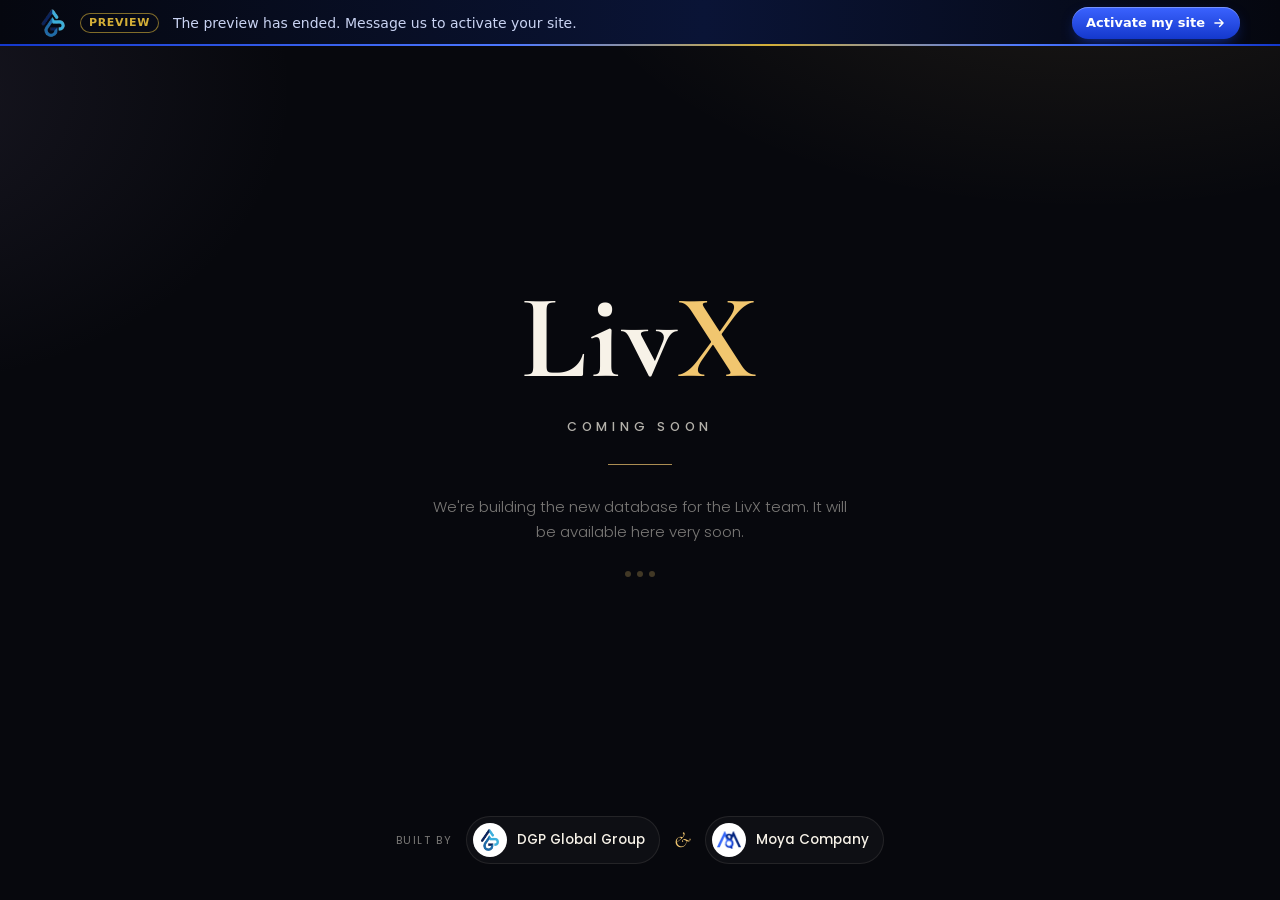
<file: index.html>
<!doctype html>
<html lang="en">
<head>
  <meta charset="utf-8">
  <meta name="viewport" content="width=device-width, initial-scale=1">
  <title>LivX Database · Coming Soon</title>
  <meta name="description" content="The LivX team database is on its way. Coming soon.">
  <meta name="robots" content="noindex">
  <meta name="theme-color" content="#07080d">
  <link rel="icon" href="favicon.svg" type="image/svg+xml">
  <meta property="og:type" content="website">
  <meta property="og:title" content="LivX Database · Coming Soon">
  <meta property="og:description" content="The LivX team database is on its way.">
  <link rel="canonical" href="https://livxteam.dgp-link.com/">
  <meta property="og:url" content="https://livxteam.dgp-link.com/">
  <meta property="og:site_name" content="LivX">
  <meta property="og:locale" content="en_US">
  <meta property="og:image" content="https://livxteam.dgp-link.com/og-image.png">
  <meta property="og:image:width" content="1200">
  <meta property="og:image:height" content="630">
  <meta name="twitter:card" content="summary_large_image">
  <meta name="twitter:title" content="LivX Database · Coming Soon">
  <meta name="twitter:description" content="The LivX team database is on its way.">
  <meta name="twitter:image" content="https://livxteam.dgp-link.com/og-image.png">
  <link rel="preconnect" href="https://fonts.googleapis.com">
  <link rel="preconnect" href="https://fonts.gstatic.com" crossorigin>
  <link href="https://fonts.googleapis.com/css2?family=Cormorant+Garamond:ital,wght@0,600;0,700;1,600&family=Poppins:wght@300;400;500;600&display=swap" rel="stylesheet">
  <link rel="stylesheet" href="assets/css/site.css">
  <style>
    body { min-height: 100vh; min-height: 100svh; display: flex; flex-direction: column; box-sizing: border-box; }
    .soon { flex: 1; display: grid; place-items: center; text-align: center; padding: 48px 20px; }
    .soon .word { font-family: var(--display); font-size: clamp(54px, 12vw, 120px); font-weight: 700; letter-spacing: .02em; line-height: 1; }
    .soon .word b { color: var(--gold); }
    .soon h1 { font-family: var(--body); font-size: 12.5px; font-weight: 500; letter-spacing: .38em; text-transform: uppercase; color: var(--ink-2); margin: 22px 0 0; }
    .soon .line { width: 64px; height: 1px; background: var(--gold); margin: 30px auto; opacity: .7; }
    .soon p { color: var(--ink-3); max-width: 420px; margin: 0 auto; font-weight: 300; }
    .soon .dots { display: inline-flex; gap: 6px; margin-top: 26px; }
    .soon .dots span { width: 6px; height: 6px; border-radius: 50%; background: var(--gold); opacity: .25; animation: pulse 1.4s infinite ease-in-out; }
    .soon .dots span:nth-child(2) { animation-delay: .2s; }
    .soon .dots span:nth-child(3) { animation-delay: .4s; }
    @keyframes pulse { 50% { opacity: 1; } }
    @media (prefers-reduced-motion: reduce) { .soon .dots span { animation: none; opacity: .6; } }
    .foot { display: flex; justify-content: center; padding: 0 20px 36px; }
  </style>
</head>
<body>
  <main class="soon">
    <div>
      <div class="word">Liv<b>X</b></div>
      <h1>Coming soon</h1>
      <div class="line"></div>
      <p>We're building the new database for the LivX team. It will be available here very soon.</p>
      <div class="dots" aria-hidden="true"><span></span><span></span><span></span></div>
    </div>
  </main>
  <div class="foot">
    <div class="by">
      <span class="lbl">Built by</span>
      <span class="agency"><span class="lg"><img src="assets/img/dgp-mark.png" alt=""></span>DGP Global Group</span>
      <span class="amp">&amp;</span>
      <span class="agency"><span class="lg"><img src="assets/img/moya-mark.png" alt=""></span>Moya Company</span>
    </div>
  </div>
  <script src="assets/dgp-trial.js" data-expires="2026-11-18T23:59:59-06:00" data-site="LivX" defer></script>
</body>
</html>
</file>
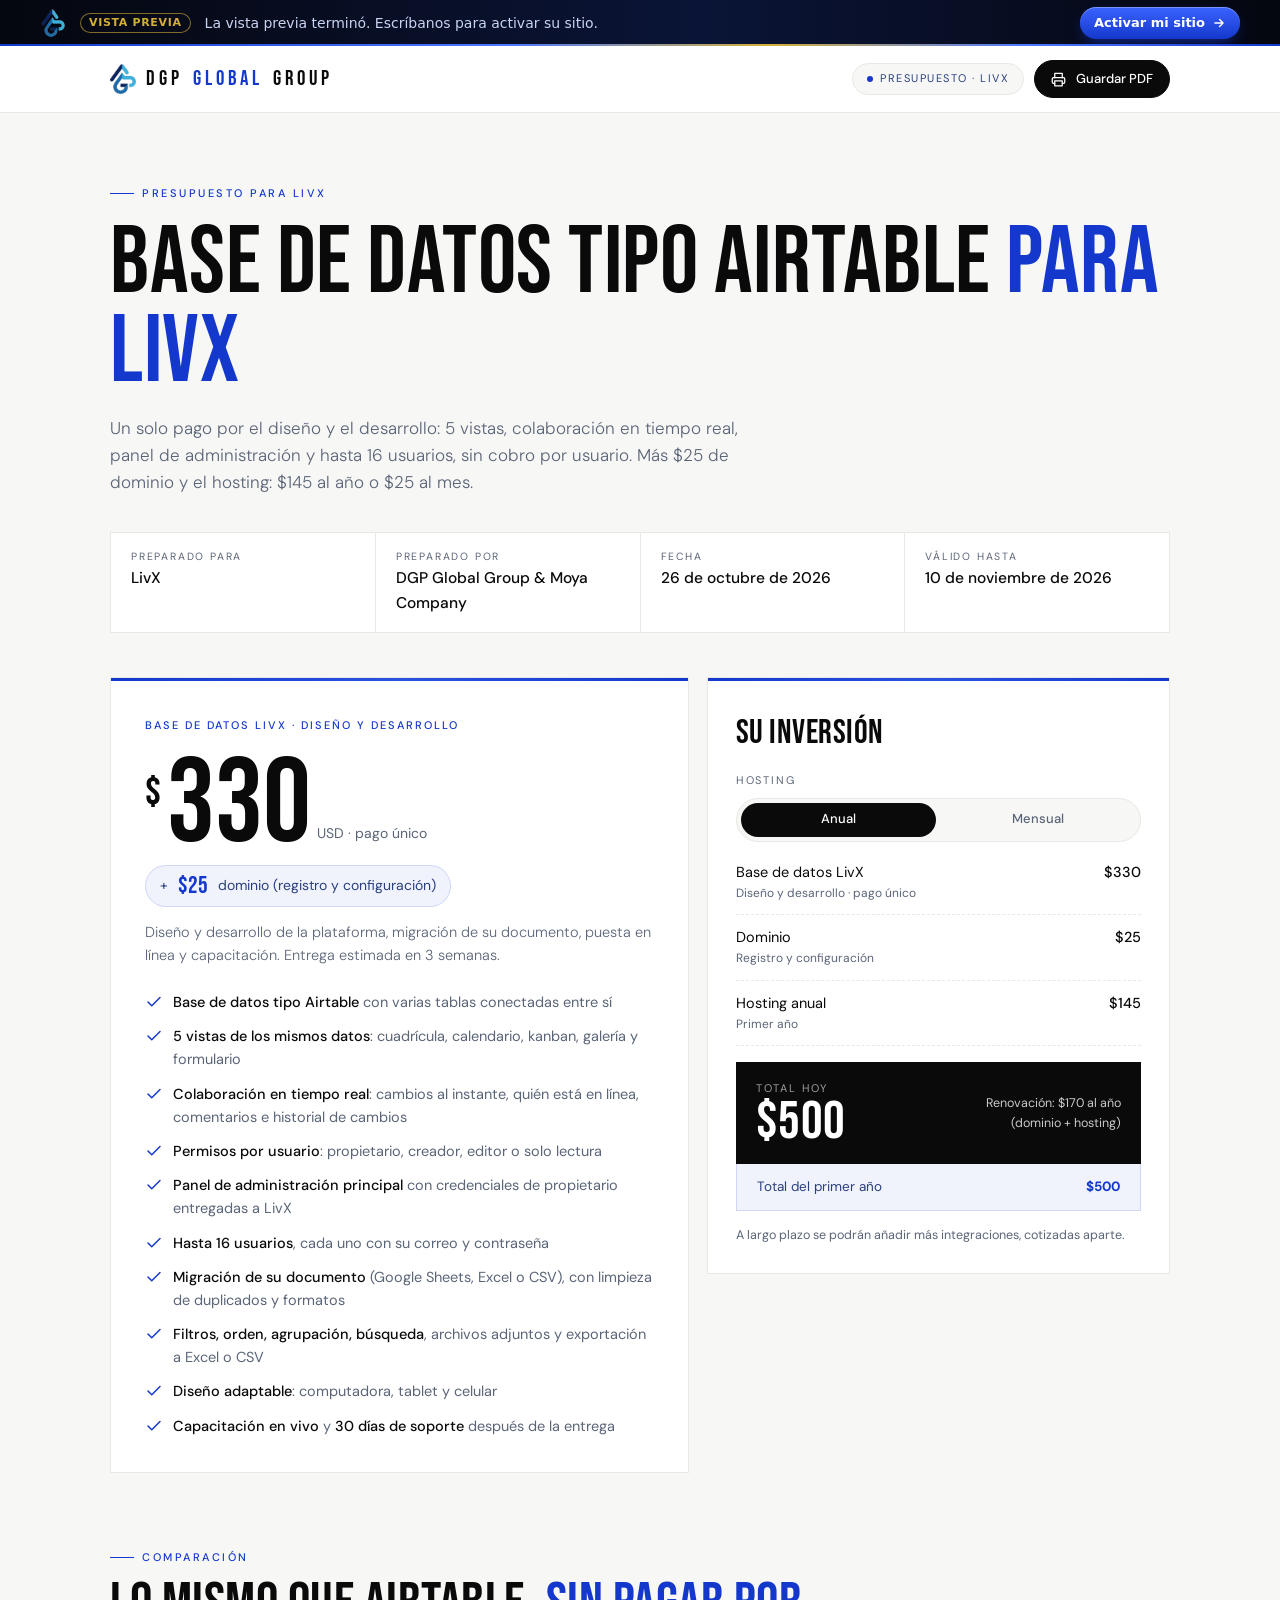
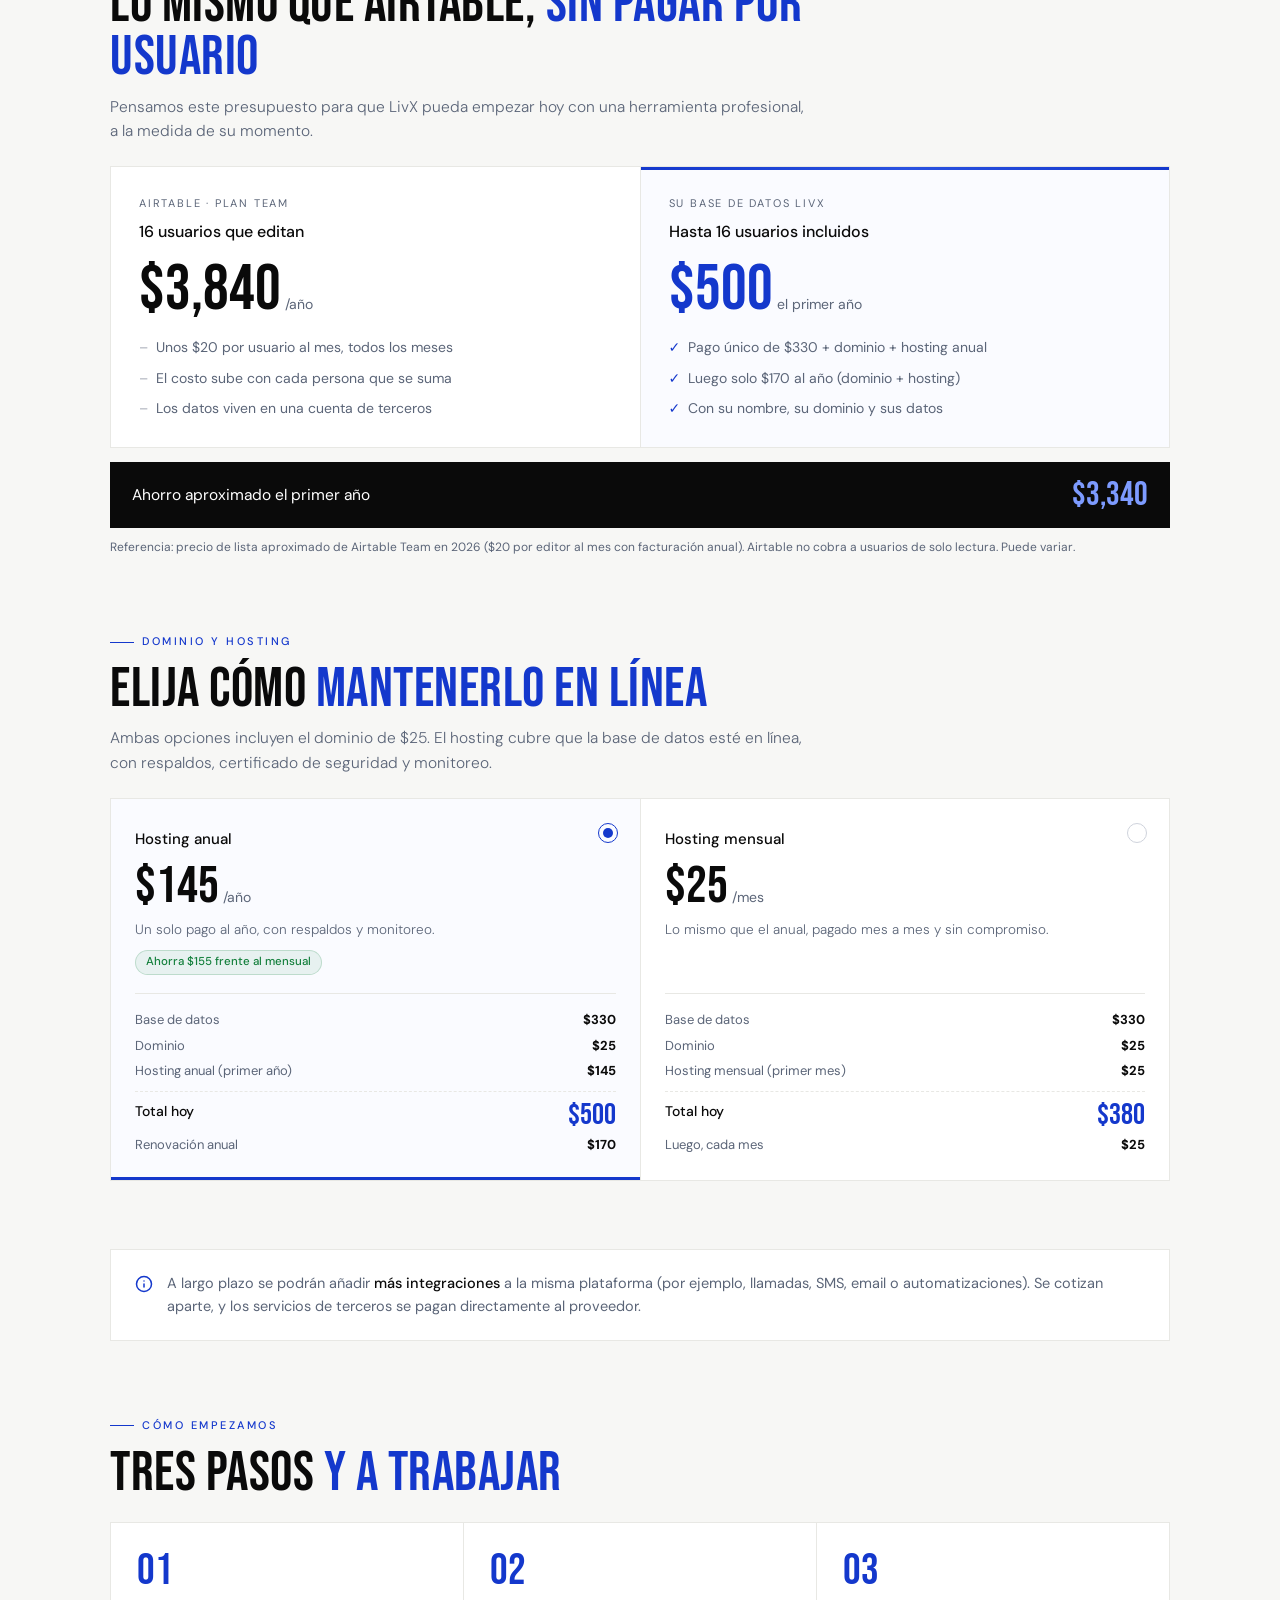
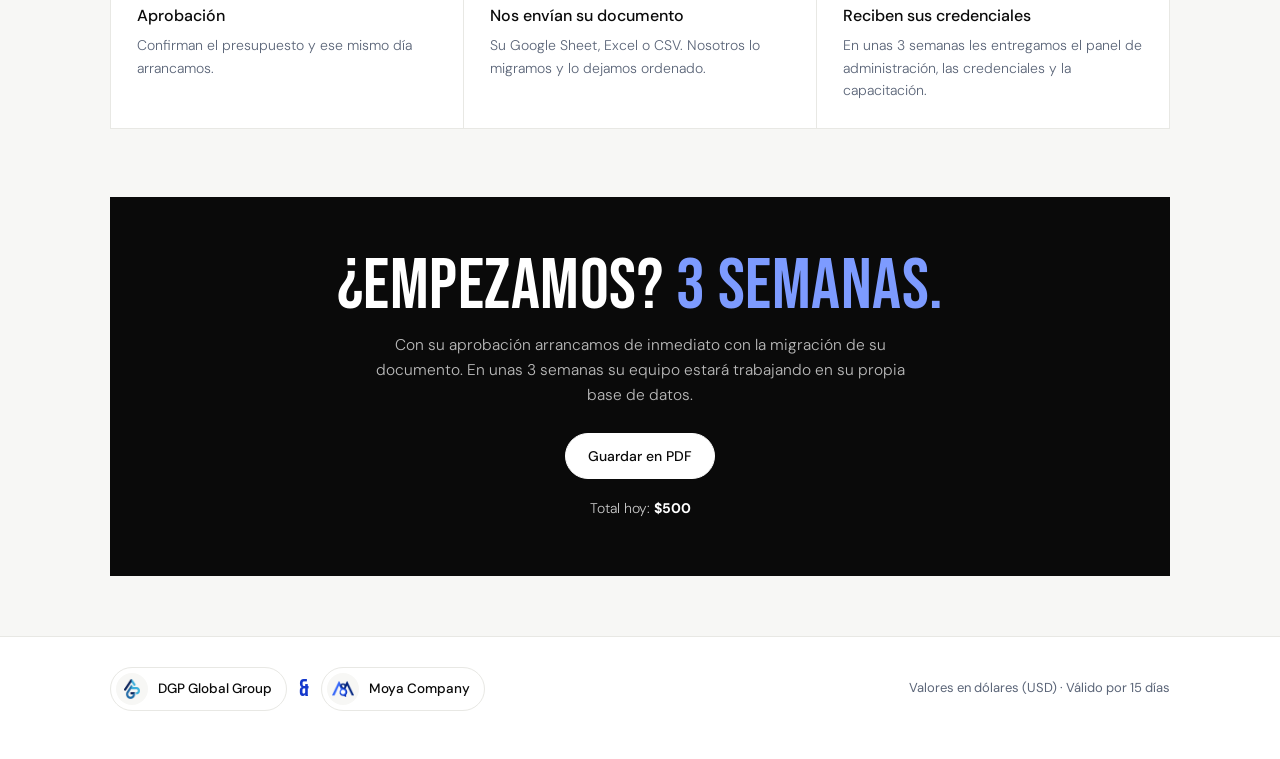
<file: presupuesto/index.html>
<!doctype html>
<html lang="es">
<head>
  <meta charset="utf-8">
  <meta name="viewport" content="width=device-width, initial-scale=1">
  <title>Presupuesto Base de Datos · LivX</title>
  <meta name="description" content="Presupuesto de la base de datos tipo Airtable para LivX: $330 USD pago único más $25 de dominio. Hosting de $145 al año o $25 al mes.">
  <meta name="robots" content="noindex">
  <meta name="theme-color" content="#ffffff">
  <meta property="og:type" content="website">
  <meta property="og:title" content="Presupuesto Base de Datos para LivX">
  <meta property="og:description" content="$330 USD pago único + $25 de dominio. Hosting: $145/año o $25/mes.">
  <link rel="icon" href="../assets/img/dgp-mark.png" type="image/png">
  <link rel="canonical" href="https://livxteam.dgp-link.com/presupuesto/">
  <meta property="og:url" content="https://livxteam.dgp-link.com/presupuesto/">
  <meta property="og:site_name" content="DGP Global Group">
  <meta property="og:locale" content="es_US">
  <meta property="og:image" content="https://livxteam.dgp-link.com/presupuesto/og-image.png">
  <meta property="og:image:width" content="1200">
  <meta property="og:image:height" content="630">
  <meta name="twitter:card" content="summary_large_image">
  <meta name="twitter:title" content="Presupuesto Base de Datos para LivX">
  <meta name="twitter:description" content="$330 USD pago único + $25 de dominio. Hosting: $145/año o $25/mes.">
  <meta name="twitter:image" content="https://livxteam.dgp-link.com/presupuesto/og-image.png">
  <link rel="preconnect" href="https://fonts.googleapis.com">
  <link rel="preconnect" href="https://fonts.gstatic.com" crossorigin>
  <link href="https://fonts.googleapis.com/css2?family=Bebas+Neue&family=DM+Sans:ital,wght@0,300;0,400;0,500;0,700;1,300&display=swap" rel="stylesheet">
  <style>
    /* Estilo DGP Global Group: claro, legible, azul de marca */
    :root {
      color-scheme: light;
      --white: #ffffff;
      --off: #f7f7f5;
      --black: #0a0a0a;
      --text: #1d2433;
      --soft: #5b6578;
      --muted: #2a3f7e;
      --blue: #1438cc;
      --blue-l: #2a52e0;
      --blue-bg: rgba(20, 56, 204, .06);
      --border: #e8e8e4;
      --good: #15803d;
      --display: "Bebas Neue", Impact, sans-serif;
      --body: "DM Sans", system-ui, -apple-system, "Segoe UI", sans-serif;
    }
    * { box-sizing: border-box; }
    html, body { margin: 0; }
    /* --dgp-trial-h: height of the DGP trial bar (set by assets/dgp-trial.js; 0 when absent) */
    html { scroll-behavior: smooth; scroll-padding-top: calc(76px + var(--dgp-trial-h, 0px)); }
    body { padding-top: var(--dgp-trial-h, 0px); font-family: var(--body); font-size: 15.5px; line-height: 1.6; color: var(--text); background: var(--off); -webkit-font-smoothing: antialiased; }
    a { color: inherit; }
    h1, h2, h3, p { margin: 0; }
    svg.i { width: 18px; height: 18px; stroke: currentColor; fill: none; stroke-width: 2; stroke-linecap: round; stroke-linejoin: round; flex: none; }
    .wrap { max-width: 1100px; margin: 0 auto; padding: 0 20px; }

    /* Barra superior */
    .top { position: sticky; top: var(--dgp-trial-h, 0px); z-index: 20; background: rgba(255, 255, 255, .92); backdrop-filter: blur(12px); -webkit-backdrop-filter: blur(12px); border-bottom: 1px solid var(--border); }
    .top .wrap { display: flex; align-items: center; justify-content: space-between; gap: 12px; height: 66px; }
    .top .right { display: flex; gap: 10px; align-items: center; }
    .logo { display: flex; align-items: center; gap: 10px; font-family: var(--display); font-size: 21px; letter-spacing: 4px; color: var(--black); white-space: nowrap; }
    .logo img { width: 26px; height: auto; }
    .logo span { color: var(--blue); }
    .badge { display: inline-flex; align-items: center; gap: 7px; background: var(--off); border: 1px solid var(--border); border-radius: 100px; padding: 6px 14px; font-size: 11px; color: var(--muted); letter-spacing: 1.5px; text-transform: uppercase; }
    .badge .dot { width: 6px; height: 6px; border-radius: 50%; background: var(--blue); }

    /* Botones */
    .btn { display: inline-flex; align-items: center; justify-content: center; gap: 10px; height: 46px; padding: 0 22px; border-radius: 100px; font: inherit; font-size: 14px; font-weight: 500; cursor: pointer; text-decoration: none; white-space: nowrap; border: 1px solid var(--black); background: var(--black); color: var(--white); transition: background .25s, transform .25s, box-shadow .25s, border-color .25s; }
    .btn:hover { background: var(--blue); border-color: var(--blue); transform: translateY(-3px); box-shadow: 0 14px 32px rgba(20, 56, 204, .28); }
    .btn.sm { height: 38px; padding: 0 16px; font-size: 13px; }
    .btn.sm svg.i { width: 15px; height: 15px; }

    /* Portada */
    .hero { padding: 64px 0 34px; }
    .eyebrow { display: inline-flex; align-items: center; gap: 8px; font-size: 11px; letter-spacing: 2.5px; text-transform: uppercase; color: var(--blue); font-weight: 500; }
    .eyebrow::before { content: ""; width: 24px; height: 1px; background: var(--blue); }
    .hero h1 { font-family: var(--display); font-weight: 400; font-size: clamp(52px, 8vw, 96px); line-height: .92; color: var(--black); margin: 18px 0; letter-spacing: .5px; }
    .hero h1 span { color: var(--blue); }
    .hero .lead { font-size: 17px; color: var(--soft); max-width: 640px; font-weight: 300; }
    .meta { display: grid; grid-template-columns: repeat(4, minmax(0, 1fr)); gap: 1px; background: var(--border); border: 1px solid var(--border); margin-top: 36px; }
    .meta > div { background: var(--white); padding: 16px 20px; }
    .meta small { display: block; font-size: 10.5px; letter-spacing: 1.8px; text-transform: uppercase; color: var(--soft); }
    .meta strong { font-weight: 500; color: var(--black); }

    section { padding: 34px 0; }
    .sec-head { margin-bottom: 22px; max-width: 700px; }
    .sec-head h2 { font-family: var(--display); font-weight: 400; font-size: clamp(36px, 5vw, 56px); line-height: .95; color: var(--black); margin-top: 12px; letter-spacing: .5px; }
    .sec-head h2 span { color: var(--blue); }
    .sec-head p { color: var(--soft); margin-top: 10px; font-weight: 300; }

    .card { background: var(--white); border: 1px solid var(--border); position: relative; overflow: hidden; }
    .card.line::before { content: ""; position: absolute; top: 0; left: 0; right: 0; height: 3px; background: linear-gradient(90deg, var(--blue), var(--blue-l), var(--blue)); }

    /* Inversión */
    .price-wrap { display: grid; grid-template-columns: minmax(0, 1.25fr) minmax(0, 1fr); gap: 18px; align-items: start; }
    .price-card { padding: 34px; }
    .price-card .lbl { font-size: 11px; letter-spacing: 2px; text-transform: uppercase; color: var(--blue); font-weight: 500; }
    .price { display: flex; align-items: flex-start; gap: 6px; margin: 14px 0 6px; color: var(--black); flex-wrap: wrap; }
    .price .cur { font-family: var(--display); font-size: 40px; margin-top: 10px; }
    .price .amt { font-family: var(--display); font-size: 120px; line-height: .9; }
    .price .per { align-self: flex-end; margin-bottom: 14px; color: var(--soft); font-size: 14px; }
    .plus { display: inline-flex; align-items: center; gap: 10px; margin-bottom: 14px; padding: 8px 14px; background: var(--blue-bg); border: 1px solid rgba(20, 56, 204, .15); border-radius: 100px; font-size: 14px; color: var(--muted); }
    .plus b { font-family: var(--display); font-weight: 400; font-size: 24px; line-height: 1; color: var(--blue); }
    .price-sub { color: var(--soft); font-size: 14.5px; font-weight: 300; }
    .checks { list-style: none; padding: 0; margin: 24px 0 0; display: grid; gap: 11px; }
    .checks li { display: flex; gap: 10px; font-size: 14.5px; color: var(--soft); }
    .checks li strong { color: var(--black); font-weight: 500; }
    .checks svg.i { color: var(--blue); margin-top: 2px; }

    .summary { padding: 28px; position: sticky; top: calc(86px + var(--dgp-trial-h, 0px)); }
    .summary h3 { font-family: var(--display); font-weight: 400; font-size: 34px; color: var(--black); letter-spacing: .5px; }
    .seg-lbl { font-size: 11px; letter-spacing: 1.8px; text-transform: uppercase; color: var(--soft); margin-top: 12px; }
    .seg { display: grid; grid-template-columns: repeat(2, 1fr); gap: 4px; padding: 4px; background: var(--off); border: 1px solid var(--border); border-radius: 100px; margin: 8px 0 8px; }
    .seg button { font: inherit; font-size: 13px; font-weight: 500; height: 34px; border: 0; border-radius: 100px; background: none; color: var(--soft); cursor: pointer; transition: background .2s, color .2s; }
    .seg button.on { background: var(--black); color: var(--white); }
    .sum-line { display: flex; justify-content: space-between; gap: 12px; padding: 11px 0; border-bottom: 1px dashed var(--border); font-size: 14.5px; color: var(--black); }
    .sum-line small { display: block; color: var(--soft); font-size: 12px; }
    .sum-line span:last-child { font-variant-numeric: tabular-nums; font-weight: 500; white-space: nowrap; }
    .sum-total { margin-top: 16px; padding: 18px 20px; background: var(--black); color: var(--white); display: flex; justify-content: space-between; align-items: center; gap: 12px; }
    .sum-total small { display: block; font-size: 11px; letter-spacing: 1.8px; text-transform: uppercase; color: rgba(255, 255, 255, .6); }
    .sum-total strong { font-family: var(--display); font-weight: 400; font-size: 54px; line-height: .9; letter-spacing: .5px; }
    .sum-total .then { text-align: right; font-size: 12.5px; color: rgba(255, 255, 255, .78); max-width: 160px; }
    .sum-year { display: flex; justify-content: space-between; gap: 12px; padding: 12px 20px; background: var(--blue-bg); border: 1px solid rgba(20, 56, 204, .15); border-top: 0; font-size: 13.5px; color: var(--muted); }
    .sum-year b { color: var(--blue); font-variant-numeric: tabular-nums; }
    .sum-note { font-size: 12.5px; color: var(--soft); margin-top: 14px; }

    /* Hosting */
    .opts { display: grid; grid-template-columns: repeat(2, minmax(0, 1fr)); gap: 1px; background: var(--border); border: 1px solid var(--border); }
    .opt { position: relative; padding: 28px 24px 24px; cursor: pointer; background: var(--white); display: flex; flex-direction: column; transition: background .2s; }
    .opt:hover { background: #fbfbff; }
    .opt input { position: absolute; opacity: 0; pointer-events: none; }
    .opt::after { content: ""; position: absolute; left: 0; right: 0; bottom: 0; height: 3px; background: var(--blue); transform: scaleX(0); transform-origin: left; transition: transform .35s cubic-bezier(.22, 1, .36, 1); }
    .opt.on { background: #fafbff; }
    .opt.on::after { transform: scaleX(1); }
    .opt .radio { position: absolute; top: 24px; right: 22px; width: 20px; height: 20px; border-radius: 50%; border: 1.5px solid #cfd3dc; display: grid; place-items: center; }
    .opt.on .radio { border-color: var(--blue); }
    .opt.on .radio::after { content: ""; width: 10px; height: 10px; border-radius: 50%; background: var(--blue); }
    .opt input:focus-visible ~ .radio { outline: 2px solid var(--blue); outline-offset: 2px; }
    .opt h3 { font-size: 15px; font-weight: 500; color: var(--black); }
    .opt .pr { font-family: var(--display); font-size: 52px; line-height: 1; color: var(--black); margin: 10px 0 6px; }
    .opt .pr small { font-family: var(--body); font-size: 14px; color: var(--soft); }
    .opt p { font-size: 13.5px; color: var(--soft); font-weight: 300; }
    .opt .save { align-self: flex-start; margin-top: 10px; font-size: 11.5px; font-weight: 500; color: var(--good); background: rgba(21, 128, 61, .08); border: 1px solid rgba(21, 128, 61, .2); border-radius: 100px; padding: 2px 10px; }
    .opt .tot { margin-top: auto; padding-top: 16px; border-top: 1px solid var(--border); display: grid; gap: 5px; }
    .opt .tot-wrap { margin-top: 18px; flex: 1; display: flex; flex-direction: column; }
    .opt .tot div { display: flex; justify-content: space-between; gap: 10px; font-size: 13px; color: var(--soft); }
    .opt .tot b { color: var(--black); font-weight: 700; font-variant-numeric: tabular-nums; white-space: nowrap; }
    .opt .tot .big { margin-top: 4px; padding-top: 8px; border-top: 1px dashed var(--border); font-size: 14px; color: var(--black); font-weight: 500; }
    .opt .tot .big b { font-family: var(--display); font-weight: 400; font-size: 30px; line-height: 1; color: var(--blue); }

    .callout { padding: 22px 24px; display: flex; gap: 14px; align-items: flex-start; }
    .callout svg.i { color: var(--blue); margin-top: 3px; }
    .callout p { color: var(--soft); font-size: 14.5px; }
    .callout strong { color: var(--black); font-weight: 500; }


    .cta { text-align: center; padding: 56px 24px; background: var(--black); color: var(--white); border: 0; }
    .cta h2 { font-family: var(--display); font-weight: 400; font-size: clamp(44px, 6vw, 72px); line-height: .95; letter-spacing: .5px; }
    .cta h2 span { color: #7d9bff; }
    .cta p { color: rgba(255, 255, 255, .72); margin: 12px auto 26px; max-width: 560px; font-weight: 300; }
    .cta .btn { background: var(--white); color: var(--black); border-color: var(--white); }
    .cta .btn:hover { background: var(--blue); border-color: var(--blue); color: var(--white); }
    .cta .total-line { margin: 18px auto 0; font-size: 14px; color: rgba(255, 255, 255, .78); }
    .cta .total-line strong { color: var(--white); }

    .by { display: flex; align-items: center; gap: 12px; flex-wrap: wrap; }
    .agency { display: inline-flex; align-items: center; gap: 10px; padding: 5px 14px 5px 5px; border-radius: 100px; background: var(--white); border: 1px solid var(--border); font-size: 13.5px; font-weight: 500; color: var(--black); }
    .agency .lg { width: 32px; height: 32px; border-radius: 50%; background: var(--off); display: grid; place-items: center; }
    .agency .lg img { max-width: 22px; max-height: 20px; }
    .amp { font-family: var(--display); font-size: 24px; color: var(--blue); }
    footer { padding: 30px 0 48px; color: var(--soft); font-size: 13px; border-top: 1px solid var(--border); margin-top: 26px; background: var(--white); }
    footer .wrap { display: flex; justify-content: space-between; align-items: center; gap: 16px; flex-wrap: wrap; }

    /* Comparación y pasos */
    .vs { display: grid; grid-template-columns: minmax(0, 1fr) minmax(0, 1fr); gap: 1px; background: var(--border); border: 1px solid var(--border); }
    .vs > div { background: var(--white); padding: 28px; }
    .vs .us { background: #fafbff; position: relative; }
    .vs .us::before { content: ""; position: absolute; top: 0; left: 0; right: 0; height: 3px; background: linear-gradient(90deg, var(--blue), var(--blue-l), var(--blue)); }
    .vs small { display: block; font-size: 11px; letter-spacing: 1.8px; text-transform: uppercase; color: var(--soft); }
    .vs h3 { font-size: 16px; font-weight: 500; color: var(--black); margin-top: 6px; }
    .vs .big { font-family: var(--display); font-size: 64px; line-height: 1; margin: 14px 0 4px; color: var(--black); }
    .vs .us .big { color: var(--blue); }
    .vs .big small { display: inline; font-family: var(--body); font-size: 14px; letter-spacing: 0; text-transform: none; }
    .vs ul { list-style: none; padding: 0; margin: 14px 0 0; display: grid; gap: 8px; font-size: 14px; color: var(--soft); }
    .vs li { display: flex; gap: 8px; }
    .vs li::before { content: "–"; color: #a3a9b5; }
    .vs .us li::before { content: "✓"; color: var(--blue); font-weight: 700; }
    .save-band { margin-top: 14px; padding: 16px 22px; background: var(--black); color: var(--white); display: flex; justify-content: space-between; align-items: center; gap: 16px; flex-wrap: wrap; }
    .save-band b { font-family: var(--display); font-weight: 400; font-size: 34px; color: #7d9bff; line-height: 1; }
    .fine { font-size: 12px; color: var(--soft); margin-top: 10px; }
    .how { display: grid; grid-template-columns: repeat(3, minmax(0, 1fr)); gap: 1px; background: var(--border); border: 1px solid var(--border); }
    .how > div { background: var(--white); padding: 26px; }
    .how .n { font-family: var(--display); font-size: 44px; line-height: 1; color: var(--blue); }
    .how h3 { font-size: 16px; font-weight: 500; color: var(--black); margin: 10px 0 6px; }
    .how p { font-size: 14px; color: var(--soft); font-weight: 300; }
    @media (max-width: 760px) { .vs, .how { grid-template-columns: minmax(0, 1fr); } }

    @media (max-width: 900px) {
      .price-wrap { grid-template-columns: minmax(0, 1fr); }
      .summary { position: static; }
      .opts { grid-template-columns: minmax(0, 1fr); }
    }
    @media (max-width: 640px) {
      .meta { grid-template-columns: repeat(2, minmax(0, 1fr)); }
      .hero { padding: 40px 0 20px; }
      .price .amt { font-size: 96px; }
      .price-card, .summary { padding: 22px; }
      .badge { display: none; }
      .logo { font-size: 18px; letter-spacing: 3px; }
      .sum-total strong { font-size: 46px; }
      }
    @media print {
      body { background: #fff; font-size: 12.5px; }
      .top, .no-print, #dgp-trial { display: none !important; }
      body { padding-top: 0; }
      .card, .opt { break-inside: avoid; }
      section { padding: 14px 0; }
      .hero { padding: 0 0 10px; }
      .summary { position: static; }
      .cta { background: #fff; color: #000; border: 1px solid var(--border); }
      .cta p, .cta .total-line { color: #333; }
      .cta .total-line strong { color: #000; }
      .sum-total { -webkit-print-color-adjust: exact; print-color-adjust: exact; }
    }
  </style>
</head>
<body>
  <header class="top">
    <div class="wrap">
      <span class="logo"><img src="../assets/img/dgp-mark.png" alt="">DGP <span>GLOBAL</span> GROUP</span>
      <div class="right">
        <span class="badge"><span class="dot"></span>Presupuesto · LivX</span>
        <button class="btn sm no-print" type="button" onclick="window.print()"><svg class="i" viewBox="0 0 24 24"><polyline points="6 9 6 2 18 2 18 9"/><path d="M6 18H4a2 2 0 0 1-2-2v-5a2 2 0 0 1 2-2h16a2 2 0 0 1 2 2v5a2 2 0 0 1-2 2h-2"/><rect x="6" y="14" width="12" height="8"/></svg>Guardar PDF</button>
      </div>
    </div>
  </header>

  <main class="wrap">
    <div class="hero">
      <span class="eyebrow">Presupuesto para LivX</span>
      <h1>Base de datos tipo Airtable <span>para LivX</span></h1>
      <p class="lead">Un solo pago por el diseño y el desarrollo: 5 vistas, colaboración en tiempo real, panel de administración y hasta 16 usuarios, sin cobro por usuario. Más $25 de dominio y el hosting: $145 al año o $25 al mes.</p>
      <div class="meta">
        <div><small>Preparado para</small><strong>LivX</strong></div>
        <div><small>Preparado por</small><strong>DGP Global Group &amp; Moya Company</strong></div>
        <div><small>Fecha</small><strong id="issued">—</strong></div>
        <div><small>Válido hasta</small><strong id="valid">—</strong></div>
      </div>
    </div>

    <!-- Inversión -->
    <section id="inversion" style="padding-top:10px">
      <div class="price-wrap">
        <div class="card line price-card">
          <span class="lbl">Base de datos LivX · diseño y desarrollo</span>
          <div class="price"><span class="cur">$</span><span class="amt">330</span><span class="per">USD · pago único</span></div>
          <div class="plus">+ <b>$25</b> dominio (registro y configuración)</div>
          <p class="price-sub">Diseño y desarrollo de la plataforma, migración de su documento, puesta en línea y capacitación. Entrega estimada en 3 semanas.</p>
          <ul class="checks">
            <li><svg class="i" viewBox="0 0 24 24"><polyline points="20 6 9 17 4 12"/></svg><span><strong>Base de datos tipo Airtable</strong> con varias tablas conectadas entre sí</span></li>
            <li><svg class="i" viewBox="0 0 24 24"><polyline points="20 6 9 17 4 12"/></svg><span><strong>5 vistas de los mismos datos</strong>: cuadrícula, calendario, kanban, galería y formulario</span></li>
            <li><svg class="i" viewBox="0 0 24 24"><polyline points="20 6 9 17 4 12"/></svg><span><strong>Colaboración en tiempo real</strong>: cambios al instante, quién está en línea, comentarios e historial de cambios</span></li>
            <li><svg class="i" viewBox="0 0 24 24"><polyline points="20 6 9 17 4 12"/></svg><span><strong>Permisos por usuario</strong>: propietario, creador, editor o solo lectura</span></li>
            <li><svg class="i" viewBox="0 0 24 24"><polyline points="20 6 9 17 4 12"/></svg><span><strong>Panel de administración principal</strong> con credenciales de propietario entregadas a LivX</span></li>
            <li><svg class="i" viewBox="0 0 24 24"><polyline points="20 6 9 17 4 12"/></svg><span><strong>Hasta 16 usuarios</strong>, cada uno con su correo y contraseña</span></li>
            <li><svg class="i" viewBox="0 0 24 24"><polyline points="20 6 9 17 4 12"/></svg><span><strong>Migración de su documento</strong> (Google Sheets, Excel o CSV), con limpieza de duplicados y formatos</span></li>
            <li><svg class="i" viewBox="0 0 24 24"><polyline points="20 6 9 17 4 12"/></svg><span><strong>Filtros, orden, agrupación, búsqueda</strong>, archivos adjuntos y exportación a Excel o CSV</span></li>
            <li><svg class="i" viewBox="0 0 24 24"><polyline points="20 6 9 17 4 12"/></svg><span><strong>Diseño adaptable</strong>: computadora, tablet y celular</span></li>
            <li><svg class="i" viewBox="0 0 24 24"><polyline points="20 6 9 17 4 12"/></svg><span><strong>Capacitación en vivo</strong> y <strong>30 días de soporte</strong> después de la entrega</span></li>
          </ul>
        </div>

        <aside class="card line summary">
          <h3>Su inversión</h3>
          <div class="seg-lbl no-print">Hosting</div>
          <div class="seg no-print" id="seg" role="group" aria-label="Opción de hosting">
            <button type="button" data-v="year">Anual</button>
            <button type="button" data-v="month">Mensual</button>
          </div>
          <div id="lines"></div>
          <div class="sum-total">
            <div><small>Total hoy</small><strong id="total">—</strong></div>
            <div class="then" id="then"></div>
          </div>
          <div class="sum-year"><span>Total del primer año</span><b id="year">—</b></div>
          <p class="sum-note">A largo plazo se podrán añadir más integraciones, cotizadas aparte.</p>
        </aside>
      </div>
    </section>

    <!-- Comparación -->
    <section id="comparacion">
      <div class="sec-head">
        <span class="eyebrow">Comparación</span>
        <h2>Lo mismo que Airtable, <span>sin pagar por usuario</span></h2>
        <p>Pensamos este presupuesto para que LivX pueda empezar hoy con una herramienta profesional, a la medida de su momento.</p>
      </div>
      <div class="vs">
        <div>
          <small>Airtable · plan Team</small>
          <h3>16 usuarios que editan</h3>
          <div class="big">$3,840<small> /año</small></div>
          <ul><li>Unos $20 por usuario al mes, todos los meses</li><li>El costo sube con cada persona que se suma</li><li>Los datos viven en una cuenta de terceros</li></ul>
        </div>
        <div class="us">
          <small>Su base de datos LivX</small>
          <h3>Hasta 16 usuarios incluidos</h3>
          <div class="big">$500<small> el primer año</small></div>
          <ul><li>Pago único de $330 + dominio + hosting anual</li><li>Luego solo $170 al año (dominio + hosting)</li><li>Con su nombre, su dominio y sus datos</li></ul>
        </div>
      </div>
      <div class="save-band"><span>Ahorro aproximado el primer año</span><b>$3,340</b></div>
      <p class="fine">Referencia: precio de lista aproximado de Airtable Team en 2026 ($20 por editor al mes con facturación anual). Airtable no cobra a usuarios de solo lectura. Puede variar.</p>
    </section>

    <!-- Hosting -->
    <section id="hosting">
      <div class="sec-head">
        <span class="eyebrow">Dominio y hosting</span>
        <h2>Elija cómo <span>mantenerlo en línea</span></h2>
        <p>Ambas opciones incluyen el dominio de $25. El hosting cubre que la base de datos esté en línea, con respaldos, certificado de seguridad y monitoreo.</p>
      </div>
      <div class="opts" id="hostOpts"></div>
    </section>

    <!-- Integraciones -->
    <section id="integraciones">
      <div class="card callout">
        <svg class="i" viewBox="0 0 24 24"><circle cx="12" cy="12" r="10"/><line x1="12" y1="16" x2="12" y2="12"/><line x1="12" y1="8" x2="12.01" y2="8"/></svg>
        <p>A largo plazo se podrán añadir <strong>más integraciones</strong> a la misma plataforma (por ejemplo, llamadas, SMS, email o automatizaciones). Se cotizan aparte, y los servicios de terceros se pagan directamente al proveedor.</p>
      </div>
    </section>

    <!-- Cómo empezamos -->
    <section>
      <div class="sec-head">
        <span class="eyebrow">Cómo empezamos</span>
        <h2>Tres pasos <span>y a trabajar</span></h2>
      </div>
      <div class="how">
        <div><div class="n">01</div><h3>Aprobación</h3><p>Confirman el presupuesto y ese mismo día arrancamos.</p></div>
        <div><div class="n">02</div><h3>Nos envían su documento</h3><p>Su Google Sheet, Excel o CSV. Nosotros lo migramos y lo dejamos ordenado.</p></div>
        <div><div class="n">03</div><h3>Reciben sus credenciales</h3><p>En unas 3 semanas les entregamos el panel de administración, las credenciales y la capacitación.</p></div>
      </div>
    </section>

    <!-- Cierre -->
    <section>
      <div class="card cta">
        <h2>¿Empezamos? <span>3 semanas.</span></h2>
        <p>Con su aprobación arrancamos de inmediato con la migración de su documento. En unas 3 semanas su equipo estará trabajando en su propia base de datos.</p>
        <button class="btn no-print" type="button" onclick="window.print()">Guardar en PDF</button>
        <p class="total-line" id="selNote"></p>
      </div>
    </section>
  </main>

  <footer>
    <div class="wrap">
      <div class="by">
        <span class="agency"><span class="lg"><img src="../assets/img/dgp-mark.png" alt="Logo de DGP Global Group"></span>DGP Global Group</span>
        <span class="amp">&amp;</span>
        <span class="agency"><span class="lg"><img src="../assets/img/moya-mark.png" alt="Logo de Moya Company"></span>Moya Company</span>
      </div>
      <span>Valores en dólares (USD) · Válido por 15 días</span>
    </div>
  </footer>

  <script>
    const PRICE = 330, DOMAIN = 25;
    const HOST = {
      year: {
        title: 'Hosting anual', price: 145, unit: '/año', desc: 'Un solo pago al año, con respaldos y monitoreo.', save: 'Ahorra $155 frente al mensual',
        line: 'Hosting anual', sub: 'Primer año', today: 145, firstYear: 145, then: 'Renovación: $170 al año (dominio + hosting)',
        after: ['Renovación anual', '$170']
      },
      month: {
        title: 'Hosting mensual', price: 25, unit: '/mes', desc: 'Lo mismo que el anual, pagado mes a mes y sin compromiso.',
        line: 'Hosting mensual', sub: 'Primer mes', today: 25, firstYear: 300, then: 'Luego $25 al mes + dominio $25 al año',
        after: ['Luego, cada mes', '$25']
      }
    };
    const money = (n) => '$' + n.toLocaleString('en-US', { minimumFractionDigits: n % 1 ? 2 : 0, maximumFractionDigits: 2 });
    let host = 'year';

    // Tarjetas de hosting con el total de cada opción
    document.getElementById('hostOpts').innerHTML = Object.entries(HOST).map(([k, h]) => `
      <label class="opt" data-v="${k}">
        <input type="radio" name="host" value="${k}">
        <span class="radio"></span>
        <h3>${h.title}</h3>
        <div class="pr">${money(h.price)}<small> ${h.unit}</small></div>
        <p>${h.desc}</p>
        ${h.save ? `<span class="save">${h.save}</span>` : ''}
        <div class="tot-wrap"><div class="tot">
          <div><span>Base de datos</span><b>${money(PRICE)}</b></div>
          <div><span>Dominio</span><b>${money(DOMAIN)}</b></div>
          ${h.line ? `<div><span>${h.title} (${h.sub.toLowerCase()})</span><b>${money(h.today)}</b></div>` : ''}
          <div class="big"><span>Total hoy</span><b>${money(PRICE + DOMAIN + h.today)}</b></div>
          <div><span>${h.after[0]}</span><b>${h.after[1]}</b></div>
        </div></div>
      </label>`).join('');

    function update() {
      const h = HOST[host];
      const total = PRICE + DOMAIN + h.today;
      document.getElementById('lines').innerHTML =
        `<div class="sum-line"><span>Base de datos LivX<small>Diseño y desarrollo · pago único</small></span><span>${money(PRICE)}</span></div>` +
        `<div class="sum-line"><span>Dominio<small>Registro y configuración</small></span><span>${money(DOMAIN)}</span></div>` +
        (h.line ? `<div class="sum-line"><span>${h.line}<small>${h.sub}</small></span><span>${money(h.today)}</span></div>` : '');
      document.getElementById('total').textContent = money(total);
      document.getElementById('then').textContent = h.then;
      document.getElementById('year').textContent = money(PRICE + DOMAIN + h.firstYear);
      document.getElementById('selNote').innerHTML =
        `Total hoy: <strong>${money(total)}</strong>`;
      document.querySelectorAll('.opt').forEach((el) => {
        el.classList.toggle('on', el.dataset.v === host);
        el.querySelector('input').checked = el.dataset.v === host;
      });
      document.querySelectorAll('#seg button').forEach((b) => b.classList.toggle('on', b.dataset.v === host));
    }
    document.getElementById('hostOpts').addEventListener('change', (e) => { host = e.target.value; update(); });
    document.getElementById('seg').addEventListener('click', (e) => {
      const b = e.target.closest('button'); if (!b) return;
      host = b.dataset.v; update();
    });

    // Fecha de emisión fija: la validez no se mueve cada vez que se abre la página
    const ISSUED = new Date(2026, 9, 26);
    const fmt = (x) => x.toLocaleDateString('es-US', { day: 'numeric', month: 'long', year: 'numeric' });
    document.getElementById('issued').textContent = fmt(ISSUED);
    document.getElementById('valid').textContent = fmt(new Date(ISSUED.getTime() + 15 * 86400000));
    update();
  </script>
  <script src="../assets/dgp-trial.js" data-expires="2026-11-18T23:59:59-06:00" data-site="LivX" defer></script>
</body>
</html>
</file>
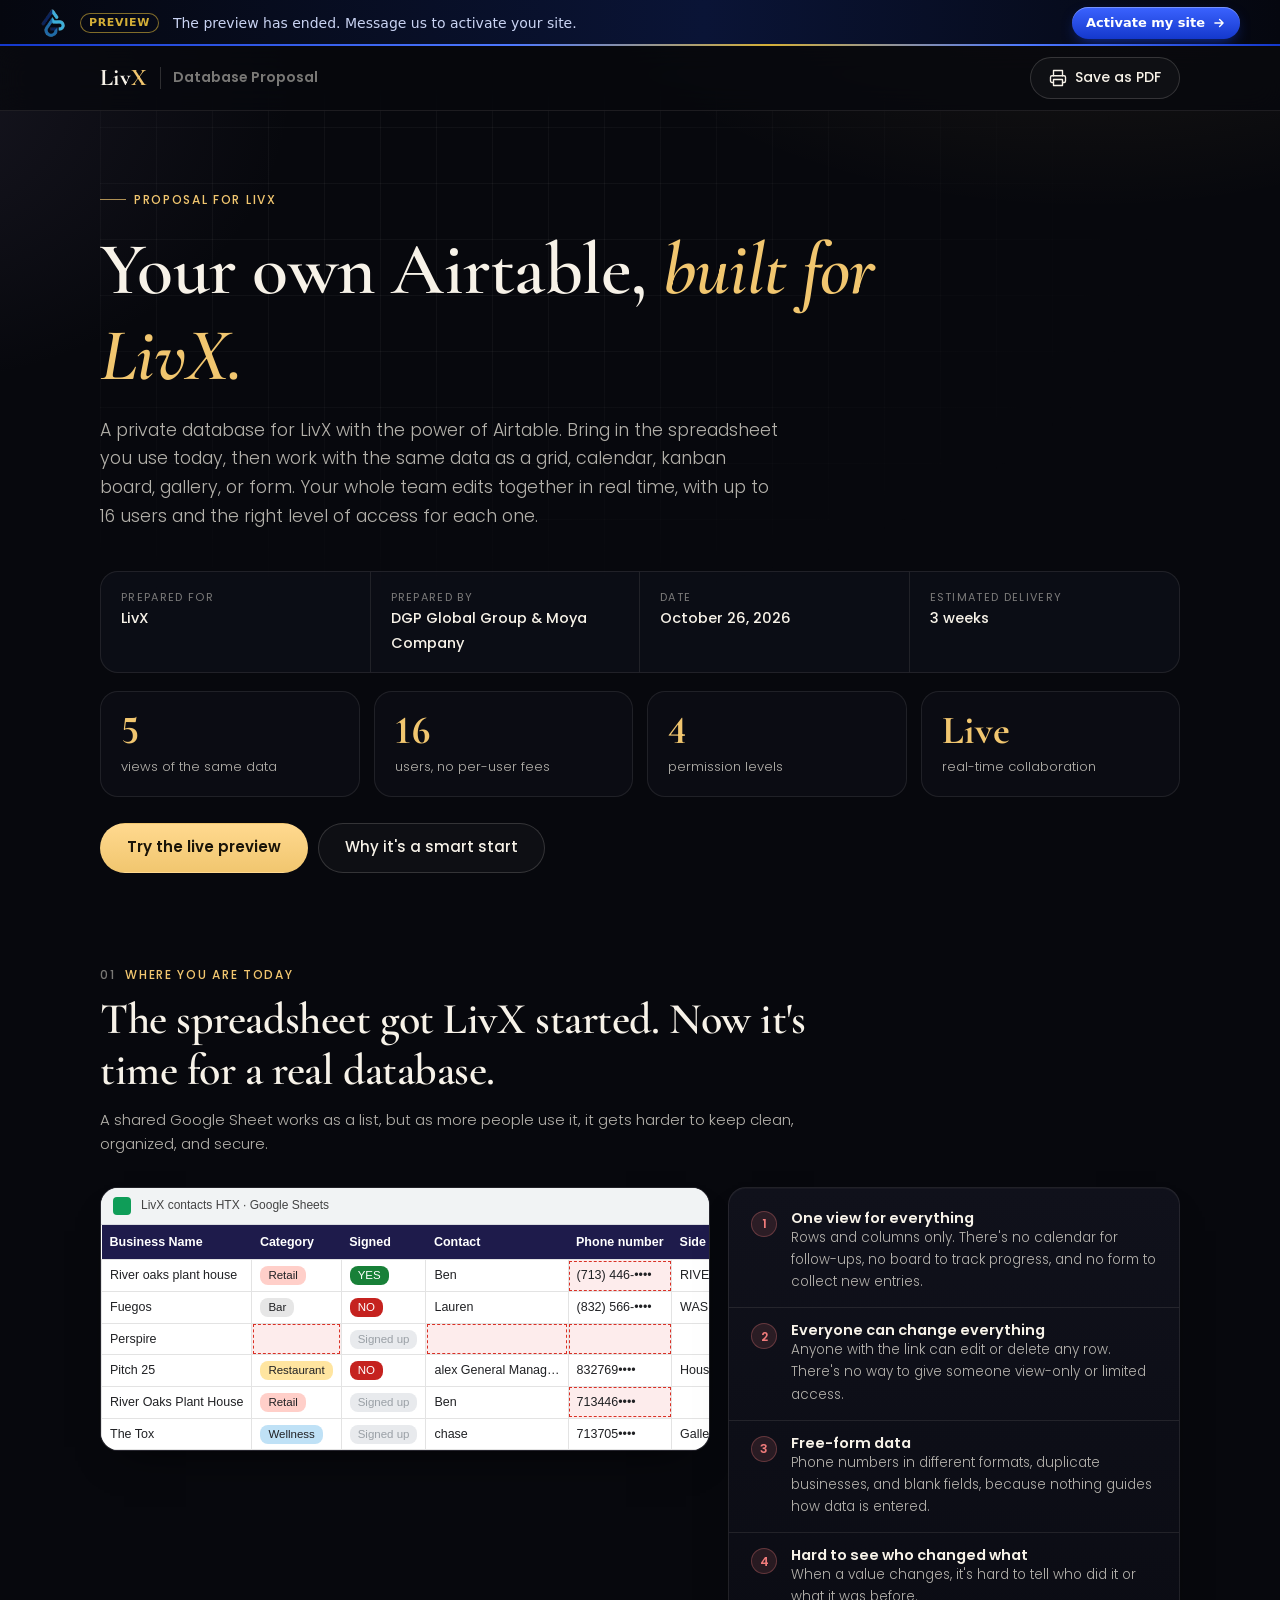
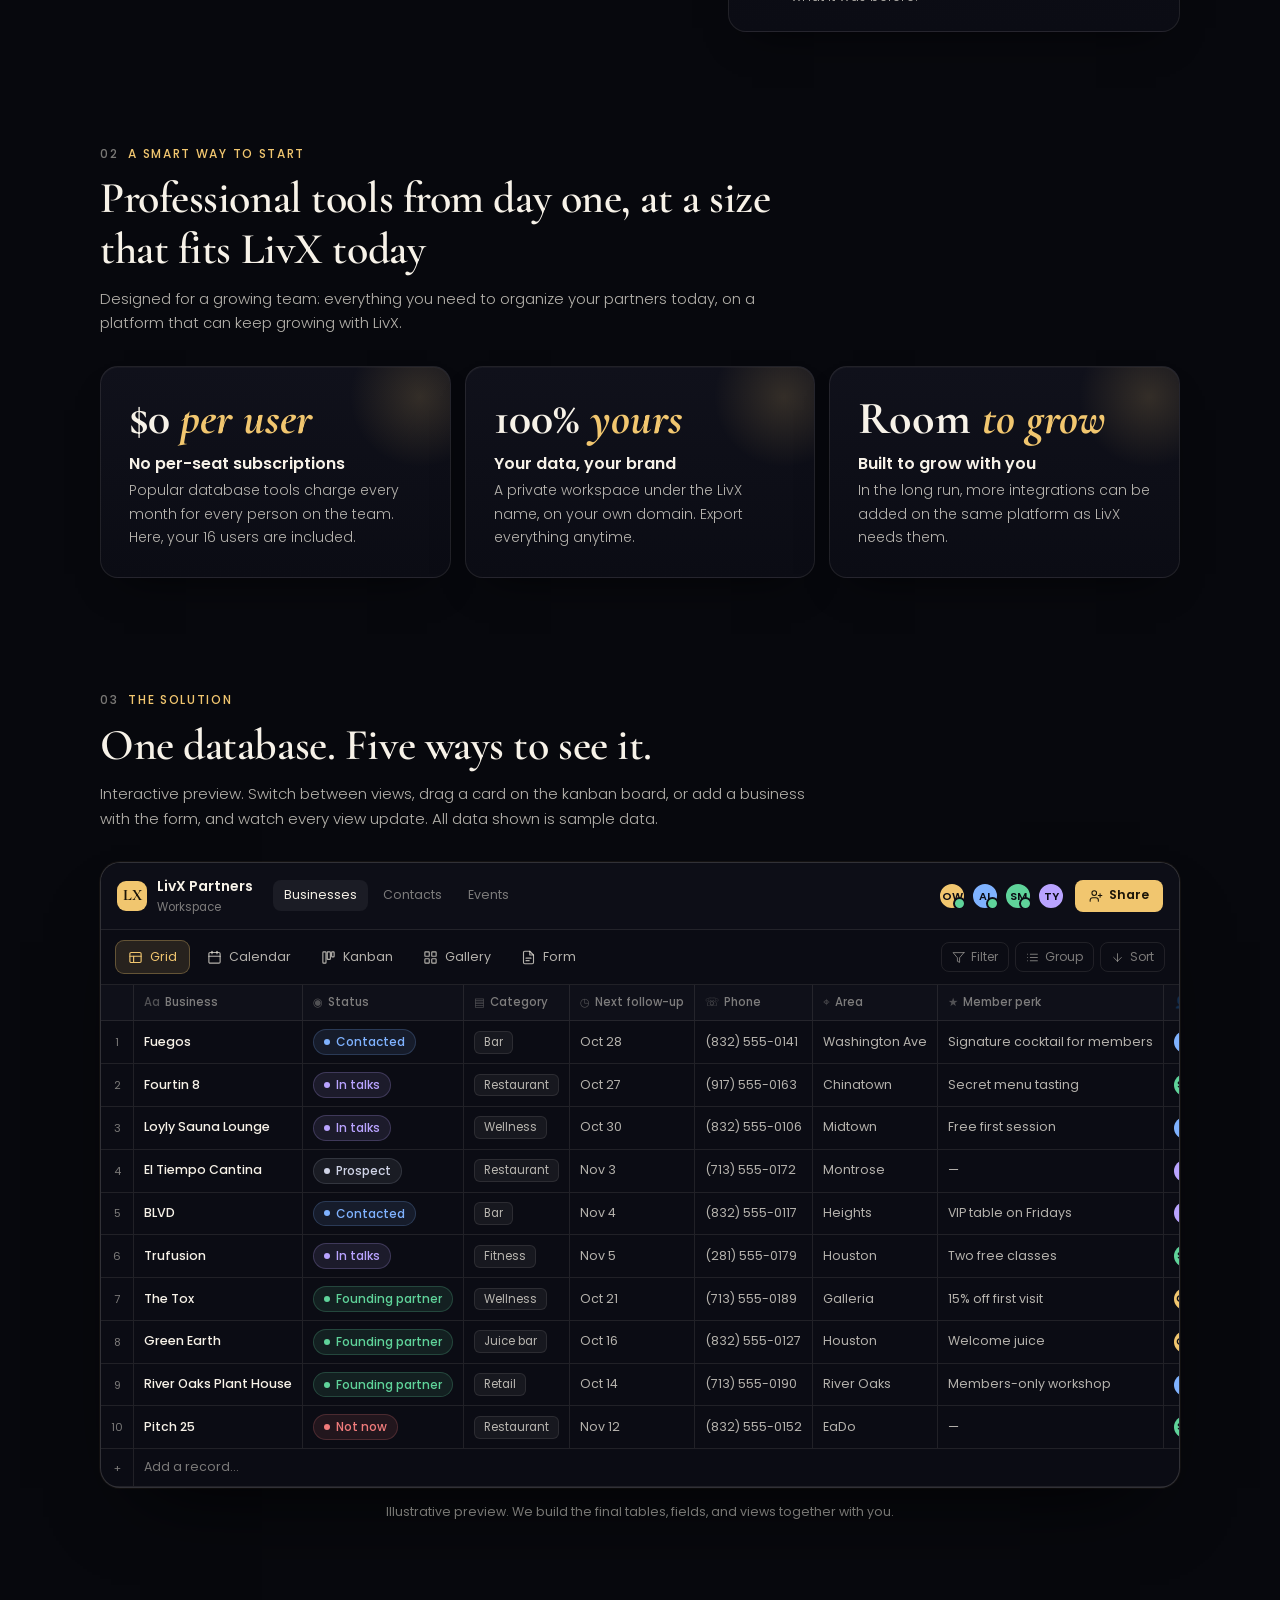
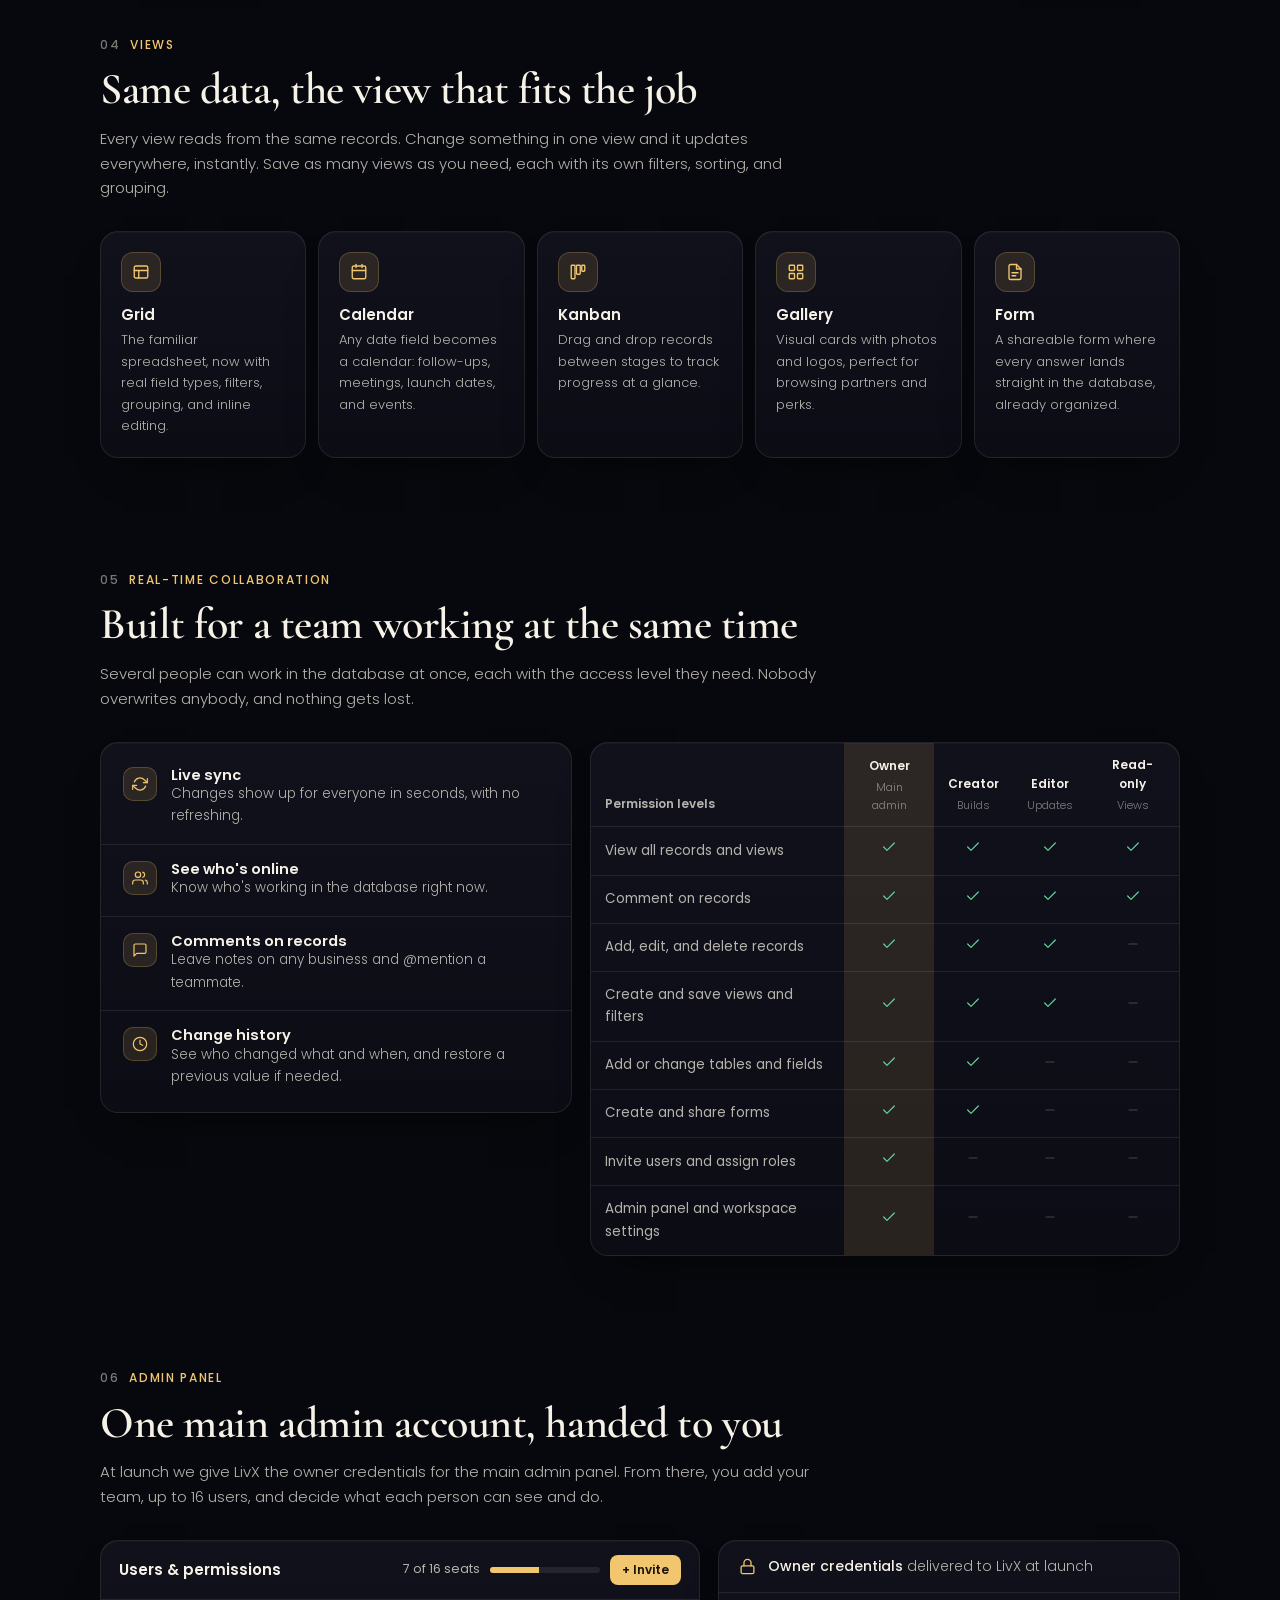
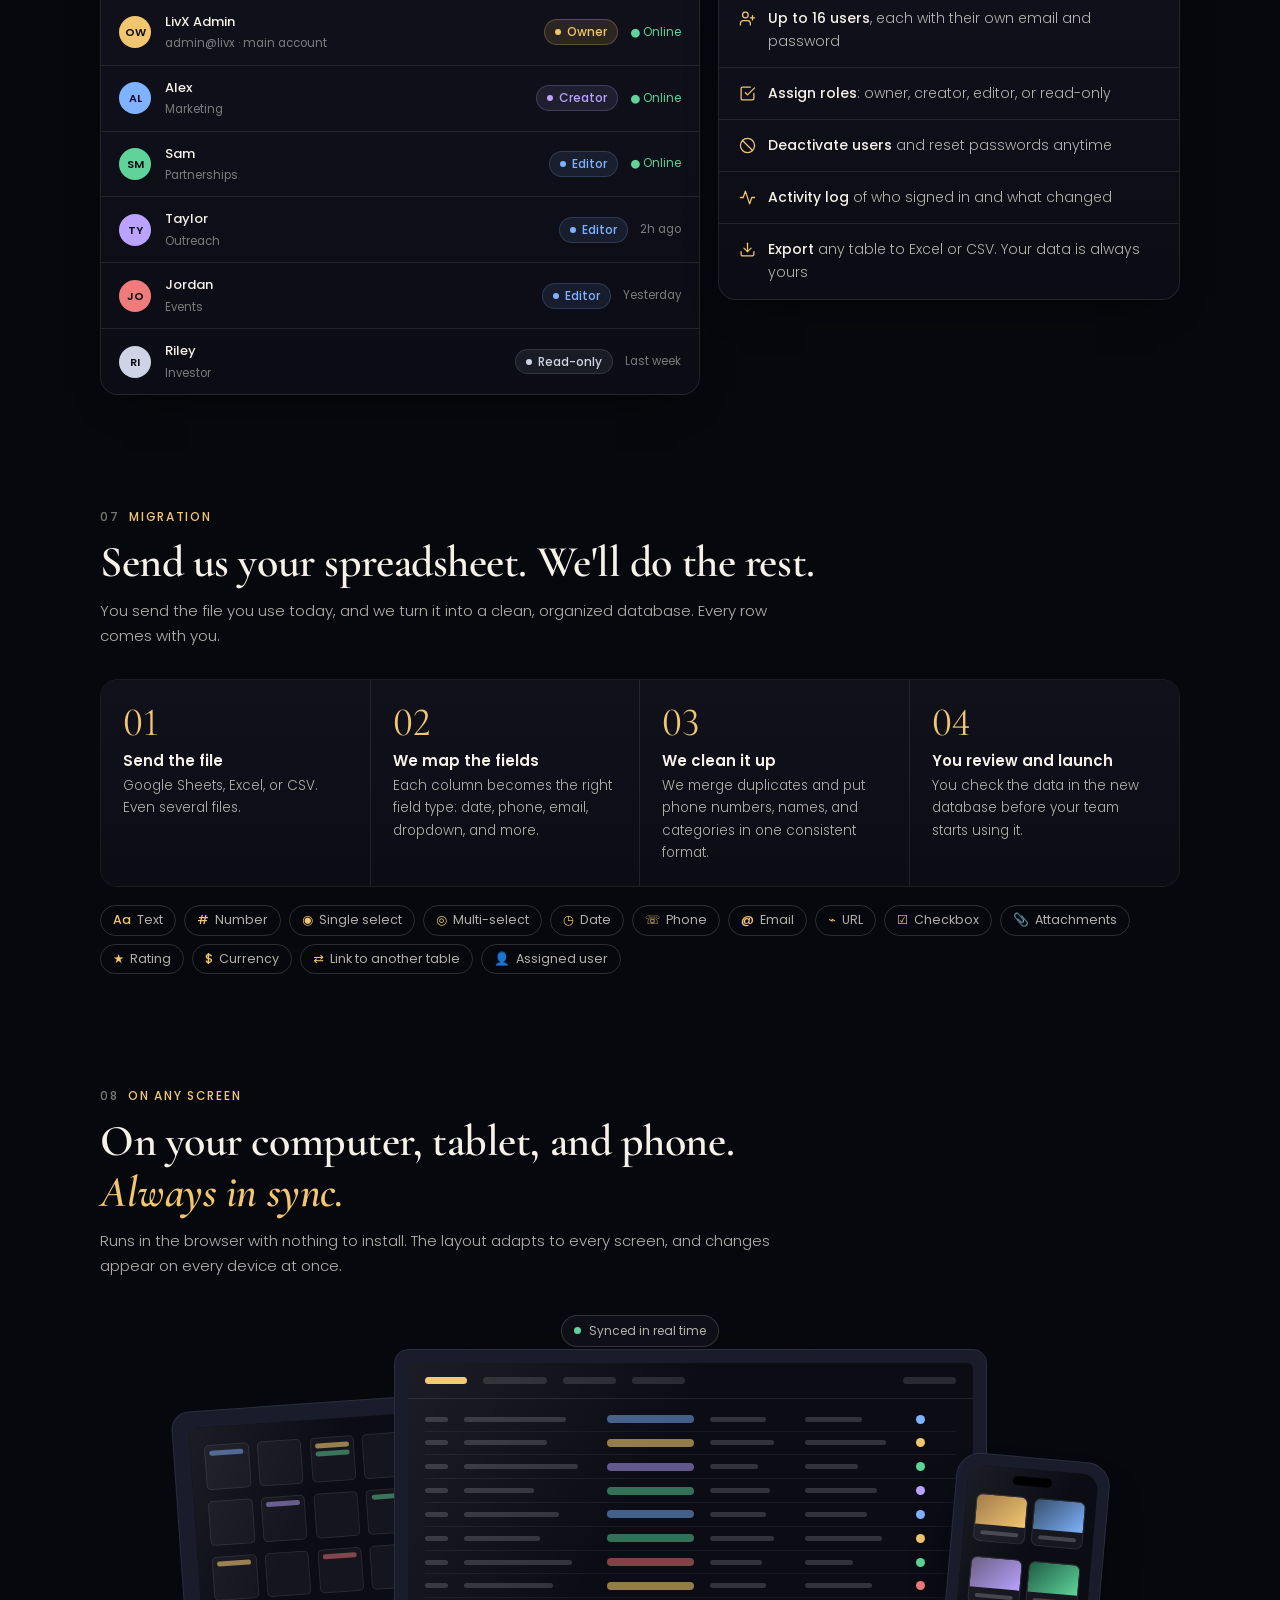
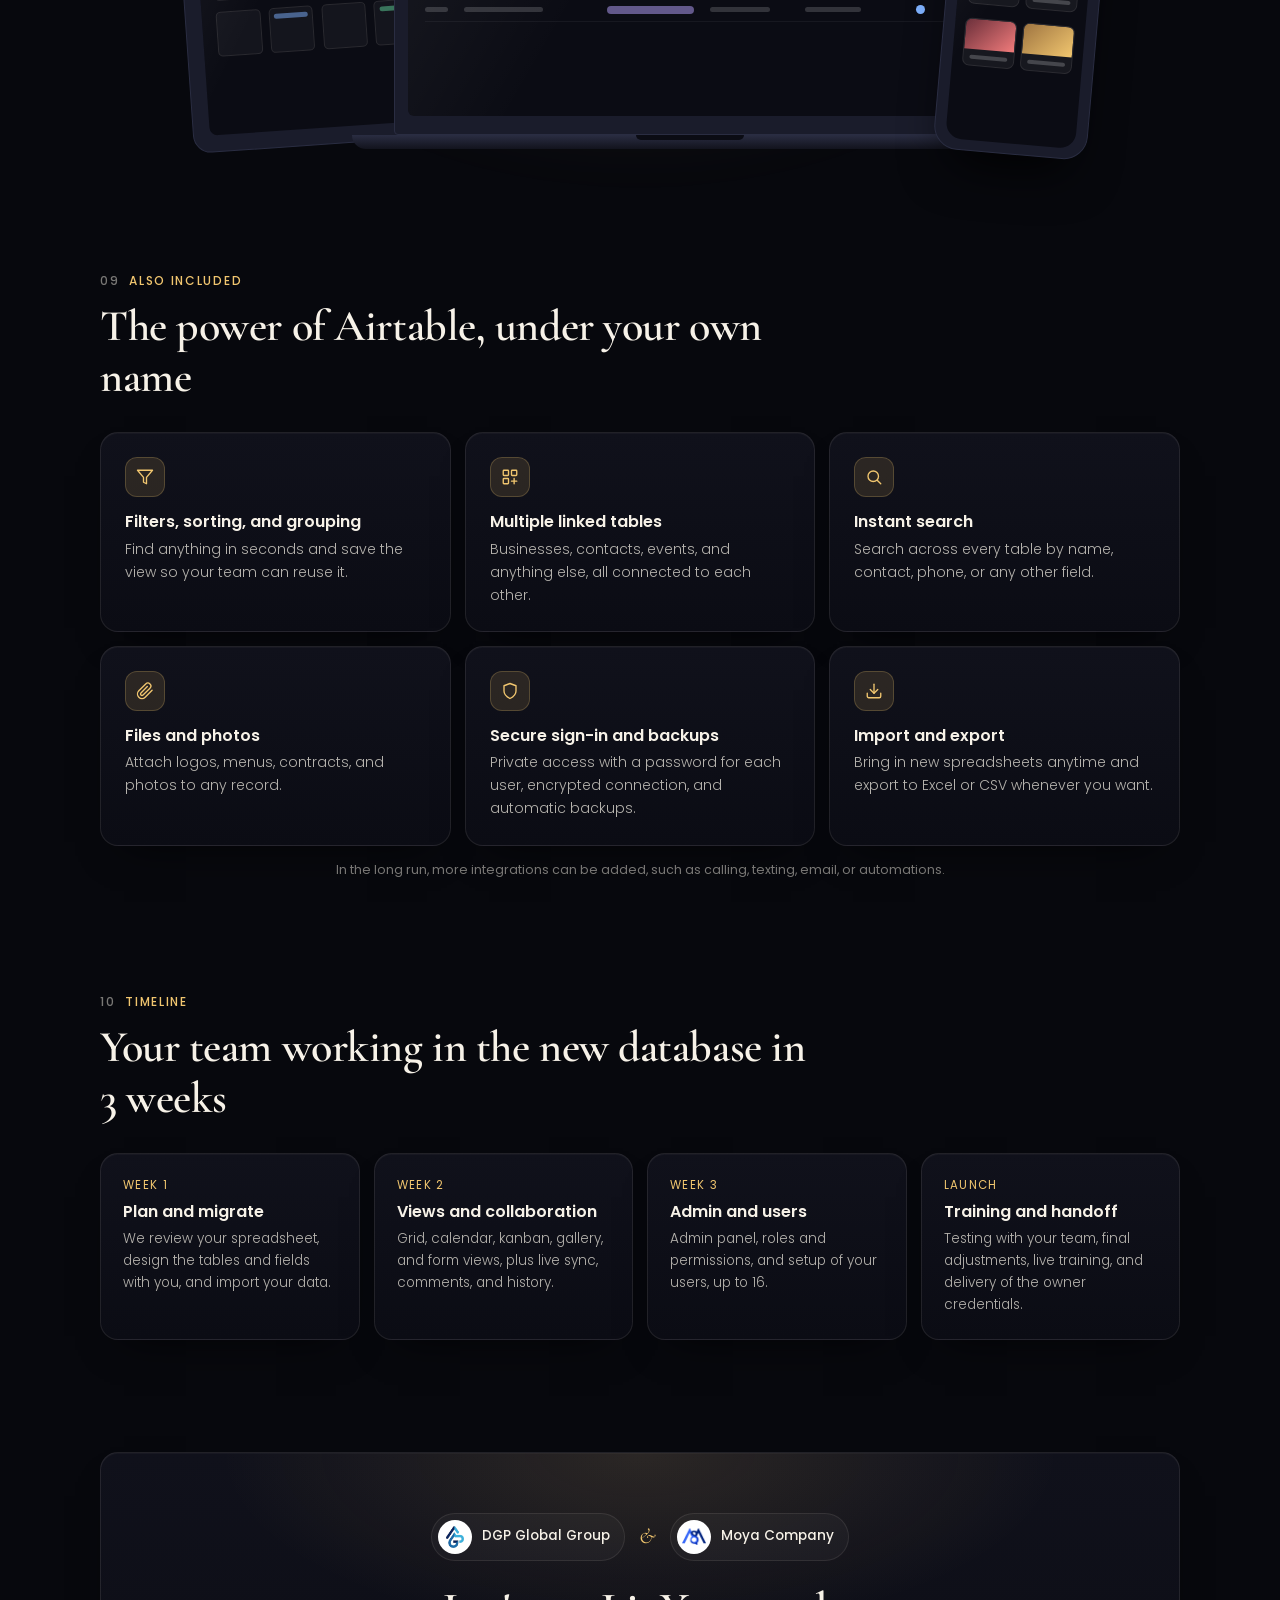
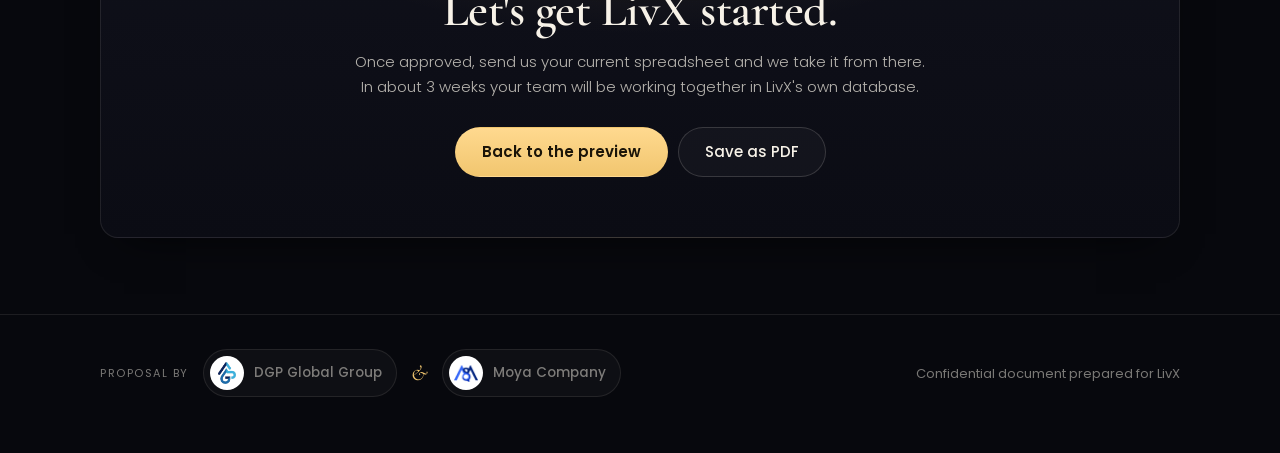
<file: proposal/index.html>
<!doctype html>
<html lang="en">
<head>
  <meta charset="utf-8">
  <meta name="viewport" content="width=device-width, initial-scale=1">
  <title>Database Proposal · LivX</title>
  <meta name="description" content="A proposal from DGP Global Group and Moya Company for LivX: a private, Airtable-style database with grid, calendar, kanban, gallery, and form views, real-time collaboration, and up to 16 users.">
  <meta name="robots" content="noindex">
  <meta name="theme-color" content="#07080d">
  <meta property="og:type" content="website">
  <meta property="og:title" content="Database Proposal for LivX">
  <meta property="og:description" content="Your own Airtable-style database: grid, calendar, kanban, gallery, and form views, real-time collaboration, and up to 16 users.">
  <link rel="icon" href="../favicon.svg" type="image/svg+xml">
  <link rel="canonical" href="https://livxteam.dgp-link.com/proposal/">
  <meta property="og:url" content="https://livxteam.dgp-link.com/proposal/">
  <meta property="og:site_name" content="LivX">
  <meta property="og:locale" content="en_US">
  <meta property="og:image" content="https://livxteam.dgp-link.com/proposal/og-image.png">
  <meta property="og:image:width" content="1200">
  <meta property="og:image:height" content="630">
  <meta name="twitter:card" content="summary_large_image">
  <meta name="twitter:title" content="Database Proposal for LivX">
  <meta name="twitter:description" content="Your own Airtable-style database: grid, calendar, kanban, gallery, and form views, real-time collaboration, and up to 16 users.">
  <meta name="twitter:image" content="https://livxteam.dgp-link.com/proposal/og-image.png">
  <link rel="preconnect" href="https://fonts.googleapis.com">
  <link rel="preconnect" href="https://fonts.gstatic.com" crossorigin>
  <link href="https://fonts.googleapis.com/css2?family=Cormorant+Garamond:ital,wght@0,600;0,700;1,600&family=Poppins:wght@300;400;500;600&display=swap" rel="stylesheet">
  <link rel="stylesheet" href="../assets/css/site.css">
  <style>
    /* ---------- Current spreadsheet ---------- */
    .sheet-wrap { display: grid; grid-template-columns: minmax(0, 1.35fr) minmax(0, 1fr); gap: 18px; align-items: start; }
    .sheet { background: #fff; color: #202124; overflow: hidden; font-family: Arial, Helvetica, sans-serif; font-size: 12.5px; }
    .sheet .bar { background: #f1f3f4; padding: 8px 12px; display: flex; gap: 10px; align-items: center; font-size: 12px; color: #444; border-bottom: 1px solid #dadce0; }
    .sheet .bar i { width: 18px; height: 18px; border-radius: 4px; background: #0f9d58; display: inline-block; }
    .sheet table { border-collapse: collapse; width: 100%; min-width: 560px; }
    .sheet th { background: #1e1b4b; color: #fff; font-weight: 600; padding: 7px 8px; text-align: left; white-space: nowrap; }
    .sheet td { border: 1px solid #e3e3e3; padding: 5px 8px; white-space: nowrap; }
    .sheet td.flag { background: rgba(240, 123, 123, .14); outline: 1.5px dashed #d93025; outline-offset: -2px; }
    .gs { display: inline-block; padding: 0 8px; border-radius: 8px; font-size: 11.5px; }
    .gs-y { background: #188038; color: #fff; } .gs-n { background: #c5221f; color: #fff; } .gs-s { background: #e8eaed; color: #9aa0a6; }
    .gs-r { background: #ffcfc9; } .gs-b { background: #e6e6e6; } .gs-rest { background: #ffe5a0; } .gs-w { background: #bfe1f6; }
    .issues { padding: 8px 0; }
    .issue { display: flex; gap: 14px; padding: 14px 22px; border-bottom: 1px solid var(--line); }
    .issue:last-child { border-bottom: 0; }
    .issue .n { width: 26px; height: 26px; border-radius: 50%; display: grid; place-items: center; font-size: 12px; font-weight: 600; color: var(--bad); background: rgba(240, 123, 123, .12); border: 1px solid rgba(240, 123, 123, .3); flex: none; margin-top: 1px; }
    .issue h3 { font-size: 14.5px; font-weight: 600; }
    .issue p { font-size: 13.5px; color: var(--ink-2); font-weight: 300; }

    /* ---------- Workspace preview ---------- */
    .app { border: 1px solid var(--line-2); border-radius: 20px; overflow: hidden; background: var(--bg-2); box-shadow: 0 40px 80px -40px rgba(0, 0, 0, .9), 0 0 0 1px rgba(241, 198, 111, .05); }
    .app-top { display: flex; align-items: center; gap: 12px; padding: 12px 16px; border-bottom: 1px solid var(--line); background: #0d0e17; flex-wrap: wrap; }
    .app-top .base { display: flex; align-items: center; gap: 10px; font-weight: 600; font-size: 14px; }
    .app-top .base .lg { width: 30px; height: 30px; border-radius: 9px; background: var(--gold); color: #1a1408; display: grid; place-items: center; font-family: var(--display); font-weight: 700; font-size: 16px; }
    .app-top .base small { display: block; font-weight: 400; font-size: 11.5px; color: var(--ink-3); }
    .tables { display: flex; gap: 4px; margin-left: 8px; }
    .tables span { font-size: 12.5px; padding: 5px 11px; border-radius: 8px; color: var(--ink-3); }
    .tables span.on { background: rgba(255, 255, 255, .06); color: var(--ink); }
    .presence { margin-left: auto; display: flex; align-items: center; gap: 10px; }
    .avs { display: flex; gap: 5px; }
    .av { width: 28px; height: 28px; border-radius: 50%; display: grid; place-items: center; font-size: 11px; font-weight: 600; color: #0b0c14; border: 2px solid #0d0e17; position: relative; }
    .av.live::after { content: ""; position: absolute; right: -2px; bottom: -2px; width: 9px; height: 9px; border-radius: 50%; background: var(--good); border: 2px solid #0d0e17; }
    .share { font: inherit; font-size: 12.5px; font-weight: 600; height: 32px; padding: 0 14px; border-radius: 8px; border: 0; background: var(--gold); color: #1a1408; display: inline-flex; align-items: center; gap: 6px; }
    .share svg.i { width: 14px; height: 14px; }
    .vbar { display: flex; gap: 8px; padding: 10px 14px; border-bottom: 1px solid var(--line); align-items: center; flex-wrap: wrap; }
    .vtabs { display: flex; gap: 4px; overflow-x: auto; }
    .vtabs button { font: inherit; font-size: 12.5px; color: var(--ink-2); background: none; border: 1px solid transparent; padding: 6px 12px; border-radius: 9px; cursor: pointer; display: inline-flex; align-items: center; gap: 7px; white-space: nowrap; }
    .vtabs button:hover { background: rgba(255, 255, 255, .04); }
    .vtabs button.on { background: var(--gold-soft); border-color: rgba(241, 198, 111, .3); color: var(--gold); }
    .vtabs svg.i { width: 15px; height: 15px; }
    .vtools { margin-left: auto; display: flex; gap: 6px; }
    .vtools span { height: 30px; padding: 0 10px; border-radius: 8px; border: 1px solid var(--line); color: var(--ink-3); font-size: 12px; display: inline-flex; align-items: center; gap: 6px; }
    .vtools svg.i { width: 13px; height: 13px; }
    .stage { position: relative; min-height: 470px; max-height: 560px; overflow: auto; }
    .toast { position: absolute; right: 14px; bottom: 14px; z-index: 5; display: flex; gap: 10px; align-items: center; padding: 10px 14px; border-radius: 12px; background: #171927; border: 1px solid var(--line-2); font-size: 12.5px; box-shadow: 0 16px 30px -12px rgba(0, 0, 0, .8); opacity: 0; translate: 0 8px; transition: opacity .3s, translate .3s; pointer-events: none; max-width: calc(100% - 28px); }
    .toast.on { opacity: 1; translate: 0 0; }
    .toast .av { margin: 0; border-color: #171927; flex: none; }
    .toast b { font-weight: 600; }

    /* Grid */
    table.grid-v { border-collapse: separate; border-spacing: 0; width: 100%; min-width: 900px; font-size: 12.5px; }
    .grid-v th { position: sticky; top: 0; z-index: 1; background: #0f1019; text-align: left; font-weight: 500; color: var(--ink-3); padding: 8px 10px; border-bottom: 1px solid var(--line); border-right: 1px solid var(--line); white-space: nowrap; font-size: 11.5px; }
    .grid-v th .ty { opacity: .6; margin-right: 5px; }
    .grid-v td { padding: 8px 10px; border-bottom: 1px solid var(--line); border-right: 1px solid var(--line); white-space: nowrap; color: var(--ink-2); }
    .grid-v td.num { color: var(--ink-3); width: 36px; text-align: center; font-size: 11px; }
    .grid-v td.name { color: var(--ink); font-weight: 500; }
    .grid-v tr:hover td { background: rgba(255, 255, 255, .025); }
    .grid-v td.add { color: var(--ink-3); }
    .flash td, .flash.card-k, .flash.gcard { animation: flash 1.6s ease; }
    @keyframes flash { 0%, 40% { background: rgba(241, 198, 111, .16); } 100% { background: transparent; } }
    .who-dot { display: inline-grid; place-items: center; width: 22px; height: 22px; border-radius: 50%; font-size: 10px; font-weight: 600; color: #0b0c14; vertical-align: middle; }

    /* Kanban */
    .kan { display: grid; grid-template-columns: repeat(5, minmax(200px, 1fr)); gap: 12px; padding: 14px; min-width: 1060px; }
    .col { background: rgba(255, 255, 255, .02); border: 1px solid var(--line); border-radius: 12px; padding: 10px; min-height: 380px; transition: border-color .15s, background .15s; }
    .col.over { border-color: var(--gold); background: var(--gold-soft); }
    .col h4 { margin: 2px 2px 10px; font-size: 12.5px; font-weight: 600; display: flex; align-items: center; gap: 8px; }
    .col h4 .cnt { margin-left: auto; font-size: 11px; color: var(--ink-3); font-weight: 400; }
    .card-k { background: #13141f; border: 1px solid var(--line); border-radius: 10px; padding: 10px 11px; margin-bottom: 8px; cursor: grab; font-size: 12.5px; }
    .card-k:active { cursor: grabbing; }
    .card-k.drag { opacity: .4; }
    .card-k b { display: block; font-weight: 500; color: var(--ink); margin-bottom: 6px; }
    .card-k .r { display: flex; justify-content: space-between; align-items: center; gap: 6px; color: var(--ink-3); font-size: 11.5px; }
    .hint { font-size: 12px; color: var(--ink-3); padding: 12px 14px 0; }

    /* Calendar */
    .cal { padding: 14px; min-width: 760px; }
    .cal-h { display: flex; align-items: center; justify-content: space-between; margin-bottom: 10px; }
    .cal-h h4 { margin: 0; font-family: var(--display); font-size: 24px; font-weight: 700; }
    .cal-h span { font-size: 12px; color: var(--ink-3); }
    .cal-g { display: grid; grid-template-columns: repeat(7, minmax(0, 1fr)); border-top: 1px solid var(--line); border-left: 1px solid var(--line); }
    .cal-g > div { border-right: 1px solid var(--line); border-bottom: 1px solid var(--line); min-height: 76px; padding: 6px; font-size: 11px; }
    .cal-g .dow { min-height: 0; text-align: center; color: var(--ink-3); font-size: 11px; padding: 6px; background: #0f1019; }
    .cal-g .d { color: var(--ink-3); margin-bottom: 4px; }
    .cal-g .out { background: rgba(0, 0, 0, .25); }
    .cal-g .td .d { color: #1a1408; background: var(--gold); border-radius: 99px; display: inline-block; padding: 0 6px; font-weight: 600; }
    .ev-c { display: block; padding: 3px 6px; border-radius: 6px; margin-bottom: 3px; font-size: 11px; white-space: nowrap; overflow: hidden; text-overflow: ellipsis; color: var(--ink); border-left: 3px solid; background: rgba(255, 255, 255, .05); }

    /* Gallery */
    .gal { display: grid; grid-template-columns: repeat(auto-fill, minmax(190px, 1fr)); gap: 12px; padding: 14px; }
    .gcard { border: 1px solid var(--line); border-radius: 12px; overflow: hidden; background: #13141f; }
    .gcard .cover { height: 104px; display: grid; place-items: center; font-family: var(--display); font-size: 34px; font-weight: 700; color: rgba(255, 255, 255, .92); position: relative; }
    .gcard .cover .chip { position: absolute; left: 8px; top: 8px; background: rgba(7, 8, 13, .7); font-family: var(--body); }
    .gcard .bd { padding: 10px 12px 12px; font-size: 12.5px; }
    .gcard .bd b { display: block; font-weight: 500; color: var(--ink); }
    .gcard .bd span { color: var(--ink-3); font-size: 11.5px; }
    .gcard .bd p { margin-top: 6px; color: var(--ink-2); font-size: 12px; font-weight: 300; }

    /* Form */
    .formv { display: grid; grid-template-columns: minmax(0, 1fr) minmax(0, 280px); gap: 18px; padding: 18px; align-items: start; }
    .fcard { background: #f7f2e8; color: #1a1a24; border-radius: 14px; padding: 22px; }
    .fcard h4 { margin: 0; font-family: var(--display); font-size: 26px; font-weight: 700; }
    .fcard > p { font-size: 12.5px; color: #5d5a66; margin: 4px 0 14px; }
    .fcard label { display: block; font-size: 12px; font-weight: 600; margin: 10px 0 4px; }
    .fcard input, .fcard select { width: 100%; font: inherit; font-size: 13px; height: 38px; padding: 0 10px; border-radius: 8px; border: 1px solid #d8d2c4; background: #fff; color: #1a1a24; }
    .fcard .two { display: grid; grid-template-columns: 1fr 1fr; gap: 10px; }
    .fcard button { margin-top: 16px; width: 100%; height: 42px; border: 0; border-radius: 10px; background: #0b0c14; color: #f7f2e8; font: inherit; font-weight: 600; cursor: pointer; }
    .fside { font-size: 13px; color: var(--ink-2); font-weight: 300; }
    .fside h5 { margin: 0 0 8px; font-size: 14px; font-weight: 600; color: var(--ink); }
    .fside ul { margin: 10px 0 0; padding-left: 18px; }
    .fside li { margin: 4px 0; }
    .fside li::marker { color: var(--gold); }

    .demo-note { text-align: center; color: var(--ink-3); font-size: 12.5px; margin-top: 14px; }

    /* ---------- Views explained ---------- */
    .views5 { display: grid; grid-template-columns: repeat(5, minmax(0, 1fr)); gap: 12px; }
    .v5 { padding: 20px; }
    .v5 .ico { width: 40px; height: 40px; border-radius: 12px; display: grid; place-items: center; background: var(--gold-soft); color: var(--gold); border: 1px solid rgba(241, 198, 111, .22); margin-bottom: 14px; }
    .v5 h3 { font-size: 15px; font-weight: 600; margin-bottom: 6px; }
    .v5 p { font-size: 13px; color: var(--ink-2); font-weight: 300; }

    /* ---------- Collaboration & roles ---------- */
    .collab { display: grid; grid-template-columns: minmax(0, 1fr) minmax(0, 1.25fr); gap: 18px; align-items: start; }
    .collab-list { padding: 8px 0; }
    .cl { display: flex; gap: 14px; padding: 16px 22px; border-bottom: 1px solid var(--line); }
    .cl:last-child { border-bottom: 0; }
    .cl .ico { width: 34px; height: 34px; border-radius: 10px; display: grid; place-items: center; color: var(--gold); background: var(--gold-soft); border: 1px solid rgba(241, 198, 111, .22); flex: none; }
    .cl .ico svg.i { width: 16px; height: 16px; }
    .cl h3 { font-size: 14.5px; font-weight: 600; }
    .cl p { font-size: 13.5px; color: var(--ink-2); font-weight: 300; }
    table.roles { width: 100%; border-collapse: collapse; font-size: 13.5px; min-width: 520px; }
    .roles th, .roles td { padding: 12px 14px; border-bottom: 1px solid var(--line); text-align: center; }
    .roles th { font-size: 12px; font-weight: 600; color: var(--ink); vertical-align: bottom; }
    .roles th small { display: block; font-weight: 300; color: var(--ink-3); font-size: 11px; margin-top: 2px; }
    .roles td:first-child, .roles th:first-child { text-align: left; color: var(--ink-2); }
    .roles tr:last-child td { border-bottom: 0; }
    .roles .y { color: var(--good); }
    .roles .n { color: var(--ink-3); opacity: .5; }
    .roles svg.i { width: 16px; height: 16px; }
    .roles .own { background: var(--gold-soft); }

    /* ---------- Admin ---------- */
    .admin { display: grid; grid-template-columns: minmax(0, 1.3fr) minmax(0, 1fr); gap: 18px; align-items: start; }
    .adm { overflow: hidden; }
    .adm-top { display: flex; align-items: center; gap: 10px; padding: 14px 18px; border-bottom: 1px solid var(--line); flex-wrap: wrap; }
    .adm-top h3 { font-size: 15px; font-weight: 600; }
    .seats { margin-left: auto; display: flex; align-items: center; gap: 10px; font-size: 12.5px; color: var(--ink-2); }
    .seats .bar { width: 110px; height: 6px; border-radius: 99px; background: rgba(255, 255, 255, .08); overflow: hidden; }
    .seats .bar i { display: block; height: 100%; background: var(--gold); }
    .inv { height: 30px; padding: 0 12px; border-radius: 8px; background: var(--gold); color: #1a1408; font-size: 12px; font-weight: 600; display: inline-flex; align-items: center; }
    .urow { display: grid; grid-template-columns: 34px minmax(0, 1fr) auto auto; gap: 12px; align-items: center; padding: 11px 18px; border-bottom: 1px solid var(--line); font-size: 13px; }
    .urow:last-child { border-bottom: 0; }
    .urow .av { margin: 0; width: 32px; height: 32px; border-color: transparent; }
    .urow b { display: block; font-weight: 500; }
    .urow small { color: var(--ink-3); font-size: 11.5px; }
    .urow .st { font-size: 11.5px; color: var(--good); }
    .urow .st.off { color: var(--ink-3); }
    .adm-list { list-style: none; padding: 0; margin: 0; }
    .adm-list li { display: flex; gap: 12px; padding: 14px 20px; border-bottom: 1px solid var(--line); font-size: 14px; color: var(--ink-2); font-weight: 300; }
    .adm-list li:last-child { border-bottom: 0; }
    .adm-list li strong { color: var(--ink); font-weight: 500; }
    .adm-list svg.i { color: var(--gold); width: 17px; height: 17px; margin-top: 3px; }

    /* ---------- Migration ---------- */
    .mig { display: grid; grid-template-columns: repeat(4, minmax(0, 1fr)); border: 1px solid var(--line); border-radius: var(--radius); overflow: hidden; }
    .mig > div { padding: 22px; border-right: 1px solid var(--line); background: linear-gradient(180deg, var(--surface), var(--bg-2)); }
    .mig > div:last-child { border-right: 0; }
    .mig .n { font-family: var(--display); font-size: 40px; color: var(--gold); line-height: 1; font-variant-numeric: lining-nums; }
    .mig h3 { font-size: 15px; font-weight: 600; margin: 10px 0 6px; }
    .mig p { font-size: 13.5px; color: var(--ink-2); font-weight: 300; }
    .ftypes { display: flex; flex-wrap: wrap; gap: 8px; margin-top: 18px; }
    .ftypes span { font-size: 12.5px; color: var(--ink-2); border: 1px solid var(--line-2); border-radius: 999px; padding: 4px 12px; display: inline-flex; gap: 6px; align-items: center; }
    .ftypes span b { color: var(--gold); font-weight: 500; }

    /* ---------- Devices ---------- */
    .devices { position: relative; display: flex; justify-content: center; align-items: flex-end; padding: 40px 10px 10px; isolation: isolate; }
    .devices::before { content: ""; position: absolute; inset: 10% 15% 0; background: radial-gradient(closest-side, rgba(241, 198, 111, .18), transparent); filter: blur(30px); z-index: -1; }
    .dv { --b: #1a1c2b; position: relative; }
    .scr { position: relative; overflow: hidden; background: #0b0c14; border-radius: 6px; display: flex; }
    .scr::after { content: ""; position: absolute; inset: 0; background: linear-gradient(120deg, rgba(255, 255, 255, .07), transparent 40%); pointer-events: none; }
    .laptop { width: 56%; z-index: 2; }
    .laptop .bez { background: var(--b); border: 1px solid #2a2d42; border-radius: 14px 14px 4px 4px; padding: 2.2% 2.2% 3%; }
    .laptop .scr { aspect-ratio: 16 / 10; flex-direction: column; }
    .laptop .base { height: 14px; margin: 0 -7%; background: linear-gradient(180deg, #2a2d42, #12131d); border-radius: 0 0 14px 14px; position: relative; }
    .laptop .base::before { content: ""; position: absolute; left: 42%; right: 42%; top: 0; height: 5px; background: #0b0c14; border-radius: 0 0 6px 6px; }
    .tablet { width: 25%; margin-right: -5%; margin-bottom: 4px; z-index: 1; transform: rotate(-4deg); }
    .tablet .bez { background: var(--b); border: 1px solid #2a2d42; border-radius: 18px; padding: 6%; }
    .tablet .scr { aspect-ratio: 3 / 4; border-radius: 8px; }
    .phone { width: 14.5%; margin-left: -4%; margin-bottom: -6px; z-index: 3; transform: rotate(5deg); }
    .phone .bez { background: var(--b); border: 1px solid #2a2d42; border-radius: 24px; padding: 7%; box-shadow: 0 30px 50px -20px rgba(0, 0, 0, .9); }
    .phone .scr { aspect-ratio: 9 / 19; border-radius: 16px; flex-direction: column; }
    .phone .scr::before { content: ""; position: absolute; top: 3%; left: 35%; right: 35%; height: 3.2%; background: #000; border-radius: 99px; z-index: 2; }
    .float { animation: float 6s ease-in-out infinite; }
    .float.d2 { animation-delay: -2s; } .float.d3 { animation-delay: -4s; }
    @keyframes float { 50% { translate: 0 -8px; } }
    .m-top { display: flex; gap: 3%; padding: 2.5% 3%; border-bottom: 1px solid var(--line); align-items: center; }
    .m-top b { height: 7px; border-radius: 4px; background: rgba(255, 255, 255, .12); }
    .m-top b.g { background: var(--gold); }
    .m-grid { padding: 1.5% 3%; display: flex; flex-direction: column; flex: 1; }
    .m-row { display: grid; grid-template-columns: .3fr 1.6fr 1.1fr 1fr 1.2fr .5fr; gap: 3%; align-items: center; padding: 1.3% 0; border-bottom: 1px solid rgba(255, 255, 255, .05); }
    .m-row b { height: 5px; border-radius: 3px; background: rgba(255, 255, 255, .16); }
    .m-row s { height: 8px; border-radius: 99px; text-decoration: none; }
    .m-row i { width: 9px; height: 9px; border-radius: 50%; }
    .s-g { background: rgba(95, 211, 154, .5); } .s-y { background: rgba(241, 198, 111, .6); } .s-b { background: rgba(127, 178, 255, .5); } .s-v { background: rgba(185, 163, 255, .5); } .s-r { background: rgba(240, 123, 123, .5); }
    .m-cal { flex: 1; display: grid; grid-template-columns: repeat(4, 1fr); gap: 4%; padding: 8% 6%; align-content: start; }
    .m-cal > div { aspect-ratio: 1; border-radius: 5px; background: rgba(255, 255, 255, .04); border: 1px solid var(--line); padding: 10%; display: flex; flex-direction: column; gap: 10%; }
    .m-cal s { height: 5px; border-radius: 3px; text-decoration: none; }
    .m-ph { padding: 22% 8% 8%; display: grid; grid-template-columns: 1fr 1fr; gap: 6%; align-content: start; flex: 1; }
    .m-ph > div { border-radius: 7px; overflow: hidden; background: rgba(255, 255, 255, .05); border: 1px solid var(--line); }
    .m-ph > div i { display: block; height: 30px; }
    .m-ph > div b { display: block; height: 4px; margin: 6px; border-radius: 2px; background: rgba(255, 255, 255, .2); }
    .sync { position: absolute; top: 6px; left: 50%; translate: -50% 0; display: inline-flex; gap: 8px; align-items: center; font-size: 12px; color: var(--ink-2); padding: 5px 12px; border-radius: 999px; background: rgba(16, 17, 27, .85); border: 1px solid var(--line-2); white-space: nowrap; }
    .sync .dot { width: 7px; height: 7px; border-radius: 50%; background: var(--good); animation: ping 2s infinite; }
    @keyframes ping { 0% { box-shadow: 0 0 0 0 rgba(95, 211, 154, .6); } 70%, 100% { box-shadow: 0 0 0 8px rgba(95, 211, 154, 0); } }

    /* ---------- Hero polish ---------- */
    .hero { position: relative; }
    .hero::before { content: ""; position: absolute; inset: -40px 0 auto; height: 560px; z-index: -1; pointer-events: none;
      background-image: linear-gradient(rgba(247, 242, 232, .045) 1px, transparent 1px), linear-gradient(90deg, rgba(247, 242, 232, .045) 1px, transparent 1px);
      background-size: 56px 56px; -webkit-mask-image: radial-gradient(ellipse at 30% 30%, #000 20%, transparent 70%); mask-image: radial-gradient(ellipse at 30% 30%, #000 20%, transparent 70%); }
    .stats { display: grid; grid-template-columns: repeat(4, minmax(0, 1fr)); gap: 14px; margin-top: 18px; }
    .stat { padding: 18px 20px; border-radius: var(--radius); border: 1px solid var(--line); background: rgba(16, 17, 27, .55); }
    .stat b { display: block; font-family: var(--display); font-size: 40px; line-height: 1; color: var(--gold); font-variant-numeric: lining-nums; font-weight: 700; }
    .stat span { display: block; margin-top: 6px; font-size: 13px; color: var(--ink-2); font-weight: 300; }
    .sec-head .k .num { color: var(--ink-3); margin-right: 10px; }

    /* ---------- Value pillars ---------- */
    .pillars { display: grid; grid-template-columns: repeat(3, minmax(0, 1fr)); gap: 14px; }
    .pillar { padding: 28px; position: relative; overflow: hidden; }
    .pillar::after { content: ""; position: absolute; right: -40px; top: -40px; width: 140px; height: 140px; border-radius: 50%; background: radial-gradient(closest-side, rgba(241, 198, 111, .16), transparent); }
    .pillar .big { font-family: var(--display); font-size: 46px; line-height: 1; color: var(--ink); font-weight: 700; }
    .pillar .big em { color: var(--gold); }
    .pillar h3 { font-size: 16px; font-weight: 600; margin: 14px 0 6px; }
    .pillar p { font-size: 14px; color: var(--ink-2); font-weight: 300; }
    @media (max-width: 960px) { .stats { grid-template-columns: repeat(2, minmax(0, 1fr)); } .pillars { grid-template-columns: minmax(0, 1fr); } }

    .js .reveal { opacity: 0; translate: 0 18px; transition: opacity .7s ease, translate .7s ease; }
    .js .reveal.in { opacity: 1; translate: 0 0; }

    @media (max-width: 1060px) {
      .views5 { grid-template-columns: repeat(3, minmax(0, 1fr)); }
      .collab, .admin { grid-template-columns: minmax(0, 1fr); }
    }
    @media (max-width: 860px) {
      .sheet-wrap, .formv { grid-template-columns: minmax(0, 1fr); }
      .mig { grid-template-columns: repeat(2, minmax(0, 1fr)); }
      .mig > div:nth-child(2) { border-right: 0; }
      .mig > div:nth-child(-n+2) { border-bottom: 1px solid var(--line); }
      .tables { display: none; }
    }
    @media (max-width: 680px) {
      .views5 { grid-template-columns: minmax(0, 1fr); }
      .mig { grid-template-columns: minmax(0, 1fr); }
      .mig > div { border-right: 0; border-bottom: 1px solid var(--line); }
      .mig > div:last-child { border-bottom: 0; }
      .vtools { display: none; }
      .presence .avs { display: none; }
      .fcard .two { grid-template-columns: minmax(0, 1fr); }
      .urow { grid-template-columns: 34px minmax(0, 1fr) auto; }
      .urow .st { display: none; }
      .devices { padding-top: 48px; } .sync { font-size: 11px; } .laptop .base { height: 9px; }
      .phone .bez { border-radius: 14px; } .phone .scr { border-radius: 9px; } .tablet .bez { border-radius: 10px; }
    }
    @media (prefers-reduced-motion: reduce) { .float, .sync .dot { animation: none; } .js .reveal { opacity: 1; translate: none; transition: none; } }
    @media print { .js .reveal { opacity: 1; translate: none; } .float { animation: none; } .stage { max-height: none; } }
  </style>
</head>
<body>
  <script>document.documentElement.classList.add('js');</script>
  <header class="top">
    <div class="wrap">
      <div class="brand"><span class="word">Liv<b>X</b></span><span class="sep"></span><span class="sub">Database Proposal</span></div>
      <nav class="nav no-print">
        <button class="btn" type="button" onclick="window.print()"><svg class="i" viewBox="0 0 24 24"><polyline points="6 9 6 2 18 2 18 9"/><path d="M6 18H4a2 2 0 0 1-2-2v-5a2 2 0 0 1 2-2h16a2 2 0 0 1 2 2v5a2 2 0 0 1-2 2h-2"/><rect x="6" y="14" width="12" height="8"/></svg>Save as PDF</button>
      </nav>
    </div>
  </header>

  <main class="wrap">
    <!-- Hero -->
    <div class="hero">
      <span class="eyebrow">Proposal for LivX</span>
      <h1>Your own Airtable, <em>built for LivX.</em></h1>
      <p class="lead">A private database for LivX with the power of Airtable. Bring in the spreadsheet you use today, then work with the same data as a grid, calendar, kanban board, gallery, or form. Your whole team edits together in real time, with up to 16 users and the right level of access for each one.</p>
      <div class="meta">
        <div><small>Prepared for</small><strong>LivX</strong></div>
        <div><small>Prepared by</small><strong>DGP Global Group &amp; Moya Company</strong></div>
        <div><small>Date</small><strong id="issued">—</strong></div>
        <div><small>Estimated delivery</small><strong>3 weeks</strong></div>
      </div>
      <div class="stats">
        <div class="stat"><b>5</b><span>views of the same data</span></div>
        <div class="stat"><b>16</b><span>users, no per-user fees</span></div>
        <div class="stat"><b>4</b><span>permission levels</span></div>
        <div class="stat"><b>Live</b><span>real-time collaboration</span></div>
      </div>
      <div class="row no-print" style="margin-top:26px">
        <a class="btn gold lg" href="#demo">Try the live preview</a>
        <a class="btn lg" href="#value">Why it's a smart start</a>
      </div>
    </div>

    <!-- Today -->
    <section>
      <div class="sec-head reveal">
        <div class="k"><span class="num">01</span>Where you are today</div>
        <h2>The spreadsheet got LivX started. Now it's time for a real database.</h2>
        <p>A shared Google Sheet works as a list, but as more people use it, it gets harder to keep clean, organized, and secure.</p>
      </div>
      <div class="sheet-wrap">
        <div class="card" style="padding:0;overflow:hidden">
          <div class="sheet scroll-x" aria-label="Recreation of the current spreadsheet">
            <div class="bar"><i></i>LivX contacts HTX · Google Sheets</div>
            <table>
              <thead><tr><th>Business Name</th><th>Category</th><th>Signed</th><th>Contact</th><th>Phone number</th><th>Side of Town</th></tr></thead>
              <tbody>
                <tr><td>River oaks plant house</td><td><span class="gs gs-r">Retail</span></td><td><span class="gs gs-y">YES</span></td><td>Ben</td><td class="flag">(713) 446-••••</td><td>RIVER OAKS</td></tr>
                <tr><td>Fuegos</td><td><span class="gs gs-b">Bar</span></td><td><span class="gs gs-n">NO</span></td><td>Lauren</td><td>(832) 566-••••</td><td>WASHINGTON</td></tr>
                <tr><td>Perspire</td><td class="flag"></td><td><span class="gs gs-s">Signed up</span></td><td class="flag"></td><td class="flag"></td><td></td></tr>
                <tr><td>Pitch 25</td><td><span class="gs gs-rest">Restaurant</span></td><td><span class="gs gs-n">NO</span></td><td>alex General Manag…</td><td>832769••••</td><td>Houston</td></tr>
                <tr><td>River Oaks Plant House</td><td><span class="gs gs-r">Retail</span></td><td><span class="gs gs-s">Signed up</span></td><td>Ben</td><td class="flag">713446••••</td><td></td></tr>
                <tr><td>The Tox</td><td><span class="gs gs-w">Wellness</span></td><td><span class="gs gs-s">Signed up</span></td><td>chase</td><td>713705••••</td><td>Galleria/Sugarland</td></tr>
              </tbody>
            </table>
          </div>
        </div>
        <div class="card issues">
          <div class="issue"><span class="n">1</span><div><h3>One view for everything</h3><p>Rows and columns only. There's no calendar for follow-ups, no board to track progress, and no form to collect new entries.</p></div></div>
          <div class="issue"><span class="n">2</span><div><h3>Everyone can change everything</h3><p>Anyone with the link can edit or delete any row. There's no way to give someone view-only or limited access.</p></div></div>
          <div class="issue"><span class="n">3</span><div><h3>Free-form data</h3><p>Phone numbers in different formats, duplicate businesses, and blank fields, because nothing guides how data is entered.</p></div></div>
          <div class="issue"><span class="n">4</span><div><h3>Hard to see who changed what</h3><p>When a value changes, it's hard to tell who did it or what it was before.</p></div></div>
        </div>
      </div>
    </section>

    <!-- Value -->
    <section id="value">
      <div class="sec-head reveal">
        <div class="k"><span class="num">02</span>A smart way to start</div>
        <h2>Professional tools from day one, at a size that fits LivX today</h2>
        <p>Designed for a growing team: everything you need to organize your partners today, on a platform that can keep growing with LivX.</p>
      </div>
      <div class="pillars">
        <div class="card pillar reveal"><div class="big">$0 <em>per user</em></div><h3>No per-seat subscriptions</h3><p>Popular database tools charge every month for every person on the team. Here, your 16 users are included.</p></div>
        <div class="card pillar reveal"><div class="big">100% <em>yours</em></div><h3>Your data, your brand</h3><p>A private workspace under the LivX name, on your own domain. Export everything anytime.</p></div>
        <div class="card pillar reveal"><div class="big">Room <em>to grow</em></div><h3>Built to grow with you</h3><p>In the long run, more integrations can be added on the same platform as LivX needs them.</p></div>
      </div>
    </section>

    <!-- Demo -->
    <section id="demo">
      <div class="sec-head reveal">
        <div class="k"><span class="num">03</span>The solution</div>
        <h2>One database. Five ways to see it.</h2>
        <p>Interactive preview. Switch between views, drag a card on the kanban board, or add a business with the form, and watch every view update. All data shown is sample data.</p>
      </div>

      <div class="app" id="app">
        <div class="app-top">
          <div class="base"><span class="lg">LX</span><div>LivX Partners<small>Workspace</small></div></div>
          <div class="tables"><span class="on">Businesses</span><span>Contacts</span><span>Events</span></div>
          <div class="presence">
            <div class="avs" aria-label="People online now">
              <span class="av live" style="background:#f1c66f">OW</span>
              <span class="av live" style="background:#7fb2ff">AL</span>
              <span class="av live" style="background:#5fd39a">SM</span>
              <span class="av" style="background:#b9a3ff">TY</span>
            </div>
            <span class="share"><svg class="i" viewBox="0 0 24 24"><path d="M16 21v-2a4 4 0 0 0-4-4H6a4 4 0 0 0-4 4v2"/><circle cx="9" cy="7" r="4"/><line x1="19" y1="8" x2="19" y2="14"/><line x1="22" y1="11" x2="16" y2="11"/></svg>Share</span>
          </div>
        </div>
        <div class="vbar">
          <div class="vtabs" id="vtabs"></div>
          <div class="vtools">
            <span><svg class="i" viewBox="0 0 24 24"><polygon points="22 3 2 3 10 12.5 10 19 14 21 14 12.5 22 3"/></svg>Filter</span>
            <span><svg class="i" viewBox="0 0 24 24"><line x1="8" y1="6" x2="21" y2="6"/><line x1="8" y1="12" x2="21" y2="12"/><line x1="8" y1="18" x2="21" y2="18"/><line x1="3" y1="6" x2="3.01" y2="6"/><line x1="3" y1="12" x2="3.01" y2="12"/><line x1="3" y1="18" x2="3.01" y2="18"/></svg>Group</span>
            <span><svg class="i" viewBox="0 0 24 24"><line x1="12" y1="5" x2="12" y2="19"/><polyline points="19 12 12 19 5 12"/></svg>Sort</span>
          </div>
        </div>
        <div class="stage" id="stage"></div>
        <div class="toast" id="toast" role="status" aria-live="polite"></div>
      </div>
      <p class="demo-note">Illustrative preview. We build the final tables, fields, and views together with you.</p>
    </section>

    <!-- Views -->
    <section>
      <div class="sec-head reveal">
        <div class="k"><span class="num">04</span>Views</div>
        <h2>Same data, the view that fits the job</h2>
        <p>Every view reads from the same records. Change something in one view and it updates everywhere, instantly. Save as many views as you need, each with its own filters, sorting, and grouping.</p>
      </div>
      <div class="views5">
        <div class="card v5 reveal"><div class="ico"><svg class="i" viewBox="0 0 24 24"><rect x="3" y="4" width="18" height="16" rx="2"/><line x1="3" y1="10" x2="21" y2="10"/><line x1="9" y1="10" x2="9" y2="20"/></svg></div><h3>Grid</h3><p>The familiar spreadsheet, now with real field types, filters, grouping, and inline editing.</p></div>
        <div class="card v5 reveal"><div class="ico"><svg class="i" viewBox="0 0 24 24"><rect x="3" y="4" width="18" height="17" rx="2"/><line x1="16" y1="2" x2="16" y2="6"/><line x1="8" y1="2" x2="8" y2="6"/><line x1="3" y1="10" x2="21" y2="10"/></svg></div><h3>Calendar</h3><p>Any date field becomes a calendar: follow-ups, meetings, launch dates, and events.</p></div>
        <div class="card v5 reveal"><div class="ico"><svg class="i" viewBox="0 0 24 24"><rect x="3" y="3" width="5" height="18" rx="1"/><rect x="10" y="3" width="5" height="12" rx="1"/><rect x="17" y="3" width="4" height="8" rx="1"/></svg></div><h3>Kanban</h3><p>Drag and drop records between stages to track progress at a glance.</p></div>
        <div class="card v5 reveal"><div class="ico"><svg class="i" viewBox="0 0 24 24"><rect x="3" y="3" width="7" height="7" rx="1"/><rect x="14" y="3" width="7" height="7" rx="1"/><rect x="3" y="14" width="7" height="7" rx="1"/><rect x="14" y="14" width="7" height="7" rx="1"/></svg></div><h3>Gallery</h3><p>Visual cards with photos and logos, perfect for browsing partners and perks.</p></div>
        <div class="card v5 reveal"><div class="ico"><svg class="i" viewBox="0 0 24 24"><path d="M14 2H6a2 2 0 0 0-2 2v16a2 2 0 0 0 2 2h12a2 2 0 0 0 2-2V8z"/><polyline points="14 2 14 8 20 8"/><line x1="8" y1="13" x2="16" y2="13"/><line x1="8" y1="17" x2="13" y2="17"/></svg></div><h3>Form</h3><p>A shareable form where every answer lands straight in the database, already organized.</p></div>
      </div>
    </section>

    <!-- Collaboration -->
    <section>
      <div class="sec-head reveal">
        <div class="k"><span class="num">05</span>Real-time collaboration</div>
        <h2>Built for a team working at the same time</h2>
        <p>Several people can work in the database at once, each with the access level they need. Nobody overwrites anybody, and nothing gets lost.</p>
      </div>
      <div class="collab">
        <div class="card collab-list reveal">
          <div class="cl"><span class="ico"><svg class="i" viewBox="0 0 24 24"><polyline points="23 4 23 10 17 10"/><polyline points="1 20 1 14 7 14"/><path d="M3.5 9a9 9 0 0 1 14.9-3.4L23 10M1 14l4.6 4.4A9 9 0 0 0 20.5 15"/></svg></span><div><h3>Live sync</h3><p>Changes show up for everyone in seconds, with no refreshing.</p></div></div>
          <div class="cl"><span class="ico"><svg class="i" viewBox="0 0 24 24"><path d="M17 21v-2a4 4 0 0 0-4-4H5a4 4 0 0 0-4 4v2"/><circle cx="9" cy="7" r="4"/><path d="M23 21v-2a4 4 0 0 0-3-3.87"/><path d="M16 3.13a4 4 0 0 1 0 7.75"/></svg></span><div><h3>See who's online</h3><p>Know who's working in the database right now.</p></div></div>
          <div class="cl"><span class="ico"><svg class="i" viewBox="0 0 24 24"><path d="M21 15a2 2 0 0 1-2 2H7l-4 4V5a2 2 0 0 1 2-2h14a2 2 0 0 1 2 2z"/></svg></span><div><h3>Comments on records</h3><p>Leave notes on any business and @mention a teammate.</p></div></div>
          <div class="cl"><span class="ico"><svg class="i" viewBox="0 0 24 24"><circle cx="12" cy="12" r="10"/><polyline points="12 6 12 12 16 14"/></svg></span><div><h3>Change history</h3><p>See who changed what and when, and restore a previous value if needed.</p></div></div>
        </div>
        <div class="card scroll-x reveal">
          <table class="roles">
            <thead><tr><th>Permission levels</th><th class="own">Owner<small>Main admin</small></th><th>Creator<small>Builds</small></th><th>Editor<small>Updates</small></th><th>Read-only<small>Views</small></th></tr></thead>
            <tbody id="roles"></tbody>
          </table>
        </div>
      </div>
    </section>

    <!-- Admin -->
    <section>
      <div class="sec-head reveal">
        <div class="k"><span class="num">06</span>Admin panel</div>
        <h2>One main admin account, handed to you</h2>
        <p>At launch we give LivX the owner credentials for the main admin panel. From there, you add your team, up to 16 users, and decide what each person can see and do.</p>
      </div>
      <div class="admin">
        <div class="card adm reveal" aria-hidden="true">
          <div class="adm-top">
            <h3>Users &amp; permissions</h3>
            <div class="seats"><span>7 of 16 seats</span><span class="bar"><i style="width:44%"></i></span></div>
            <span class="inv">+ Invite</span>
          </div>
          <div class="urow"><span class="av" style="background:#f1c66f">OW</span><div><b>LivX Admin</b><small>admin@livx · main account</small></div><span class="chip c-int">Owner</span><span class="st">● Online</span></div>
          <div class="urow"><span class="av" style="background:#7fb2ff">AL</span><div><b>Alex</b><small>Marketing</small></div><span class="chip c-fu">Creator</span><span class="st">● Online</span></div>
          <div class="urow"><span class="av" style="background:#5fd39a">SM</span><div><b>Sam</b><small>Partnerships</small></div><span class="chip c-try">Editor</span><span class="st">● Online</span></div>
          <div class="urow"><span class="av" style="background:#b9a3ff">TY</span><div><b>Taylor</b><small>Outreach</small></div><span class="chip c-try">Editor</span><span class="st off">2h ago</span></div>
          <div class="urow"><span class="av" style="background:#f07b7b">JO</span><div><b>Jordan</b><small>Events</small></div><span class="chip c-try">Editor</span><span class="st off">Yesterday</span></div>
          <div class="urow"><span class="av" style="background:#cfd3e6">RI</span><div><b>Riley</b><small>Investor</small></div><span class="chip c-new">Read-only</span><span class="st off">Last week</span></div>
        </div>
        <ul class="card adm-list reveal">
          <li><svg class="i" viewBox="0 0 24 24"><rect x="3" y="11" width="18" height="11" rx="2"/><path d="M7 11V7a5 5 0 0 1 10 0v4"/></svg><span><strong>Owner credentials</strong> delivered to LivX at launch</span></li>
          <li><svg class="i" viewBox="0 0 24 24"><path d="M16 21v-2a4 4 0 0 0-4-4H6a4 4 0 0 0-4 4v2"/><circle cx="9" cy="7" r="4"/><line x1="19" y1="8" x2="19" y2="14"/><line x1="22" y1="11" x2="16" y2="11"/></svg><span><strong>Up to 16 users</strong>, each with their own email and password</span></li>
          <li><svg class="i" viewBox="0 0 24 24"><polyline points="9 11 12 14 22 4"/><path d="M21 12v7a2 2 0 0 1-2 2H5a2 2 0 0 1-2-2V5a2 2 0 0 1 2-2h11"/></svg><span><strong>Assign roles</strong>: owner, creator, editor, or read-only</span></li>
          <li><svg class="i" viewBox="0 0 24 24"><circle cx="12" cy="12" r="10"/><line x1="4.93" y1="4.93" x2="19.07" y2="19.07"/></svg><span><strong>Deactivate users</strong> and reset passwords anytime</span></li>
          <li><svg class="i" viewBox="0 0 24 24"><path d="M22 12h-4l-3 9L9 3l-3 9H2"/></svg><span><strong>Activity log</strong> of who signed in and what changed</span></li>
          <li><svg class="i" viewBox="0 0 24 24"><path d="M21 15v4a2 2 0 0 1-2 2H5a2 2 0 0 1-2-2v-4"/><polyline points="7 10 12 15 17 10"/><line x1="12" y1="15" x2="12" y2="3"/></svg><span><strong>Export</strong> any table to Excel or CSV. Your data is always yours</span></li>
        </ul>
      </div>
    </section>

    <!-- Migration -->
    <section>
      <div class="sec-head reveal">
        <div class="k"><span class="num">07</span>Migration</div>
        <h2>Send us your spreadsheet. We'll do the rest.</h2>
        <p>You send the file you use today, and we turn it into a clean, organized database. Every row comes with you.</p>
      </div>
      <div class="mig reveal">
        <div><div class="n">01</div><h3>Send the file</h3><p>Google Sheets, Excel, or CSV. Even several files.</p></div>
        <div><div class="n">02</div><h3>We map the fields</h3><p>Each column becomes the right field type: date, phone, email, dropdown, and more.</p></div>
        <div><div class="n">03</div><h3>We clean it up</h3><p>We merge duplicates and put phone numbers, names, and categories in one consistent format.</p></div>
        <div><div class="n">04</div><h3>You review and launch</h3><p>You check the data in the new database before your team starts using it.</p></div>
      </div>
      <div class="ftypes reveal">
        <span><b>Aa</b> Text</span><span><b>#</b> Number</span><span><b>◉</b> Single select</span><span><b>◎</b> Multi-select</span><span><b>◷</b> Date</span><span><b>☏</b> Phone</span><span><b>@</b> Email</span><span><b>⌁</b> URL</span><span><b>☑</b> Checkbox</span><span><b>📎</b> Attachments</span><span><b>★</b> Rating</span><span><b>$</b> Currency</span><span><b>⇄</b> Link to another table</span><span><b>👤</b> Assigned user</span>
      </div>
    </section>

    <!-- Devices -->
    <section>
      <div class="sec-head reveal">
        <div class="k"><span class="num">08</span>On any screen</div>
        <h2>On your computer, tablet, and phone. <em style="color:var(--gold)">Always in sync.</em></h2>
        <p>Runs in the browser with nothing to install. The layout adapts to every screen, and changes appear on every device at once.</p>
      </div>
      <div class="devices reveal" aria-hidden="true">
        <span class="sync"><span class="dot"></span>Synced in real time</span>
        <div class="dv tablet float d2"><div class="bez"><div class="scr">
          <div class="m-cal"><div><s class="s-b"></s></div><div></div><div><s class="s-y"></s><s class="s-g"></s></div><div></div><div></div><div><s class="s-v"></s></div><div></div><div><s class="s-g"></s></div><div><s class="s-y"></s></div><div></div><div><s class="s-r"></s></div><div></div><div></div><div><s class="s-b"></s></div><div></div><div><s class="s-g"></s></div></div>
        </div></div></div>
        <div class="dv laptop float"><div class="bez"><div class="scr">
          <div class="m-top"><b class="g" style="width:8%"></b><b style="width:12%"></b><b style="width:10%"></b><b style="width:10%"></b><b style="width:10%;margin-left:auto"></b></div>
          <div class="m-grid">
            <div class="m-row"><b></b><b style="width:80%"></b><s class="s-b"></s><b style="width:70%"></b><b style="width:60%"></b><i style="background:#7fb2ff"></i></div>
            <div class="m-row"><b></b><b style="width:65%"></b><s class="s-y"></s><b style="width:80%"></b><b style="width:85%"></b><i style="background:#f1c66f"></i></div>
            <div class="m-row"><b></b><b style="width:90%"></b><s class="s-v"></s><b style="width:60%"></b><b style="width:55%"></b><i style="background:#5fd39a"></i></div>
            <div class="m-row"><b></b><b style="width:55%"></b><s class="s-g"></s><b style="width:75%"></b><b style="width:75%"></b><i style="background:#b9a3ff"></i></div>
            <div class="m-row"><b></b><b style="width:75%"></b><s class="s-b"></s><b style="width:70%"></b><b style="width:65%"></b><i style="background:#7fb2ff"></i></div>
            <div class="m-row"><b></b><b style="width:60%"></b><s class="s-g"></s><b style="width:80%"></b><b style="width:80%"></b><i style="background:#f1c66f"></i></div>
            <div class="m-row"><b></b><b style="width:85%"></b><s class="s-r"></s><b style="width:65%"></b><b style="width:50%"></b><i style="background:#5fd39a"></i></div>
            <div class="m-row"><b></b><b style="width:70%"></b><s class="s-y"></s><b style="width:70%"></b><b style="width:70%"></b><i style="background:#f07b7b"></i></div>
            <div class="m-row"><b></b><b style="width:62%"></b><s class="s-v"></s><b style="width:75%"></b><b style="width:58%"></b><i style="background:#7fb2ff"></i></div>
          </div>
        </div></div><div class="base"></div></div>
        <div class="dv phone float d3"><div class="bez"><div class="scr">
          <div class="m-ph"><div><i style="background:linear-gradient(135deg,#9f7541,#f1c66f)"></i><b></b></div><div><i style="background:linear-gradient(135deg,#334d67,#7fb2ff)"></i><b></b></div><div><i style="background:linear-gradient(135deg,#665b80,#b9a3ff)"></i><b></b></div><div><i style="background:linear-gradient(135deg,#1f5c43,#5fd39a)"></i><b></b></div><div><i style="background:linear-gradient(135deg,#6b2f3a,#f07b7b)"></i><b></b></div><div><i style="background:linear-gradient(135deg,#9f7541,#f1c66f)"></i><b></b></div></div>
        </div></div></div>
      </div>
    </section>

    <!-- Included -->
    <section>
      <div class="sec-head reveal">
        <div class="k"><span class="num">09</span>Also included</div>
        <h2>The power of Airtable, under your own name</h2>
      </div>
      <div class="grid g3">
        <div class="card feat reveal"><div class="ico"><svg class="i" viewBox="0 0 24 24"><polygon points="22 3 2 3 10 12.5 10 19 14 21 14 12.5 22 3"/></svg></div><h3>Filters, sorting, and grouping</h3><p>Find anything in seconds and save the view so your team can reuse it.</p></div>
        <div class="card feat reveal"><div class="ico"><svg class="i" viewBox="0 0 24 24"><rect x="3" y="3" width="7" height="7" rx="1"/><rect x="14" y="3" width="7" height="7" rx="1"/><rect x="3" y="14" width="7" height="7" rx="1"/><path d="M17.5 14v7M14 17.5h7"/></svg></div><h3>Multiple linked tables</h3><p>Businesses, contacts, events, and anything else, all connected to each other.</p></div>
        <div class="card feat reveal"><div class="ico"><svg class="i" viewBox="0 0 24 24"><circle cx="11" cy="11" r="7"/><line x1="21" y1="21" x2="16.6" y2="16.6"/></svg></div><h3>Instant search</h3><p>Search across every table by name, contact, phone, or any other field.</p></div>
        <div class="card feat reveal"><div class="ico"><svg class="i" viewBox="0 0 24 24"><path d="M21.44 11.05l-9.19 9.19a6 6 0 0 1-8.49-8.49l9.19-9.19a4 4 0 0 1 5.66 5.66l-9.2 9.19a2 2 0 0 1-2.83-2.83l8.49-8.48"/></svg></div><h3>Files and photos</h3><p>Attach logos, menus, contracts, and photos to any record.</p></div>
        <div class="card feat reveal"><div class="ico"><svg class="i" viewBox="0 0 24 24"><path d="M12 22s8-4 8-10V5l-8-3-8 3v7c0 6 8 10 8 10z"/></svg></div><h3>Secure sign-in and backups</h3><p>Private access with a password for each user, encrypted connection, and automatic backups.</p></div>
        <div class="card feat reveal"><div class="ico"><svg class="i" viewBox="0 0 24 24"><path d="M21 15v4a2 2 0 0 1-2 2H5a2 2 0 0 1-2-2v-4"/><polyline points="7 10 12 15 17 10"/><line x1="12" y1="15" x2="12" y2="3"/></svg></div><h3>Import and export</h3><p>Bring in new spreadsheets anytime and export to Excel or CSV whenever you want.</p></div>
      </div>
      <p class="demo-note reveal">In the long run, more integrations can be added, such as calling, texting, email, or automations.</p>
    </section>

    <!-- Timeline -->
    <section>
      <div class="sec-head reveal">
        <div class="k"><span class="num">10</span>Timeline</div>
        <h2>Your team working in the new database in 3 weeks</h2>
      </div>
      <div class="steps">
        <div class="card step reveal"><div class="when">Week 1</div><h3>Plan and migrate</h3><p>We review your spreadsheet, design the tables and fields with you, and import your data.</p></div>
        <div class="card step reveal"><div class="when">Week 2</div><h3>Views and collaboration</h3><p>Grid, calendar, kanban, gallery, and form views, plus live sync, comments, and history.</p></div>
        <div class="card step reveal"><div class="when">Week 3</div><h3>Admin and users</h3><p>Admin panel, roles and permissions, and setup of your users, up to 16.</p></div>
        <div class="card step reveal"><div class="when">Launch</div><h3>Training and handoff</h3><p>Testing with your team, final adjustments, live training, and delivery of the owner credentials.</p></div>
      </div>
    </section>

    <!-- Closing -->
    <section>
      <div class="card cta">
        <div class="by no-print" style="justify-content:center;margin-bottom:22px">
          <span class="agency"><span class="lg"><img src="../assets/img/dgp-mark.png" alt=""></span>DGP Global Group</span>
          <span class="amp">&amp;</span>
          <span class="agency"><span class="lg"><img src="../assets/img/moya-mark.png" alt=""></span>Moya Company</span>
        </div>
        <h2>Let's get LivX started.</h2>
        <p>Once approved, send us your current spreadsheet and we take it from there. In about 3 weeks your team will be working together in LivX's own database.</p>
        <div class="row">
          <a class="btn gold lg no-print" href="#demo">Back to the preview</a>
          <button class="btn lg no-print" type="button" onclick="window.print()">Save as PDF</button>
        </div>
      </div>
    </section>
  </main>

  <footer>
    <div class="wrap">
      <div class="by">
        <span class="lbl">Proposal by</span>
        <span class="agency"><span class="lg"><img src="../assets/img/dgp-mark.png" alt="DGP Global Group logo"></span>DGP Global Group</span>
        <span class="amp">&amp;</span>
        <span class="agency"><span class="lg"><img src="../assets/img/moya-mark.png" alt="Moya Company logo"></span>Moya Company</span>
      </div>
      <span>Confidential document prepared for LivX</span>
    </div>
  </footer>

  <script>
    // Sample data for the preview (fictional contacts and team members)
    const STATUS = [
      ['prospect', 'Prospect', 'c-new', '#cfd3e6'],
      ['contacted', 'Contacted', 'c-try', '#7fb2ff'],
      ['talks', 'In talks', 'c-fu', '#b9a3ff'],
      ['partner', 'Founding partner', 'c-won', '#5fd39a'],
      ['later', 'Not now', 'c-lost', '#f07b7b']
    ];
    const ST = Object.fromEntries(STATUS.map(([k, n, c, col]) => [k, { n, c, col }]));
    const TEAM = { OW: ['Owner', '#f1c66f'], AL: ['Alex', '#7fb2ff'], SM: ['Sam', '#5fd39a'], TY: ['Taylor', '#b9a3ff'] };
    const CAT = { Restaurant: ['#9f7541', '#f1c66f'], Bar: ['#334d67', '#7fb2ff'], Wellness: ['#1f5c43', '#5fd39a'], Fitness: ['#6b2f3a', '#f07b7b'], Retail: ['#665b80', '#b9a3ff'], 'Juice bar': ['#2f5d5a', '#7fd6c9'] };
    let RECS = [
      { name: 'Fuegos', cat: 'Bar', st: 'contacted', contact: 'Shift manager', phone: '(832) 555-0141', area: 'Washington Ave', date: '2026-10-28', who: 'AL', perk: 'Signature cocktail for members' },
      { name: 'Fourtin 8', cat: 'Restaurant', st: 'talks', contact: 'Owner', phone: '(917) 555-0163', area: 'Chinatown', date: '2026-10-27', who: 'SM', perk: 'Secret menu tasting' },
      { name: 'Loyly Sauna Lounge', cat: 'Wellness', st: 'talks', contact: 'Co-owners', phone: '(832) 555-0106', area: 'Midtown', date: '2026-10-30', who: 'AL', perk: 'Free first session' },
      { name: 'El Tiempo Cantina', cat: 'Restaurant', st: 'prospect', contact: 'General manager', phone: '(713) 555-0172', area: 'Montrose', date: '2026-11-03', who: 'TY', perk: '—' },
      { name: 'BLVD', cat: 'Bar', st: 'contacted', contact: 'Events manager', phone: '(832) 555-0117', area: 'Heights', date: '2026-11-04', who: 'TY', perk: 'VIP table on Fridays' },
      { name: 'Trufusion', cat: 'Fitness', st: 'talks', contact: 'Manager', phone: '(281) 555-0179', area: 'Houston', date: '2026-11-05', who: 'SM', perk: 'Two free classes' },
      { name: 'The Tox', cat: 'Wellness', st: 'partner', contact: 'Manager', phone: '(713) 555-0189', area: 'Galleria', date: '2026-10-21', who: 'OW', perk: '15% off first visit' },
      { name: 'Green Earth', cat: 'Juice bar', st: 'partner', contact: 'Owner', phone: '(832) 555-0127', area: 'Houston', date: '2026-10-16', who: 'OW', perk: 'Welcome juice' },
      { name: 'River Oaks Plant House', cat: 'Retail', st: 'partner', contact: 'Owner', phone: '(713) 555-0190', area: 'River Oaks', date: '2026-10-14', who: 'AL', perk: 'Members-only workshop' },
      { name: 'Pitch 25', cat: 'Restaurant', st: 'later', contact: 'General manager', phone: '(832) 555-0152', area: 'EaDo', date: '2026-11-12', who: 'SM', perk: '—' }
    ];
    const I = (p) => `<svg class="i" viewBox="0 0 24 24">${p}</svg>`;
    const VIEWS = [
      ['grid', 'Grid', I('<rect x="3" y="4" width="18" height="16" rx="2"/><line x1="3" y1="10" x2="21" y2="10"/><line x1="9" y1="10" x2="9" y2="20"/>')],
      ['calendar', 'Calendar', I('<rect x="3" y="4" width="18" height="17" rx="2"/><line x1="16" y1="2" x2="16" y2="6"/><line x1="8" y1="2" x2="8" y2="6"/><line x1="3" y1="10" x2="21" y2="10"/>')],
      ['kanban', 'Kanban', I('<rect x="3" y="3" width="5" height="18" rx="1"/><rect x="10" y="3" width="5" height="12" rx="1"/><rect x="17" y="3" width="4" height="8" rx="1"/>')],
      ['gallery', 'Gallery', I('<rect x="3" y="3" width="7" height="7" rx="1"/><rect x="14" y="3" width="7" height="7" rx="1"/><rect x="3" y="14" width="7" height="7" rx="1"/><rect x="14" y="14" width="7" height="7" rx="1"/>')],
      ['form', 'Form', I('<path d="M14 2H6a2 2 0 0 0-2 2v16a2 2 0 0 0 2 2h12a2 2 0 0 0 2-2V8z"/><polyline points="14 2 14 8 20 8"/><line x1="8" y1="13" x2="16" y2="13"/><line x1="8" y1="17" x2="13" y2="17"/>')]
    ];
    const esc = (s) => String(s).replace(/[&<>"]/g, (c) => ({ '&': '&amp;', '<': '&lt;', '>': '&gt;', '"': '&quot;' }[c]));
    const chip = (k) => `<span class="chip ${ST[k].c}">${ST[k].n}</span>`;
    const dot = (w) => `<span class="who-dot" style="background:${TEAM[w][1]}" title="${TEAM[w][0]}">${w}</span>`;
    const fmtDate = (d) => new Date(d + 'T12:00:00').toLocaleDateString('en-US', { month: 'short', day: 'numeric' });
    const initials = (n) => n.split(/\s+/).slice(0, 2).map((w) => w[0]).join('').toUpperCase();
    let view = 'grid', flashName = null;

    function renderTabs() {
      document.getElementById('vtabs').innerHTML = VIEWS.map(([k, n, ic]) =>
        `<button type="button" class="${k === view ? 'on' : ''}" data-v="${k}">${ic}${n}</button>`).join('');
    }
    const fl = (r) => (r.name === flashName ? ' flash' : '');

    function gridV() {
      return `<table class="grid-v"><thead><tr><th></th>
        <th><span class="ty">Aa</span>Business</th><th><span class="ty">◉</span>Status</th><th><span class="ty">▤</span>Category</th>
        <th><span class="ty">◷</span>Next follow-up</th><th><span class="ty">☏</span>Phone</th><th><span class="ty">⌖</span>Area</th>
        <th><span class="ty">★</span>Member perk</th><th><span class="ty">👤</span>Assigned</th></tr></thead><tbody>
        ${RECS.map((r, i) => `<tr class="${fl(r).trim()}"><td class="num">${i + 1}</td><td class="name">${esc(r.name)}</td><td>${chip(r.st)}</td>
          <td><span class="tag">${esc(r.cat)}</span></td><td>${fmtDate(r.date)}</td><td>${esc(r.phone)}</td><td>${esc(r.area)}</td>
          <td>${esc(r.perk)}</td><td>${dot(r.who)}</td></tr>`).join('')}
        <tr><td class="num">+</td><td class="add" colspan="8">Add a record…</td></tr></tbody></table>`;
    }
    function kanbanV() {
      return `<p class="hint">Tip: drag a card to another column. The status updates in every view.</p><div class="kan">${STATUS.map(([k, n, c, col]) => {
        const list = RECS.filter((r) => r.st === k);
        return `<div class="col" data-st="${k}"><h4><span class="chip ${c}">${n}</span><span class="cnt">${list.length}</span></h4>
          ${list.map((r) => `<div class="card-k${fl(r)}" draggable="true" data-name="${esc(r.name)}"><b>${esc(r.name)}</b>
            <div class="r"><span class="tag">${esc(r.cat)}</span><span>${fmtDate(r.date)}</span>${dot(r.who)}</div></div>`).join('')}</div>`;
      }).join('')}</div>`;
    }
    function calendarV() {
      // October 2026 starts on a Thursday; show Oct 1 – Nov 14 (6 full weeks from Sep 27)
      const start = new Date(2026, 8, 27), today = '2026-10-26';
      const cells = [];
      for (let i = 0; i < 49; i++) {
        const d = new Date(start); d.setDate(start.getDate() + i);
        const iso = `${d.getFullYear()}-${String(d.getMonth() + 1).padStart(2, '0')}-${String(d.getDate()).padStart(2, '0')}`;
        const evs = RECS.filter((r) => r.date === iso);
        cells.push(`<div class="${d.getMonth() !== 9 ? 'out' : ''}${iso === today ? ' td' : ''}"><div class="d">${d.getDate()}</div>
          ${evs.map((r) => `<span class="ev-c" style="border-color:${ST[r.st].col}" title="${esc(r.name)}">${esc(r.name)}</span>`).join('')}</div>`);
      }
      return `<div class="cal"><div class="cal-h"><h4>October 2026</h4><span>By "Next follow-up" · colored by status</span></div>
        <div class="cal-g">${['Sun', 'Mon', 'Tue', 'Wed', 'Thu', 'Fri', 'Sat'].map((d) => `<div class="dow">${d}</div>`).join('')}${cells.join('')}</div></div>`;
    }
    function galleryV() {
      return `<div class="gal">${RECS.map((r) => {
        const [a, b] = CAT[r.cat] || ['#334d67', '#7fb2ff'];
        return `<div class="gcard${fl(r)}"><div class="cover" style="background:linear-gradient(135deg,${a},${b})">${chip(r.st)}${esc(initials(r.name))}</div>
          <div class="bd"><b>${esc(r.name)}</b><span>${esc(r.cat)} · ${esc(r.area)}</span><p>${esc(r.perk === '—' ? 'Perk to be defined' : r.perk)}</p></div></div>`;
      }).join('')}</div>`;
    }
    function formV() {
      return `<div class="formv"><form class="fcard" id="addForm">
        <h4>Become a LivX partner</h4><p>New entries go straight into the "Businesses" table.</p>
        <label for="f-name">Business name</label><input id="f-name" required placeholder="e.g. Rooftop 713">
        <div class="two"><div><label for="f-cat">Category</label><select id="f-cat">${Object.keys(CAT).map((c) => `<option>${c}</option>`).join('')}</select></div>
        <div><label for="f-area">Area</label><input id="f-area" placeholder="e.g. Midtown"></div></div>
        <div class="two"><div><label for="f-contact">Contact name</label><input id="f-contact" placeholder="e.g. Jamie"></div>
        <div><label for="f-phone">Phone</label><input id="f-phone" placeholder="(713) 555-0100"></div></div>
        <label for="f-perk">Member perk you'd offer</label><input id="f-perk" placeholder="e.g. Free appetizer">
        <button type="submit">Submit</button></form>
        <div class="fside"><h5>Share it anywhere</h5>Send the form link by text or email, or post it on social media. No login needed to fill it out.
        <ul><li>Required fields and dropdowns keep data clean</li><li>Each answer becomes a new record</li><li>Try it: submit and watch it appear</li></ul></div></div>`;
    }
    function render() {
      renderTabs();
      const stage = document.getElementById('stage');
      stage.innerHTML = { grid: gridV, calendar: calendarV, kanban: kanbanV, gallery: galleryV, form: formV }[view]();
      flashName = null;
    }

    // Toast for live collaboration
    let toastT;
    function toast(w, html) {
      const t = document.getElementById('toast');
      t.innerHTML = `<span class="av" style="background:${TEAM[w][1]}">${w}</span><span>${html}</span>`;
      t.classList.add('on'); clearTimeout(toastT);
      toastT = setTimeout(() => t.classList.remove('on'), 3200);
    }

    document.getElementById('vtabs').addEventListener('click', (e) => {
      const b = e.target.closest('button'); if (!b) return;
      view = b.dataset.v; render();
    });

    // Kanban drag and drop
    const stage = document.getElementById('stage');
    let dragName = null;
    stage.addEventListener('dragstart', (e) => {
      const c = e.target.closest('.card-k'); if (!c) return;
      dragName = c.dataset.name; c.classList.add('drag');
      e.dataTransfer.effectAllowed = 'move'; e.dataTransfer.setData('text/plain', dragName);
    });
    stage.addEventListener('dragend', (e) => { const c = e.target.closest('.card-k'); if (c) c.classList.remove('drag'); });
    stage.addEventListener('dragover', (e) => {
      const col = e.target.closest('.col'); if (!col || !dragName) return;
      e.preventDefault();
      stage.querySelectorAll('.col.over').forEach((c) => c !== col && c.classList.remove('over'));
      col.classList.add('over');
    });
    stage.addEventListener('dragleave', (e) => { const col = e.target.closest('.col'); if (col && !col.contains(e.relatedTarget)) col.classList.remove('over'); });
    stage.addEventListener('drop', (e) => {
      const col = e.target.closest('.col'); if (!col || !dragName) return;
      e.preventDefault();
      const r = RECS.find((x) => x.name === dragName);
      if (r && r.st !== col.dataset.st) { r.st = col.dataset.st; flashName = r.name; toast('OW', `You moved <b>${esc(r.name)}</b> to <b>${ST[r.st].n}</b>. Synced for everyone.`); }
      dragName = null; render();
    });

    // Form submission adds a record
    stage.addEventListener('submit', (e) => {
      if (e.target.id !== 'addForm') return;
      e.preventDefault();
      const v = (id) => document.getElementById(id).value.trim();
      const d = new Date(2026, 9, 26 + 3);
      const r = {
        name: v('f-name') || 'New business', cat: v('f-cat'), st: 'prospect', contact: v('f-contact') || '—',
        phone: v('f-phone') || '—', area: v('f-area') || 'Houston', perk: v('f-perk') || '—', who: 'OW',
        date: `${d.getFullYear()}-${String(d.getMonth() + 1).padStart(2, '0')}-${String(d.getDate()).padStart(2, '0')}`
      };
      RECS.unshift(r); flashName = r.name; view = 'grid'; render();
      toast('OW', `New form response: <b>${esc(r.name)}</b> was added to Businesses.`);
    });

    // Simulated teammates editing in real time
    const LIVE = [
      ['AL', 'Fuegos', 'talks'], ['SM', 'Trufusion', 'partner'], ['TY', 'BLVD', 'talks'], ['AL', 'El Tiempo Cantina', 'contacted']
    ];
    let liveI = 0, liveTimer = null;
    function liveTick() {
      if (view === 'form' || document.hidden) return;
      const [w, name, st] = LIVE[liveI % LIVE.length]; liveI++;
      const r = RECS.find((x) => x.name === name); if (!r) return;
      if (r.st === st) return;
      r.st = st; flashName = r.name; render();
      toast(w, `<b>${TEAM[w][0]}</b> changed <b>${esc(r.name)}</b> to <b>${ST[st].n}</b>`);
    }
    const appObs = 'IntersectionObserver' in window && new IntersectionObserver(([e]) => {
      if (e.isIntersecting && !liveTimer) { liveTimer = setInterval(liveTick, 7000); }
      else if (!e.isIntersecting && liveTimer) { clearInterval(liveTimer); liveTimer = null; }
    }, { threshold: .4 });
    if (appObs) appObs.observe(document.getElementById('app'));

    // Permission matrix
    const ROLES = [
      ['View all records and views', 1, 1, 1, 1],
      ['Comment on records', 1, 1, 1, 1],
      ['Add, edit, and delete records', 1, 1, 1, 0],
      ['Create and save views and filters', 1, 1, 1, 0],
      ['Add or change tables and fields', 1, 1, 0, 0],
      ['Create and share forms', 1, 1, 0, 0],
      ['Invite users and assign roles', 1, 0, 0, 0],
      ['Admin panel and workspace settings', 1, 0, 0, 0]
    ];
    const yes = I('<polyline points="20 6 9 17 4 12"/>'), no = I('<line x1="6" y1="12" x2="18" y2="12"/>');
    document.getElementById('roles').innerHTML = ROLES.map(([t, ...v]) =>
      `<tr><td>${t}</td>${v.map((x, i) => `<td class="${x ? 'y' : 'n'}${i === 0 ? ' own' : ''}" aria-label="${x ? 'Yes' : 'No'}">${x ? yes : no}</td>`).join('')}</tr>`).join('');

    // Fixed issue date
    const ISSUED = new Date(2026, 9, 26);
    document.getElementById('issued').textContent = ISSUED.toLocaleDateString('en-US', { month: 'long', day: 'numeric', year: 'numeric' });
    render();

    // Fade sections in on scroll
    const io = 'IntersectionObserver' in window && new IntersectionObserver((es) => es.forEach((e) => {
      if (e.isIntersecting) { e.target.classList.add('in'); io.unobserve(e.target); }
    }), { rootMargin: '0px 0px -8% 0px' });
    document.querySelectorAll('.reveal').forEach((el) => io ? io.observe(el) : el.classList.add('in'));
  </script>
  <script src="../assets/dgp-trial.js" data-expires="2026-11-18T23:59:59-06:00" data-site="LivX" defer></script>
</body>
</html>
</file>
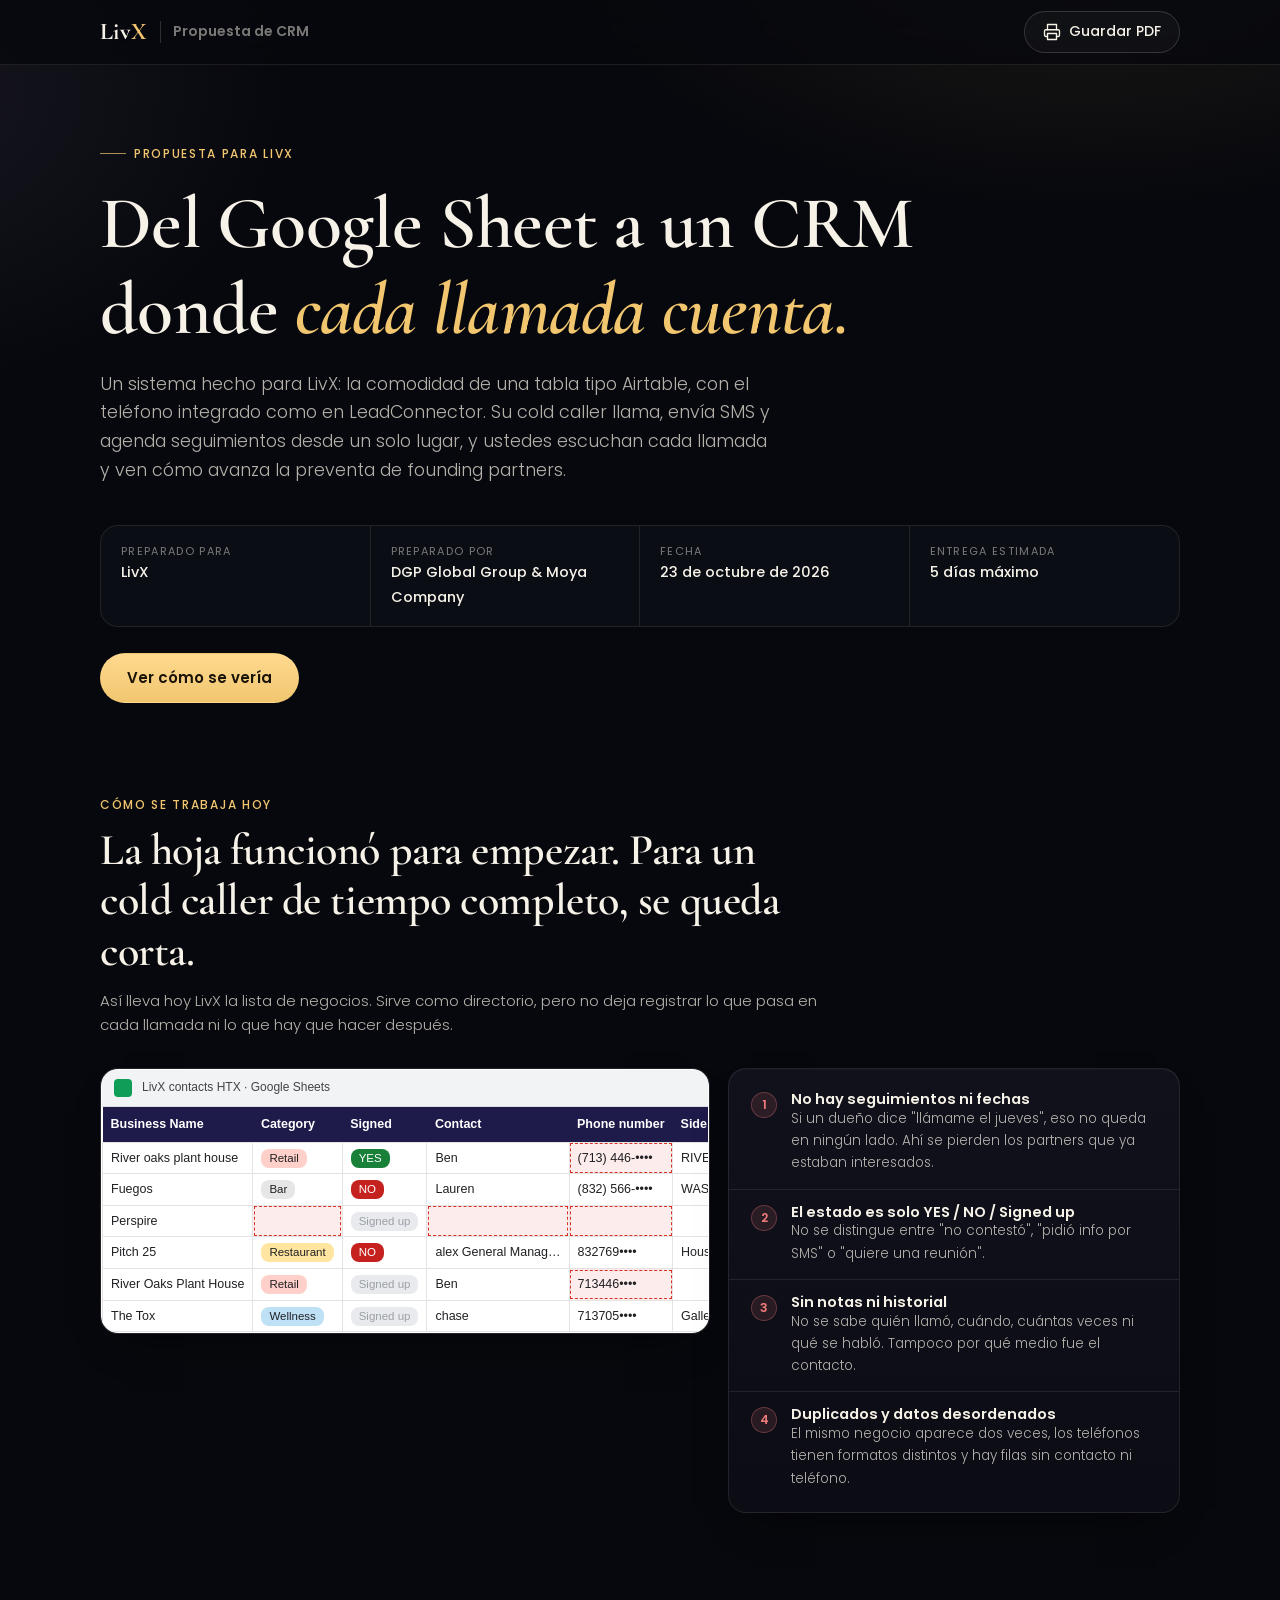
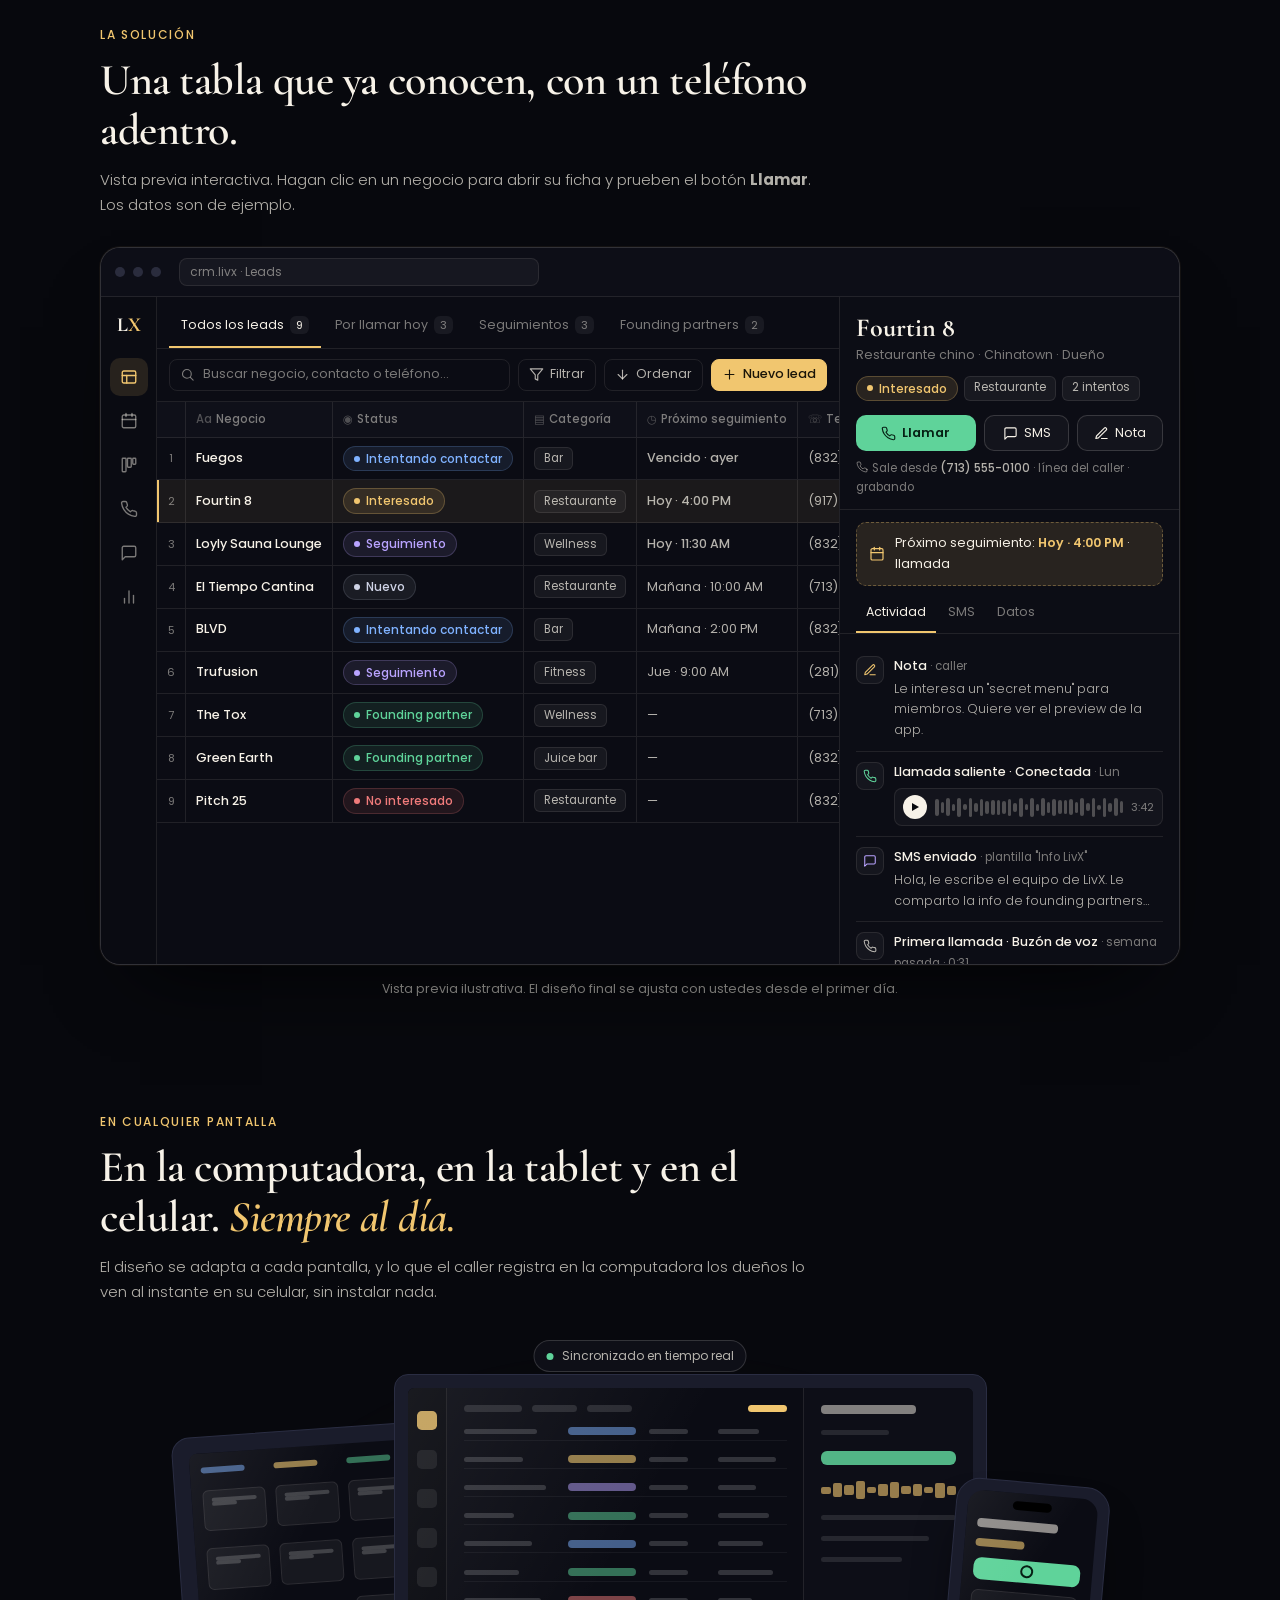
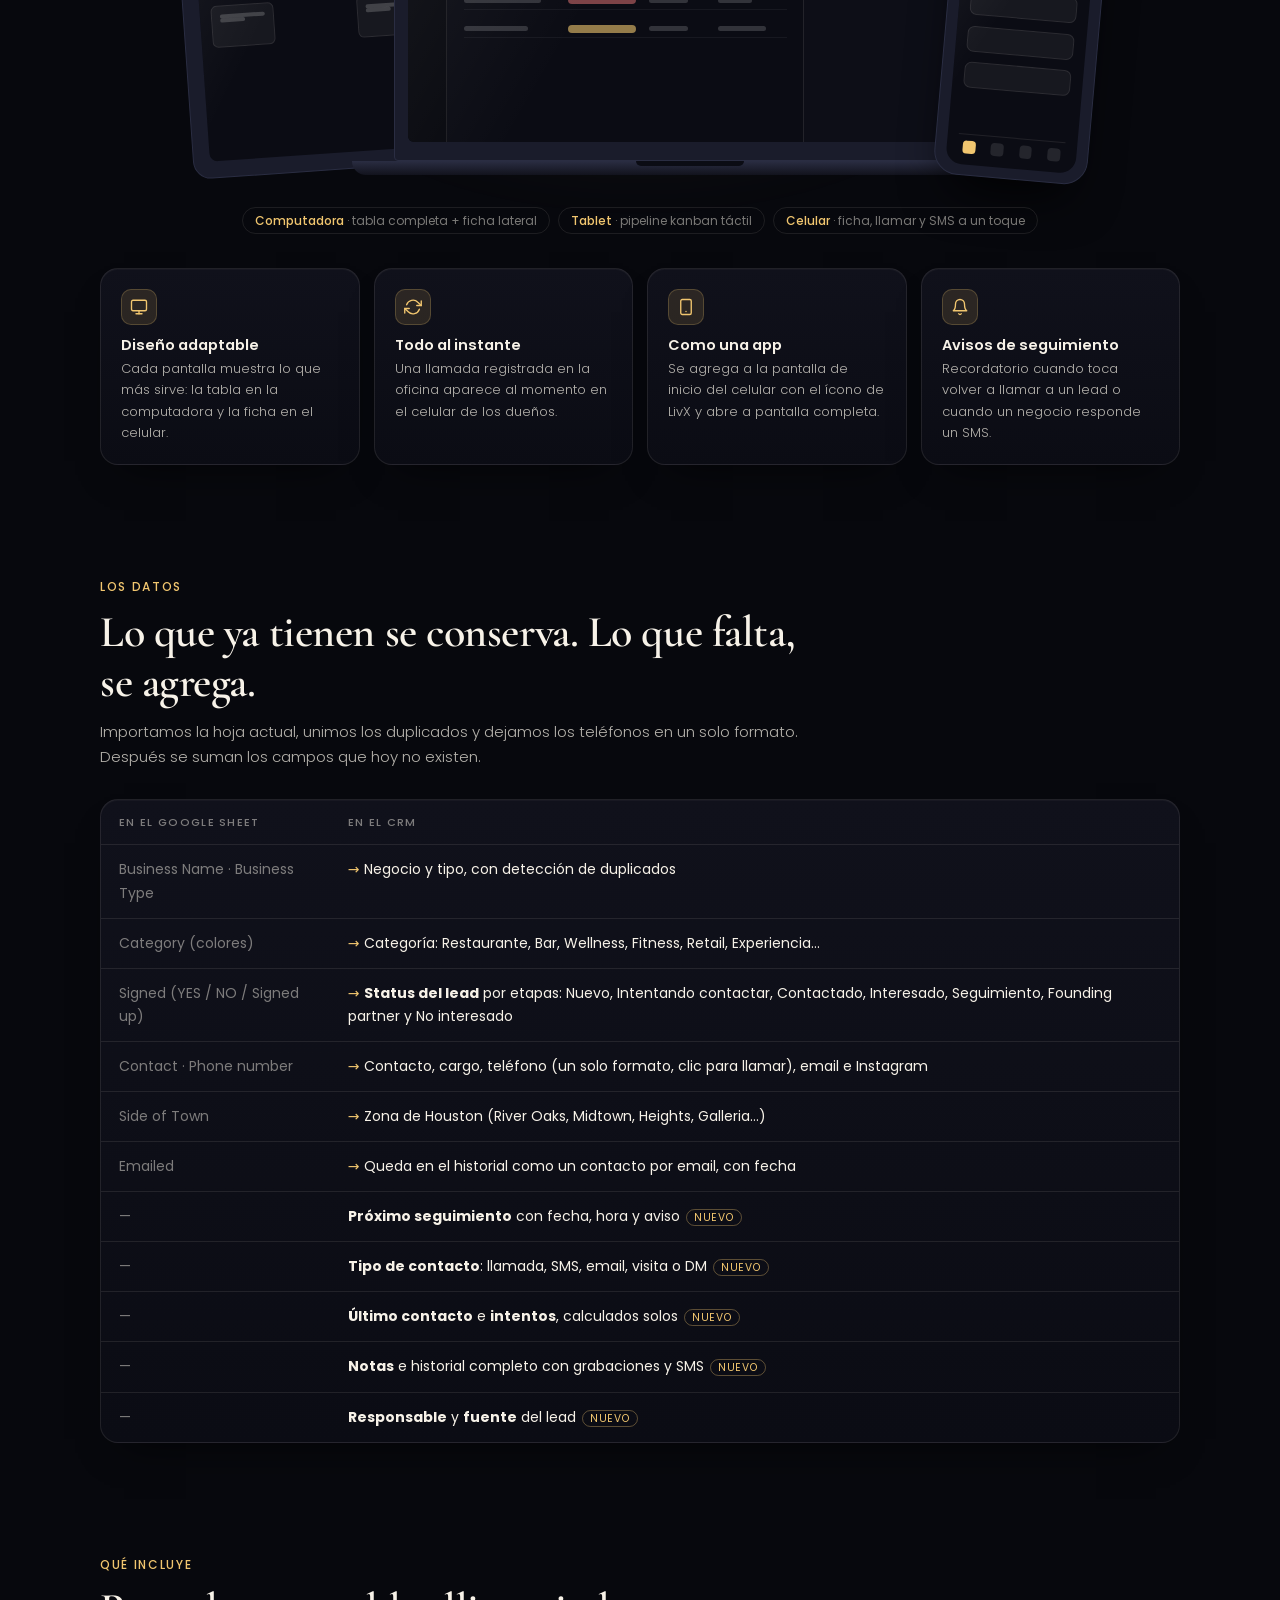
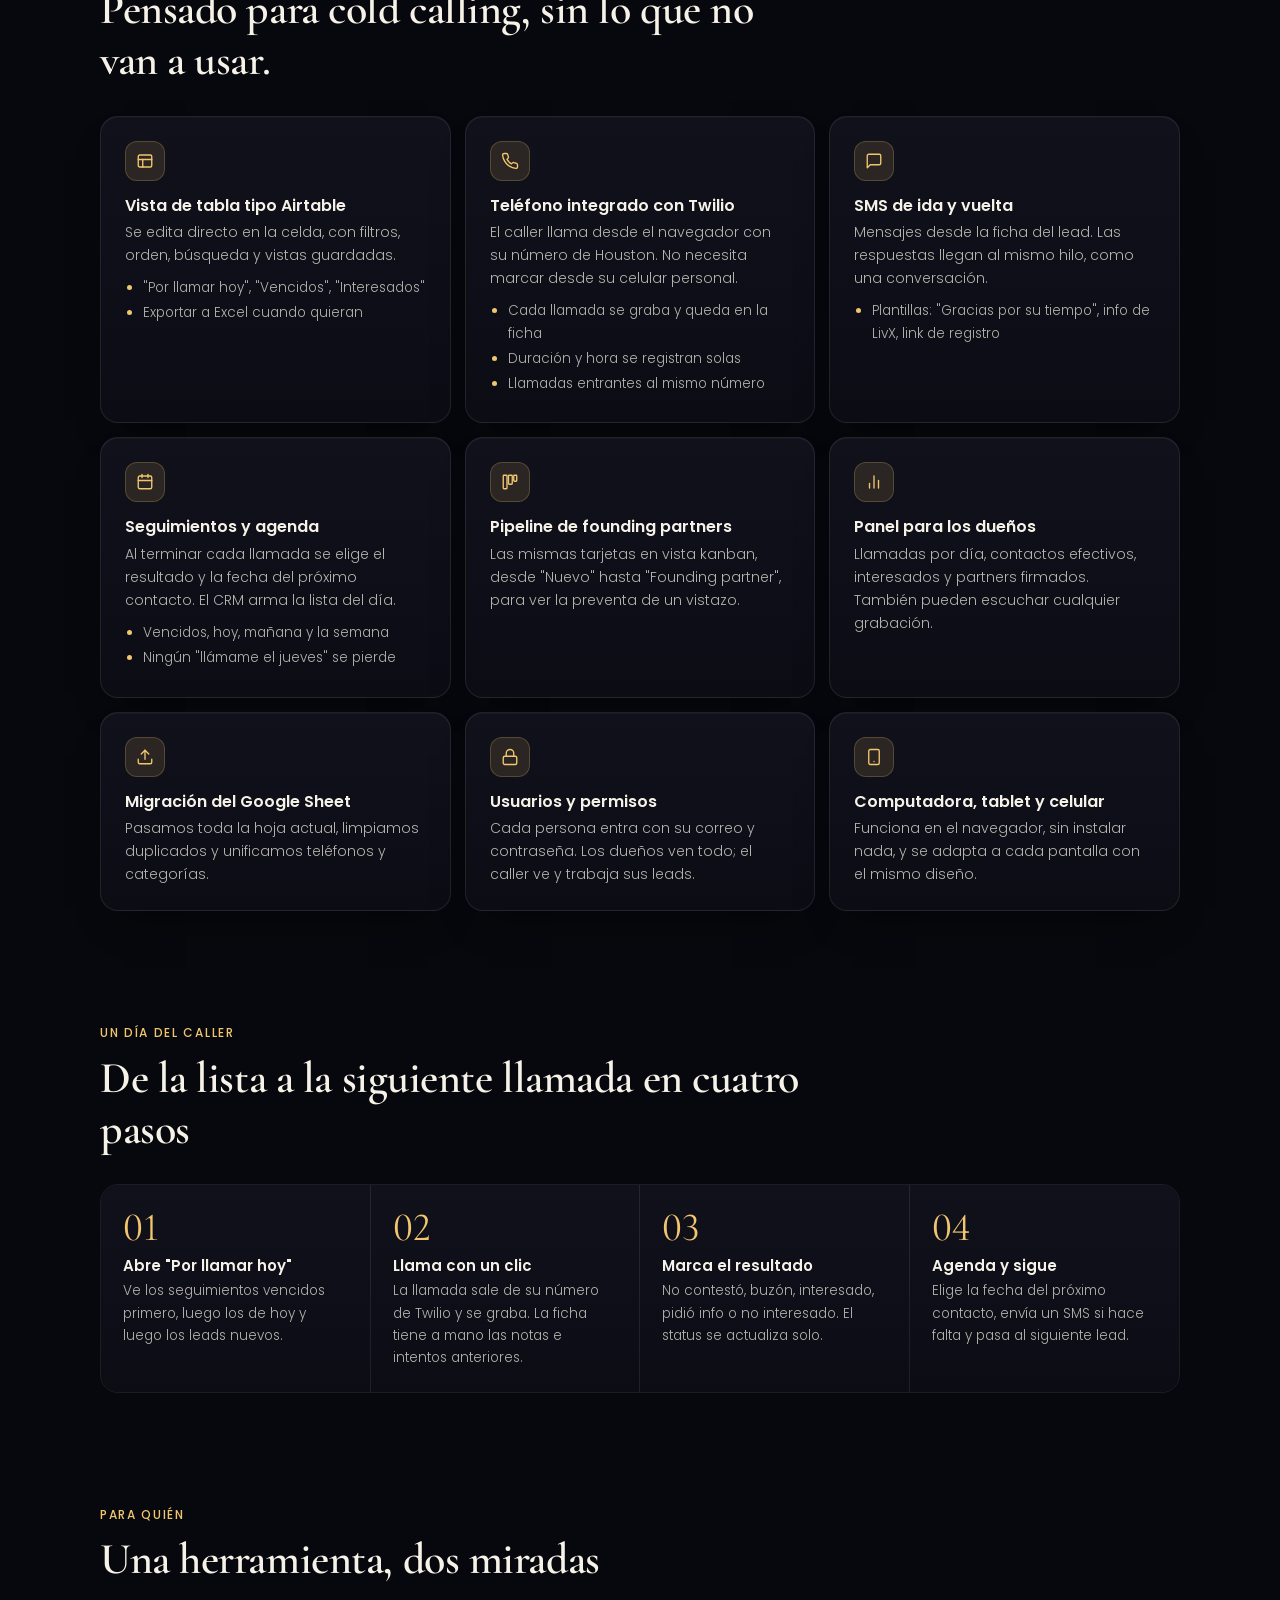
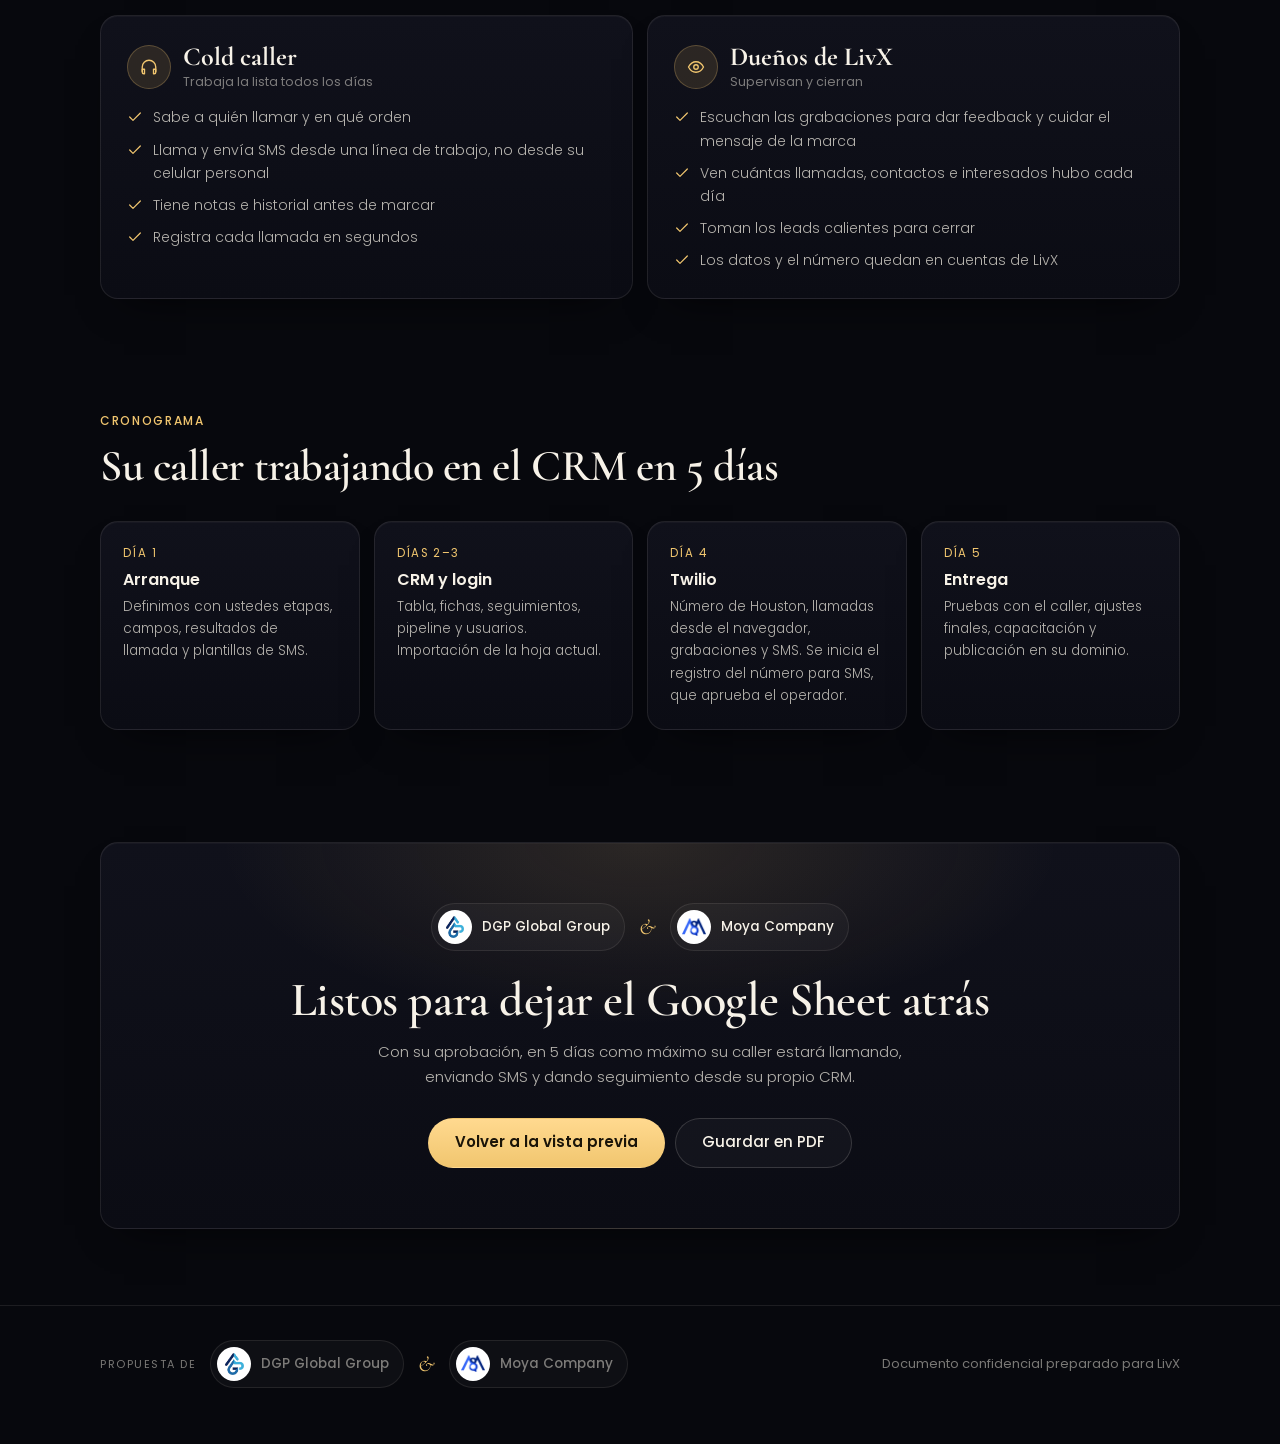
<file: propuesta/index.html>
<!doctype html>
<html lang="es">
<head>
  <meta charset="utf-8">
  <meta name="viewport" content="width=device-width, initial-scale=1">
  <title>Propuesta CRM · LivX</title>
  <meta name="description" content="Propuesta de DGP Global Group y Moya Company para LivX: un CRM con vista de tabla, seguimientos y teléfono integrado con Twilio para el equipo de cold calling.">
  <meta name="robots" content="noindex">
  <meta name="theme-color" content="#07080d">
  <meta property="og:type" content="website">
  <meta property="og:title" content="Propuesta CRM para LivX">
  <meta property="og:description" content="Del Google Sheet a un CRM con llamadas, grabaciones, SMS y seguimientos para el equipo de cold calling de LivX.">
  <link rel="icon" href="../favicon.svg" type="image/svg+xml">
  <link rel="canonical" href="https://livxteam.dgp-link.com/propuesta/">
  <meta property="og:url" content="https://livxteam.dgp-link.com/propuesta/">
  <meta property="og:site_name" content="LivX CRM">
  <meta property="og:locale" content="es_US">
  <meta property="og:image" content="https://livxteam.dgp-link.com/propuesta/og-image.png">
  <meta property="og:image:width" content="1200">
  <meta property="og:image:height" content="630">
  <meta name="twitter:card" content="summary_large_image">
  <meta name="twitter:title" content="Propuesta CRM para LivX">
  <meta name="twitter:description" content="Del Google Sheet a un CRM con llamadas, grabaciones, SMS y seguimientos para el equipo de cold calling de LivX.">
  <meta name="twitter:image" content="https://livxteam.dgp-link.com/propuesta/og-image.png">
  <link rel="preconnect" href="https://fonts.googleapis.com">
  <link rel="preconnect" href="https://fonts.gstatic.com" crossorigin>
  <link href="https://fonts.googleapis.com/css2?family=Cormorant+Garamond:ital,wght@0,600;0,700;1,600&family=Poppins:wght@300;400;500;600&display=swap" rel="stylesheet">
  <link rel="stylesheet" href="../assets/css/site.css">
  <style>
    /* ---------- Hoja actual ---------- */
    .sheet-wrap { display: grid; grid-template-columns: minmax(0, 1.35fr) minmax(0, 1fr); gap: 18px; align-items: start; }
    .sheet { background: #fff; color: #202124; border-radius: 14px; overflow: hidden; font-family: Arial, Helvetica, sans-serif; font-size: 12.5px; border: 1px solid var(--line); }
    .sheet .bar { background: #f1f3f4; padding: 8px 12px; display: flex; gap: 10px; align-items: center; font-size: 12px; color: #444; border-bottom: 1px solid #dadce0; }
    .sheet .bar i { width: 18px; height: 18px; border-radius: 4px; background: #0f9d58; display: inline-block; }
    .sheet table { border-collapse: collapse; width: 100%; min-width: 560px; }
    .sheet th { background: #1e1b4b; color: #fff; font-weight: 600; padding: 7px 8px; white-space: nowrap; text-align: left; font-size: 12.5px; }
    .sheet td { border: 1px solid #e3e3e3; padding: 5px 8px; white-space: nowrap; }
    .sheet td.flag { background: rgba(240, 123, 123, .14); outline: 1.5px dashed #d93025; outline-offset: -2px; }
    .gs { display: inline-block; padding: 0 8px; border-radius: 8px; font-size: 11.5px; }
    .gs-y { background: #188038; color: #fff; } .gs-n { background: #c5221f; color: #fff; } .gs-s { background: #e8eaed; color: #9aa0a6; }
    .gs-r { background: #ffcfc9; } .gs-b { background: #e6e6e6; } .gs-rest { background: #ffe5a0; } .gs-w { background: #bfe1f6; }
    .issues { padding: 8px 0; }
    .issue { display: flex; gap: 14px; padding: 14px 22px; border-bottom: 1px solid var(--line); }
    .issue:last-child { border-bottom: 0; }
    .issue .n { width: 26px; height: 26px; border-radius: 50%; display: grid; place-items: center; font-size: 12px; font-weight: 600; color: var(--bad); background: rgba(240, 123, 123, .12); border: 1px solid rgba(240, 123, 123, .3); flex: none; margin-top: 1px; }
    .issue h3 { font-size: 14.5px; font-weight: 600; }
    .issue p { font-size: 13.5px; color: var(--ink-2); font-weight: 300; }

    /* ---------- Demo del CRM ---------- */
    .app { border: 1px solid var(--line-2); border-radius: 20px; overflow: hidden; background: var(--bg-2); box-shadow: 0 40px 80px -40px rgba(0, 0, 0, .9), 0 0 0 1px rgba(241, 198, 111, .05); }
    .app-chrome { display: flex; align-items: center; gap: 8px; padding: 10px 14px; border-bottom: 1px solid var(--line); background: #0d0e17; }
    .app-chrome .d { width: 10px; height: 10px; border-radius: 50%; background: #2a2c3d; }
    .app-chrome .url { margin-left: 10px; flex: 1; max-width: 360px; font-size: 12px; color: var(--ink-3); background: rgba(255, 255, 255, .04); border: 1px solid var(--line); border-radius: 8px; padding: 3px 10px; white-space: nowrap; overflow: hidden; text-overflow: ellipsis; }
    .app-body { display: grid; grid-template-columns: 56px minmax(0, 1fr) 340px; min-height: 560px; }
    .side { border-right: 1px solid var(--line); padding: 12px 0; display: flex; flex-direction: column; align-items: center; gap: 6px; background: #0a0b12; }
    .side .lg { font-family: var(--display); font-weight: 700; font-size: 20px; margin-bottom: 10px; }
    .side .lg b { color: var(--gold); }
    .side span { width: 38px; height: 38px; border-radius: 10px; display: grid; place-items: center; color: var(--ink-3); }
    .side span.on { color: var(--gold); background: var(--gold-soft); }
    .main { min-width: 0; display: flex; flex-direction: column; }
    .views { display: flex; gap: 2px; padding: 10px 12px 0; border-bottom: 1px solid var(--line); overflow-x: auto; }
    .views button { font: inherit; font-size: 12.5px; color: var(--ink-3); background: none; border: 0; padding: 8px 12px 10px; cursor: pointer; border-bottom: 2px solid transparent; white-space: nowrap; display: flex; gap: 6px; align-items: center; }
    .views button.on { color: var(--ink); border-bottom-color: var(--gold); }
    .views .cnt { font-size: 11px; padding: 0 6px; border-radius: 6px; background: rgba(255, 255, 255, .06); }
    .tools { display: flex; gap: 8px; padding: 10px 12px; border-bottom: 1px solid var(--line); align-items: center; flex-wrap: wrap; }
    .tools .search { flex: 1; min-width: 140px; display: flex; gap: 8px; align-items: center; height: 32px; padding: 0 10px; border-radius: 8px; border: 1px solid var(--line); color: var(--ink-3); font-size: 12.5px; }
    .tools .tb { height: 32px; padding: 0 10px; border-radius: 8px; border: 1px solid var(--line); color: var(--ink-2); font-size: 12.5px; display: inline-flex; align-items: center; gap: 6px; }
    .tools .tb.gold { color: #1a1408; background: var(--gold); border-color: var(--gold); font-weight: 500; }
    .tools svg.i { width: 15px; height: 15px; }
    .grid-x { overflow: auto; flex: 1; }
    table.at { border-collapse: separate; border-spacing: 0; width: 100%; min-width: 860px; font-size: 12.5px; }
    table.at th { position: sticky; top: 0; background: #0f1019; text-align: left; font-weight: 500; color: var(--ink-3); padding: 8px 10px; border-bottom: 1px solid var(--line); border-right: 1px solid var(--line); white-space: nowrap; font-size: 11.5px; }
    table.at th .ty { opacity: .6; margin-right: 4px; }
    table.at td { padding: 8px 10px; border-bottom: 1px solid var(--line); border-right: 1px solid var(--line); white-space: nowrap; color: var(--ink-2); }
    table.at td.num { color: var(--ink-3); width: 34px; text-align: center; font-size: 11px; }
    table.at td.name { color: var(--ink); font-weight: 500; }
    table.at tbody tr { cursor: pointer; transition: background .1s; }
    table.at tbody tr:hover td { background: rgba(255, 255, 255, .025); }
    table.at tbody tr.sel td { background: rgba(241, 198, 111, .07); }
    table.at tbody tr.sel td:first-child { box-shadow: inset 2px 0 0 var(--gold); }
    .due { color: var(--bad); font-weight: 500; }
    .today { color: var(--gold); font-weight: 500; }
    .ph { font-variant-numeric: tabular-nums; }

    .panel { border-left: 1px solid var(--line); display: flex; flex-direction: column; min-width: 0; background: #0c0d15; }
    .p-head { padding: 16px 16px 12px; border-bottom: 1px solid var(--line); }
    .p-head h3 { font-family: var(--display); font-size: 26px; font-weight: 700; }
    .p-head .sub { font-size: 12.5px; color: var(--ink-3); margin-top: 2px; }
    .p-head .chips { display: flex; gap: 6px; flex-wrap: wrap; margin-top: 10px; }
    .acts { display: grid; grid-template-columns: 1.4fr 1fr 1fr; gap: 8px; margin-top: 14px; }
    .acts button { font: inherit; font-size: 12.5px; height: 36px; border-radius: 10px; border: 1px solid var(--line-2); background: rgba(255, 255, 255, .03); color: var(--ink); display: inline-flex; align-items: center; justify-content: center; gap: 6px; cursor: pointer; }
    .acts button.call { background: var(--good); color: #062014; border-color: transparent; font-weight: 600; }
    .acts button.hang { background: var(--bad); color: #2a0707; border-color: transparent; font-weight: 600; }
    .acts svg.i { width: 15px; height: 15px; }
    .from { font-size: 11.5px; color: var(--ink-3); margin-top: 8px; }
    .from svg.i { width: 12px; height: 12px; vertical-align: -1px; margin-right: 4px; }
    .from b { color: var(--ink-2); font-weight: 500; }
    .live { margin-top: 10px; padding: 10px 12px; border-radius: 10px; background: rgba(95, 211, 154, .08); border: 1px solid rgba(95, 211, 154, .25); font-size: 12.5px; display: none; align-items: center; gap: 10px; }
    .live.on { display: flex; }
    .live .pulse { width: 8px; height: 8px; border-radius: 50%; background: var(--good); animation: blink 1s infinite; }
    @keyframes blink { 50% { opacity: .25; } }
    .live .tm { margin-left: auto; font-variant-numeric: tabular-nums; font-weight: 600; }
    .outcome { display: none; margin-top: 10px; }
    .outcome.on { display: block; }
    .outcome small { display: block; font-size: 11.5px; color: var(--ink-3); margin-bottom: 6px; }
    .outcome .opts { display: flex; flex-wrap: wrap; gap: 6px; }
    .outcome button { font: inherit; font-size: 12px; padding: 4px 10px; border-radius: 999px; border: 1px solid var(--line-2); background: none; color: var(--ink-2); cursor: pointer; }
    .outcome button:hover { border-color: var(--gold); color: var(--gold); }
    .nextfu { margin: 12px 16px 0; padding: 10px 12px; border-radius: 10px; border: 1px dashed rgba(241, 198, 111, .35); background: var(--gold-soft); font-size: 12.5px; display: flex; gap: 10px; align-items: center; }
    .nextfu svg.i { color: var(--gold); width: 16px; height: 16px; }
    .nextfu b { font-weight: 600; color: var(--gold); }
    .p-tabs { display: flex; gap: 2px; padding: 10px 16px 0; border-bottom: 1px solid var(--line); }
    .p-tabs button { font: inherit; font-size: 12.5px; color: var(--ink-3); background: none; border: 0; padding: 6px 10px 9px; cursor: pointer; border-bottom: 2px solid transparent; }
    .p-tabs button.on { color: var(--ink); border-bottom-color: var(--gold); }
    .p-body { padding: 12px 16px 16px; overflow: auto; flex: 1; max-height: 330px; }
    .ev { display: flex; gap: 10px; padding: 10px 0; border-bottom: 1px solid var(--line); }
    .ev:last-child { border-bottom: 0; }
    .ev .ic { width: 28px; height: 28px; border-radius: 8px; display: grid; place-items: center; flex: none; background: rgba(255, 255, 255, .04); border: 1px solid var(--line); color: var(--ink-2); }
    .ev .ic.g { color: var(--good); } .ev .ic.v { color: var(--violet); } .ev .ic.y { color: var(--gold); }
    .ev .ic svg.i { width: 14px; height: 14px; }
    .ev .tx { flex: 1; min-width: 0; font-size: 12.5px; }
    .ev .tx b { font-weight: 500; color: var(--ink); }
    .ev .tx .w { color: var(--ink-3); font-size: 11.5px; }
    .ev .tx p { color: var(--ink-2); margin-top: 2px; font-weight: 300; }
    .rec { display: flex; align-items: center; gap: 8px; margin-top: 6px; padding: 6px 8px; border-radius: 8px; background: rgba(255, 255, 255, .03); border: 1px solid var(--line); }
    .rec button { width: 24px; height: 24px; border-radius: 50%; border: 0; background: var(--ink); color: var(--bg); display: grid; place-items: center; cursor: pointer; flex: none; }
    .rec button svg { width: 10px; height: 10px; fill: currentColor; }
    .wave { flex: 1; display: flex; gap: 2px; align-items: center; height: 20px; }
    .wave i { flex: 1; background: var(--ink-3); border-radius: 2px; opacity: .55; }
    .wave i.p { background: var(--gold); opacity: 1; }
    .rec .d { font-size: 11px; color: var(--ink-3); font-variant-numeric: tabular-nums; }
    .bubble { max-width: 86%; padding: 8px 11px; border-radius: 12px; font-size: 12.5px; margin: 6px 0; }
    .bubble.out { margin-left: auto; background: rgba(241, 198, 111, .14); border: 1px solid rgba(241, 198, 111, .25); border-bottom-right-radius: 4px; }
    .bubble.in { background: rgba(255, 255, 255, .05); border: 1px solid var(--line); border-bottom-left-radius: 4px; }
    .bubble small { display: block; font-size: 10.5px; color: var(--ink-3); margin-top: 2px; }
    .compose { display: flex; gap: 6px; margin-top: 10px; }
    .compose span { flex: 1; height: 32px; border-radius: 8px; border: 1px solid var(--line); font-size: 12px; color: var(--ink-3); display: flex; align-items: center; padding: 0 10px; }
    .compose b { height: 32px; padding: 0 12px; border-radius: 8px; background: var(--gold); color: #1a1408; font-size: 12px; display: grid; place-items: center; font-weight: 600; }
    .fields { display: grid; grid-template-columns: auto 1fr; gap: 8px 14px; font-size: 12.5px; }
    .fields dt { color: var(--ink-3); }
    .fields dd { margin: 0; color: var(--ink); }
    .demo-note { text-align: center; color: var(--ink-3); font-size: 12.5px; margin-top: 14px; }

    /* ---------- Antes y después ---------- */
    .map td:first-child { color: var(--ink-3); }
    .map td .arrow { color: var(--gold); }
    .new-pill { font-size: 10.5px; letter-spacing: .08em; text-transform: uppercase; color: var(--gold); border: 1px solid rgba(241, 198, 111, .35); border-radius: 999px; padding: 0 7px; margin-left: 6px; }

    /* ---------- Flujo de llamada ---------- */
    .flow { display: grid; grid-template-columns: repeat(4, minmax(0, 1fr)); gap: 0; border: 1px solid var(--line); border-radius: var(--radius); overflow: hidden; }
    .flow > div { padding: 22px; border-right: 1px solid var(--line); background: linear-gradient(180deg, var(--surface), var(--bg-2)); }
    .flow > div:last-child { border-right: 0; }
    .flow .n { font-variant-numeric: lining-nums; font-family: var(--display); font-size: 40px; color: var(--gold); line-height: 1; }
    .flow h3 { font-size: 15px; font-weight: 600; margin: 10px 0 6px; }
    .flow p { font-size: 13.5px; color: var(--ink-2); font-weight: 300; }

    /* ---------- Roles ---------- */
    .role { padding: 26px; }
    .role .who { display: flex; align-items: center; gap: 12px; margin-bottom: 14px; }
    .role .av { width: 44px; height: 44px; border-radius: 50%; display: grid; place-items: center; background: var(--gold-soft); color: var(--gold); border: 1px solid rgba(241, 198, 111, .25); }
    .role h3 { font-family: var(--display); font-size: 26px; font-weight: 700; }
    .role .who small { display: block; color: var(--ink-3); font-size: 12.5px; }
    .role ul { list-style: none; padding: 0; margin: 0; display: grid; gap: 9px; }
    .role li { display: flex; gap: 10px; font-size: 14px; color: var(--ink-2); font-weight: 300; }
    .role li svg.i { color: var(--gold); width: 16px; height: 16px; margin-top: 3px; }

    /* ---------- Dispositivos ---------- */
    .devices { position: relative; display: flex; justify-content: center; align-items: flex-end; padding: 40px 10px 10px; isolation: isolate; }
    .devices::before { content: ""; position: absolute; inset: 10% 15% 0; background: radial-gradient(closest-side, rgba(241, 198, 111, .18), transparent); filter: blur(30px); z-index: -1; }
    .dv { --b: #1a1c2b; position: relative; }
    .scr { position: relative; overflow: hidden; background: #0b0c14; border-radius: 6px; display: flex; }
    .scr::after { content: ""; position: absolute; inset: 0; background: linear-gradient(120deg, rgba(255, 255, 255, .07), transparent 40%); pointer-events: none; }
    .laptop { width: 56%; z-index: 2; }
    .laptop .bez { background: var(--b); border: 1px solid #2a2d42; border-radius: 14px 14px 4px 4px; padding: 2.2% 2.2% 3%; }
    .laptop .scr { aspect-ratio: 16 / 10; }
    .laptop .base { height: 14px; margin: 0 -7%; background: linear-gradient(180deg, #2a2d42, #12131d); border-radius: 0 0 14px 14px; position: relative; }
    .laptop .base::before { content: ""; position: absolute; left: 42%; right: 42%; top: 0; height: 5px; background: #0b0c14; border-radius: 0 0 6px 6px; }
    .tablet { width: 25%; margin-right: -5%; margin-bottom: 4px; z-index: 1; transform: rotate(-4deg); }
    .tablet .bez { background: var(--b); border: 1px solid #2a2d42; border-radius: 18px; padding: 6%; }
    .tablet .scr { aspect-ratio: 3 / 4; border-radius: 8px; }
    .phone { width: 14.5%; margin-left: -4%; margin-bottom: -6px; z-index: 3; transform: rotate(5deg); }
    .phone .bez { background: var(--b); border: 1px solid #2a2d42; border-radius: 24px; padding: 7%; box-shadow: 0 30px 50px -20px rgba(0, 0, 0, .9); }
    .phone .scr { aspect-ratio: 9 / 19; border-radius: 16px; flex-direction: column; }
    .phone .scr::before { content: ""; position: absolute; top: 3%; left: 35%; right: 35%; height: 3.2%; background: #000; border-radius: 99px; z-index: 2; }
    .float { animation: float 6s ease-in-out infinite; }
    .float.d2 { animation-delay: -2s; } .float.d3 { animation-delay: -4s; }
    @keyframes float { 50% { translate: 0 -8px; } }
    /* Interfaz en miniatura */
    .m-side { width: 7%; background: #08090f; border-right: 1px solid var(--line); display: flex; flex-direction: column; align-items: center; gap: 6%; padding-top: 4%; }
    .m-side i { width: 50%; aspect-ratio: 1; border-radius: 25%; background: rgba(255, 255, 255, .08); }
    .m-side i:first-child { background: var(--gold); opacity: .8; }
    .m-main { flex: 1; padding: 3%; display: flex; flex-direction: column; gap: 3.2%; min-width: 0; }
    .m-bar { display: flex; gap: 3%; align-items: center; }
    .m-bar b { height: 7px; border-radius: 4px; background: rgba(255, 255, 255, .12); }
    .m-bar b.g { background: var(--gold); }
    .m-row { display: grid; grid-template-columns: 1.6fr 1.2fr 1fr 1.2fr; gap: 4%; align-items: center; padding: 1.4% 0; border-bottom: 1px solid rgba(255, 255, 255, .05); }
    .m-row b { height: 5px; border-radius: 3px; background: rgba(255, 255, 255, .16); }
    .m-row s { height: 8px; border-radius: 99px; text-decoration: none; }
    .s-g { background: rgba(95, 211, 154, .5); } .s-y { background: rgba(241, 198, 111, .6); } .s-b { background: rgba(127, 178, 255, .5); } .s-v { background: rgba(185, 163, 255, .5); } .s-r { background: rgba(240, 123, 123, .5); }
    .m-panel { width: 30%; border-left: 1px solid var(--line); padding: 3%; display: flex; flex-direction: column; gap: 5%; background: #0d0e17; }
    .m-panel .t { height: 9px; width: 70%; border-radius: 4px; background: rgba(247, 242, 232, .5); }
    .m-panel .call { height: 14px; border-radius: 6px; background: var(--good); opacity: .85; }
    .m-panel .wav { display: flex; gap: 2px; align-items: center; height: 18px; }
    .m-panel .wav i { flex: 1; background: var(--gold); opacity: .6; border-radius: 2px; }
    .m-panel .ln { height: 5px; border-radius: 3px; background: rgba(255, 255, 255, .1); }
    .m-kan { flex: 1; display: grid; grid-template-columns: repeat(3, 1fr); gap: 5%; padding: 6% 5%; }
    .m-kan > div { display: flex; flex-direction: column; gap: 6%; }
    .m-kan .h { height: 6px; border-radius: 3px; width: 70%; }
    .m-kan .c { aspect-ratio: 1.5; border-radius: 6px; background: rgba(255, 255, 255, .05); border: 1px solid var(--line); padding: 12%; display: flex; flex-direction: column; gap: 14%; }
    .m-kan .c b { height: 4px; border-radius: 2px; background: rgba(255, 255, 255, .18); }
    .m-kan .c b:last-child { width: 55%; }
    .m-ph { padding: 22% 9% 8%; display: flex; flex-direction: column; gap: 4.5%; flex: 1; }
    .m-ph .t { height: 9px; width: 75%; border-radius: 4px; background: rgba(247, 242, 232, .55); }
    .m-ph .st { height: 8px; width: 45%; border-radius: 99px; }
    .m-ph .call { height: 22px; border-radius: 8px; background: var(--good); display: grid; place-items: center; }
    .m-ph .call::before { content: ""; width: 9px; height: 9px; border-radius: 50%; border: 2px solid #062014; }
    .m-ph .ev { height: 26px; border-radius: 7px; background: rgba(255, 255, 255, .05); border: 1px solid var(--line); }
    .m-ph .nav { margin-top: auto; display: flex; justify-content: space-around; padding-top: 6%; border-top: 1px solid var(--line); }
    .m-ph .nav i { width: 12%; aspect-ratio: 1; border-radius: 30%; background: rgba(255, 255, 255, .1); }
    .m-ph .nav i:first-child { background: var(--gold); }
    .sync { position: absolute; top: 6px; left: 50%; translate: -50% 0; display: inline-flex; gap: 8px; align-items: center; font-size: 12px; color: var(--ink-2); padding: 5px 12px; border-radius: 999px; background: rgba(16, 17, 27, .85); border: 1px solid var(--line-2); white-space: nowrap; }
    .sync .dot { width: 7px; height: 7px; border-radius: 50%; background: var(--good); box-shadow: 0 0 0 0 rgba(95, 211, 154, .6); animation: ping 2s infinite; }
    @keyframes ping { 70% { box-shadow: 0 0 0 8px rgba(95, 211, 154, 0); } 100% { box-shadow: 0 0 0 0 rgba(95, 211, 154, 0); } }
    .perks { margin-top: 34px; }
    .perk { padding: 20px; }
    .perk .ico { width: 36px; height: 36px; border-radius: 10px; display: grid; place-items: center; color: var(--gold); background: var(--gold-soft); border: 1px solid rgba(241, 198, 111, .22); margin-bottom: 12px; }
    .perk h3 { font-size: 14.5px; font-weight: 600; margin-bottom: 4px; }
    .perk p { font-size: 13px; color: var(--ink-2); font-weight: 300; }
    .bp { display: flex; justify-content: center; gap: 8px; flex-wrap: wrap; margin-top: 22px; }
    .bp span { font-size: 12px; color: var(--ink-3); border: 1px solid var(--line); border-radius: 999px; padding: 3px 12px; }
    .bp span b { color: var(--gold); font-weight: 500; }

    /* Aparición al hacer scroll */
    .js .reveal { opacity: 0; translate: 0 18px; transition: opacity .7s ease, translate .7s ease; }
    .js .reveal.in { opacity: 1; translate: 0 0; }

    @media (max-width: 1060px) {
      .app-body { grid-template-columns: 56px minmax(0, 1fr); }
      .panel { grid-column: 1 / -1; border-left: 0; border-top: 1px solid var(--line); }
      .p-body { max-height: none; }
    }
    @media (max-width: 860px) {
      .sheet-wrap { grid-template-columns: minmax(0, 1fr); }
      .flow { grid-template-columns: repeat(2, minmax(0, 1fr)); }
      .flow > div:nth-child(2) { border-right: 0; }
      .flow > div:nth-child(-n+2) { border-bottom: 1px solid var(--line); }
    }
    @media (max-width: 680px) {
      .app-body { grid-template-columns: minmax(0, 1fr); }
      .side { display: none; }
      .flow { grid-template-columns: minmax(0, 1fr); }
      .flow > div { border-right: 0; border-bottom: 1px solid var(--line); }
      .flow > div:last-child { border-bottom: 0; }
      .app-chrome .url { display: none; }
    }
    @media (max-width: 680px) { .devices { padding-top: 48px; } .sync { font-size: 11px; } .laptop .base { height: 9px; } .phone .bez { border-radius: 14px; } .phone .scr { border-radius: 9px; } .tablet .bez { border-radius: 10px; } }
    @media (prefers-reduced-motion: reduce) { .live .pulse, .float, .sync .dot { animation: none; } .js .reveal { opacity: 1; translate: none; transition: none; } }
    @media print { .js .reveal { opacity: 1; translate: none; } .float { animation: none; } }
  </style>
</head>
<body>
  <script>document.documentElement.classList.add('js');</script>
  <header class="top">
    <div class="wrap">
      <div class="brand"><span class="word">Liv<b>X</b></span><span class="sep"></span><span class="sub">Propuesta de CRM</span></div>
      <nav class="nav no-print">
        <button class="btn" type="button" onclick="window.print()"><svg class="i" viewBox="0 0 24 24"><polyline points="6 9 6 2 18 2 18 9"/><path d="M6 18H4a2 2 0 0 1-2-2v-5a2 2 0 0 1 2-2h16a2 2 0 0 1 2 2v5a2 2 0 0 1-2 2h-2"/><rect x="6" y="14" width="12" height="8"/></svg>Guardar PDF</button>
      </nav>
    </div>
  </header>

  <main class="wrap">
    <!-- Portada -->
    <div class="hero">
      <span class="eyebrow">Propuesta para LivX</span>
      <h1>Del Google Sheet a un CRM donde <em>cada llamada cuenta.</em></h1>
      <p class="lead">Un sistema hecho para LivX: la comodidad de una tabla tipo Airtable, con el teléfono integrado como en LeadConnector. Su cold caller llama, envía SMS y agenda seguimientos desde un solo lugar, y ustedes escuchan cada llamada y ven cómo avanza la preventa de founding partners.</p>
      <div class="meta">
        <div><small>Preparado para</small><strong>LivX</strong></div>
        <div><small>Preparado por</small><strong>DGP Global Group &amp; Moya Company</strong></div>
        <div><small>Fecha</small><strong id="issued">—</strong></div>
        <div><small>Entrega estimada</small><strong>5 días máximo</strong></div>
      </div>
      <div class="row no-print" style="margin-top:26px">
        <a class="btn gold lg" href="#demo">Ver cómo se vería</a>
      </div>
    </div>

    <!-- Hoy -->
    <section>
      <div class="sec-head reveal">
        <div class="k">Cómo se trabaja hoy</div>
        <h2>La hoja funcionó para empezar. Para un cold caller de tiempo completo, se queda corta.</h2>
        <p>Así lleva hoy LivX la lista de negocios. Sirve como directorio, pero no deja registrar lo que pasa en cada llamada ni lo que hay que hacer después.</p>
      </div>
      <div class="sheet-wrap">
        <div class="card" style="padding:0;overflow:hidden">
          <div class="sheet scroll-x" aria-label="Recreación de la hoja de cálculo actual">
            <div class="bar"><i></i>LivX contacts HTX · Google Sheets</div>
            <table>
              <thead><tr><th>Business Name</th><th>Category</th><th>Signed</th><th>Contact</th><th>Phone number</th><th>Side of Town</th></tr></thead>
              <tbody>
                <tr><td>River oaks plant house</td><td><span class="gs gs-r">Retail</span></td><td><span class="gs gs-y">YES</span></td><td>Ben</td><td class="flag">(713) 446-••••</td><td>RIVER OAKS</td></tr>
                <tr><td>Fuegos</td><td><span class="gs gs-b">Bar</span></td><td><span class="gs gs-n">NO</span></td><td>Lauren</td><td>(832) 566-••••</td><td>WASHINGTON</td></tr>
                <tr><td>Perspire</td><td class="flag"></td><td><span class="gs gs-s">Signed up</span></td><td class="flag"></td><td class="flag"></td><td></td></tr>
                <tr><td>Pitch 25</td><td><span class="gs gs-rest">Restaurant</span></td><td><span class="gs gs-n">NO</span></td><td>alex General Manag…</td><td>832769••••</td><td>Houston</td></tr>
                <tr><td>River Oaks Plant House</td><td><span class="gs gs-r">Retail</span></td><td><span class="gs gs-s">Signed up</span></td><td>Ben</td><td class="flag">713446••••</td><td></td></tr>
                <tr><td>The Tox</td><td><span class="gs gs-w">Wellness</span></td><td><span class="gs gs-s">Signed up</span></td><td>chase</td><td>713705••••</td><td>Galleria/Sugarland</td></tr>
              </tbody>
            </table>
          </div>
        </div>
        <div class="card issues">
          <div class="issue"><span class="n">1</span><div><h3>No hay seguimientos ni fechas</h3><p>Si un dueño dice "llámame el jueves", eso no queda en ningún lado. Ahí se pierden los partners que ya estaban interesados.</p></div></div>
          <div class="issue"><span class="n">2</span><div><h3>El estado es solo YES / NO / Signed up</h3><p>No se distingue entre "no contestó", "pidió info por SMS" o "quiere una reunión".</p></div></div>
          <div class="issue"><span class="n">3</span><div><h3>Sin notas ni historial</h3><p>No se sabe quién llamó, cuándo, cuántas veces ni qué se habló. Tampoco por qué medio fue el contacto.</p></div></div>
          <div class="issue"><span class="n">4</span><div><h3>Duplicados y datos desordenados</h3><p>El mismo negocio aparece dos veces, los teléfonos tienen formatos distintos y hay filas sin contacto ni teléfono.</p></div></div>
        </div>
      </div>
    </section>

    <!-- Demo -->
    <section id="demo">
      <div class="sec-head reveal">
        <div class="k">La solución</div>
        <h2>Una tabla que ya conocen, con un teléfono adentro.</h2>
        <p>Vista previa interactiva. Hagan clic en un negocio para abrir su ficha y prueben el botón <strong>Llamar</strong>. Los datos son de ejemplo.</p>
      </div>

      <div class="app" id="app">
        <div class="app-chrome"><span class="d"></span><span class="d"></span><span class="d"></span><span class="url">crm.livx · Leads</span></div>
        <div class="app-body">
          <nav class="side" aria-hidden="true">
            <div class="lg">L<b>X</b></div>
            <span class="on"><svg class="i" viewBox="0 0 24 24"><rect x="3" y="4" width="18" height="16" rx="2"/><line x1="3" y1="10" x2="21" y2="10"/><line x1="9" y1="10" x2="9" y2="20"/></svg></span>
            <span><svg class="i" viewBox="0 0 24 24"><rect x="3" y="4" width="18" height="17" rx="2"/><line x1="16" y1="2" x2="16" y2="6"/><line x1="8" y1="2" x2="8" y2="6"/><line x1="3" y1="10" x2="21" y2="10"/></svg></span>
            <span><svg class="i" viewBox="0 0 24 24"><rect x="3" y="3" width="5" height="18" rx="1"/><rect x="10" y="3" width="5" height="12" rx="1"/><rect x="17" y="3" width="4" height="8" rx="1"/></svg></span>
            <span><svg class="i" viewBox="0 0 24 24"><path d="M22 16.9v3a2 2 0 0 1-2.2 2 19.8 19.8 0 0 1-8.6-3.1 19.5 19.5 0 0 1-6-6A19.8 19.8 0 0 1 2.1 4.2 2 2 0 0 1 4.1 2h3a2 2 0 0 1 2 1.7c.1.9.4 1.8.7 2.7a2 2 0 0 1-.5 2.1L8 9.8a16 16 0 0 0 6 6l1.3-1.3a2 2 0 0 1 2.1-.4c.9.3 1.8.6 2.7.7a2 2 0 0 1 1.7 2z"/></svg></span>
            <span><svg class="i" viewBox="0 0 24 24"><path d="M21 15a2 2 0 0 1-2 2H7l-4 4V5a2 2 0 0 1 2-2h14a2 2 0 0 1 2 2z"/></svg></span>
            <span><svg class="i" viewBox="0 0 24 24"><line x1="18" y1="20" x2="18" y2="10"/><line x1="12" y1="20" x2="12" y2="4"/><line x1="6" y1="20" x2="6" y2="14"/></svg></span>
          </nav>

          <div class="main">
            <div class="views" id="views"></div>
            <div class="tools">
              <div class="search"><svg class="i" viewBox="0 0 24 24"><circle cx="11" cy="11" r="7"/><line x1="21" y1="21" x2="16.6" y2="16.6"/></svg>Buscar negocio, contacto o teléfono…</div>
              <span class="tb"><svg class="i" viewBox="0 0 24 24"><polygon points="22 3 2 3 10 12.5 10 19 14 21 14 12.5 22 3"/></svg>Filtrar</span>
              <span class="tb"><svg class="i" viewBox="0 0 24 24"><line x1="12" y1="5" x2="12" y2="19"/><polyline points="19 12 12 19 5 12"/></svg>Ordenar</span>
              <span class="tb gold"><svg class="i" viewBox="0 0 24 24"><line x1="12" y1="5" x2="12" y2="19"/><line x1="5" y1="12" x2="19" y2="12"/></svg>Nuevo lead</span>
            </div>
            <div class="grid-x">
              <table class="at">
                <thead><tr>
                  <th></th><th><span class="ty">Aa</span>Negocio</th><th><span class="ty">◉</span>Status</th><th><span class="ty">▤</span>Categoría</th>
                  <th><span class="ty">◷</span>Próximo seguimiento</th><th><span class="ty">☏</span>Teléfono</th><th><span class="ty">⇄</span>Último contacto</th><th><span class="ty">#</span>Intentos</th><th><span class="ty">⌖</span>Zona</th>
                </tr></thead>
                <tbody id="rows"></tbody>
              </table>
            </div>
          </div>

          <aside class="panel" aria-live="polite">
            <div class="p-head">
              <h3 id="pName">—</h3>
              <div class="sub" id="pSub">—</div>
              <div class="chips" id="pChips"></div>
              <div class="acts">
                <button class="call" id="callBtn" type="button"><svg class="i" viewBox="0 0 24 24"><path d="M22 16.9v3a2 2 0 0 1-2.2 2 19.8 19.8 0 0 1-8.6-3.1 19.5 19.5 0 0 1-6-6A19.8 19.8 0 0 1 2.1 4.2 2 2 0 0 1 4.1 2h3a2 2 0 0 1 2 1.7c.1.9.4 1.8.7 2.7a2 2 0 0 1-.5 2.1L8 9.8a16 16 0 0 0 6 6l1.3-1.3a2 2 0 0 1 2.1-.4c.9.3 1.8.6 2.7.7a2 2 0 0 1 1.7 2z"/></svg><span>Llamar</span></button>
                <button type="button" data-tab="sms"><svg class="i" viewBox="0 0 24 24"><path d="M21 15a2 2 0 0 1-2 2H7l-4 4V5a2 2 0 0 1 2-2h14a2 2 0 0 1 2 2z"/></svg>SMS</button>
                <button type="button" data-tab="info"><svg class="i" viewBox="0 0 24 24"><path d="M12 20h9"/><path d="M16.5 3.5a2.1 2.1 0 0 1 3 3L7 19l-4 1 1-4z"/></svg>Nota</button>
              </div>
              <div class="from"><svg class="i" viewBox="0 0 24 24"><path d="M22 16.9v3a2 2 0 0 1-2.2 2 19.8 19.8 0 0 1-8.6-3.1 19.5 19.5 0 0 1-6-6A19.8 19.8 0 0 1 2.1 4.2 2 2 0 0 1 4.1 2h3a2 2 0 0 1 2 1.7c.1.9.4 1.8.7 2.7a2 2 0 0 1-.5 2.1L8 9.8a16 16 0 0 0 6 6l1.3-1.3a2 2 0 0 1 2.1-.4c.9.3 1.8.6 2.7.7a2 2 0 0 1 1.7 2z"/></svg>Sale desde <b>(713) 555-0100</b> · línea del caller · grabando</div>
              <div class="live" id="live"><span class="pulse"></span><span id="liveTx">Llamando…</span><span class="tm" id="liveTm">00:00</span></div>
              <div class="outcome" id="outcome">
                <small>¿Cómo terminó la llamada?</small>
                <div class="opts" id="outOpts"></div>
              </div>
            </div>
            <div class="nextfu" id="pNext"></div>
            <div class="p-tabs" id="pTabs">
              <button type="button" class="on" data-tab="act">Actividad</button>
              <button type="button" data-tab="sms">SMS</button>
              <button type="button" data-tab="info">Datos</button>
            </div>
            <div class="p-body" id="pBody"></div>
          </aside>
        </div>
      </div>
      <p class="demo-note">Vista previa ilustrativa. El diseño final se ajusta con ustedes desde el primer día.</p>
    </section>

    <!-- Dispositivos -->
    <section id="dispositivos">
      <div class="sec-head reveal">
        <div class="k">En cualquier pantalla</div>
        <h2>En la computadora, en la tablet y en el celular. <em style="color:var(--gold)">Siempre al día.</em></h2>
        <p>El diseño se adapta a cada pantalla, y lo que el caller registra en la computadora los dueños lo ven al instante en su celular, sin instalar nada.</p>
      </div>
      <div class="devices reveal" aria-hidden="true">
        <span class="sync"><span class="dot"></span>Sincronizado en tiempo real</span>
        <div class="dv tablet float d2"><div class="bez"><div class="scr">
          <div class="m-kan"><div><span class="h s-b"></span><div class="c"><b></b><b></b></div><div class="c"><b></b><b></b></div><div class="c"><b></b><b></b></div></div><div><span class="h s-y"></span><div class="c"><b></b><b></b></div><div class="c"><b></b><b></b></div></div><div><span class="h s-g"></span><div class="c"><b></b><b></b></div><div class="c"><b></b><b></b></div><div class="c"><b></b><b></b></div></div></div>
        </div></div></div>
        <div class="dv laptop float"><div class="bez"><div class="scr">
          <div class="m-side"><i></i><i></i><i></i><i></i><i></i></div>
          <div class="m-main">
            <div class="m-bar"><b style="width:18%"></b><b style="width:14%"></b><b style="width:14%"></b><b class="g" style="width:12%;margin-left:auto"></b></div>
            <div class="m-row"><b style="width:80%"></b><s class="s-b"></s><b style="width:70%"></b><b style="width:60%"></b></div><div class="m-row"><b style="width:65%"></b><s class="s-y"></s><b style="width:70%"></b><b style="width:85%"></b></div><div class="m-row"><b style="width:90%"></b><s class="s-v"></s><b style="width:70%"></b><b style="width:55%"></b></div><div class="m-row"><b style="width:55%"></b><s class="s-g"></s><b style="width:70%"></b><b style="width:75%"></b></div><div class="m-row"><b style="width:75%"></b><s class="s-b"></s><b style="width:70%"></b><b style="width:65%"></b></div><div class="m-row"><b style="width:60%"></b><s class="s-g"></s><b style="width:70%"></b><b style="width:80%"></b></div><div class="m-row"><b style="width:85%"></b><s class="s-r"></s><b style="width:70%"></b><b style="width:50%"></b></div><div class="m-row"><b style="width:70%"></b><s class="s-y"></s><b style="width:70%"></b><b style="width:70%"></b></div>
          </div>
          <div class="m-panel"><span class="t"></span><span class="ln" style="width:50%"></span><span class="call"></span><div class="wav"><i style="height:40%"></i><i style="height:80%"></i><i style="height:55%"></i><i style="height:100%"></i><i style="height:35%"></i><i style="height:70%"></i><i style="height:90%"></i><i style="height:45%"></i><i style="height:65%"></i><i style="height:30%"></i><i style="height:85%"></i><i style="height:50%"></i></div><span class="ln"></span><span class="ln" style="width:80%"></span><span class="ln" style="width:60%"></span></div>
        </div></div><div class="base"></div></div>
        <div class="dv phone float d3"><div class="bez"><div class="scr">
          <div class="m-ph"><span class="t"></span><span class="st s-y"></span><span class="call"></span><span class="ev"></span><span class="ev"></span><span class="ev"></span><div class="nav"><i></i><i></i><i></i><i></i></div></div>
        </div></div></div>
      </div>
      <div class="bp reveal"><span><b>Computadora</b> · tabla completa + ficha lateral</span><span><b>Tablet</b> · pipeline kanban táctil</span><span><b>Celular</b> · ficha, llamar y SMS a un toque</span></div>
      <div class="grid g4 perks">
        <div class="card perk reveal"><div class="ico"><svg class="i" viewBox="0 0 24 24"><rect x="2" y="3" width="20" height="14" rx="2"/><line x1="8" y1="21" x2="16" y2="21"/><line x1="12" y1="17" x2="12" y2="21"/></svg></div><h3>Diseño adaptable</h3><p>Cada pantalla muestra lo que más sirve: la tabla en la computadora y la ficha en el celular.</p></div>
        <div class="card perk reveal"><div class="ico"><svg class="i" viewBox="0 0 24 24"><polyline points="23 4 23 10 17 10"/><polyline points="1 20 1 14 7 14"/><path d="M3.5 9a9 9 0 0 1 14.9-3.4L23 10M1 14l4.6 4.4A9 9 0 0 0 20.5 15"/></svg></div><h3>Todo al instante</h3><p>Una llamada registrada en la oficina aparece al momento en el celular de los dueños.</p></div>
        <div class="card perk reveal"><div class="ico"><svg class="i" viewBox="0 0 24 24"><rect x="5" y="2" width="14" height="20" rx="2"/><line x1="12" y1="18" x2="12.01" y2="18"/></svg></div><h3>Como una app</h3><p>Se agrega a la pantalla de inicio del celular con el ícono de LivX y abre a pantalla completa.</p></div>
        <div class="card perk reveal"><div class="ico"><svg class="i" viewBox="0 0 24 24"><path d="M18 8A6 6 0 0 0 6 8c0 7-3 9-3 9h18s-3-2-3-9"/><path d="M13.7 21a2 2 0 0 1-3.4 0"/></svg></div><h3>Avisos de seguimiento</h3><p>Recordatorio cuando toca volver a llamar a un lead o cuando un negocio responde un SMS.</p></div>
      </div>
    </section>

    <!-- Antes / después -->
    <section>
      <div class="sec-head reveal">
        <div class="k">Los datos</div>
        <h2>Lo que ya tienen se conserva. Lo que falta, se agrega.</h2>
        <p>Importamos la hoja actual, unimos los duplicados y dejamos los teléfonos en un solo formato. Después se suman los campos que hoy no existen.</p>
      </div>
      <div class="card scroll-x map">
        <table class="t" style="min-width:560px">
          <thead><tr><th>En el Google Sheet</th><th>En el CRM</th></tr></thead>
          <tbody>
            <tr><td>Business Name · Business Type</td><td><span class="arrow">→</span> Negocio y tipo, con detección de duplicados</td></tr>
            <tr><td>Category (colores)</td><td><span class="arrow">→</span> Categoría: Restaurante, Bar, Wellness, Fitness, Retail, Experiencia…</td></tr>
            <tr><td>Signed (YES / NO / Signed up)</td><td><span class="arrow">→</span> <strong>Status del lead</strong> por etapas: Nuevo, Intentando contactar, Contactado, Interesado, Seguimiento, Founding partner y No interesado</td></tr>
            <tr><td>Contact · Phone number</td><td><span class="arrow">→</span> Contacto, cargo, teléfono (un solo formato, clic para llamar), email e Instagram</td></tr>
            <tr><td>Side of Town</td><td><span class="arrow">→</span> Zona de Houston (River Oaks, Midtown, Heights, Galleria…)</td></tr>
            <tr><td>Emailed</td><td><span class="arrow">→</span> Queda en el historial como un contacto por email, con fecha</td></tr>
            <tr><td>—</td><td><strong>Próximo seguimiento</strong> con fecha, hora y aviso<span class="new-pill">Nuevo</span></td></tr>
            <tr><td>—</td><td><strong>Tipo de contacto</strong>: llamada, SMS, email, visita o DM<span class="new-pill">Nuevo</span></td></tr>
            <tr><td>—</td><td><strong>Último contacto</strong> e <strong>intentos</strong>, calculados solos<span class="new-pill">Nuevo</span></td></tr>
            <tr><td>—</td><td><strong>Notas</strong> e historial completo con grabaciones y SMS<span class="new-pill">Nuevo</span></td></tr>
            <tr><td>—</td><td><strong>Responsable</strong> y <strong>fuente</strong> del lead<span class="new-pill">Nuevo</span></td></tr>
          </tbody>
        </table>
      </div>
    </section>

    <!-- Qué incluye -->
    <section id="incluye">
      <div class="sec-head reveal">
        <div class="k">Qué incluye</div>
        <h2>Pensado para cold calling, sin lo que no van a usar.</h2>
      </div>
      <div class="grid g3">
        <div class="card feat reveal">
          <div class="ico"><svg class="i" viewBox="0 0 24 24"><rect x="3" y="4" width="18" height="16" rx="2"/><line x1="3" y1="10" x2="21" y2="10"/><line x1="9" y1="10" x2="9" y2="20"/></svg></div>
          <h3>Vista de tabla tipo Airtable</h3>
          <p>Se edita directo en la celda, con filtros, orden, búsqueda y vistas guardadas.</p>
          <ul><li>"Por llamar hoy", "Vencidos", "Interesados"</li><li>Exportar a Excel cuando quieran</li></ul>
        </div>
        <div class="card feat reveal">
          <div class="ico"><svg class="i" viewBox="0 0 24 24"><path d="M22 16.9v3a2 2 0 0 1-2.2 2 19.8 19.8 0 0 1-8.6-3.1 19.5 19.5 0 0 1-6-6A19.8 19.8 0 0 1 2.1 4.2 2 2 0 0 1 4.1 2h3a2 2 0 0 1 2 1.7c.1.9.4 1.8.7 2.7a2 2 0 0 1-.5 2.1L8 9.8a16 16 0 0 0 6 6l1.3-1.3a2 2 0 0 1 2.1-.4c.9.3 1.8.6 2.7.7a2 2 0 0 1 1.7 2z"/></svg></div>
          <h3>Teléfono integrado con Twilio</h3>
          <p>El caller llama desde el navegador con su número de Houston. No necesita marcar desde su celular personal.</p>
          <ul><li>Cada llamada se graba y queda en la ficha</li><li>Duración y hora se registran solas</li><li>Llamadas entrantes al mismo número</li></ul>
        </div>
        <div class="card feat reveal">
          <div class="ico"><svg class="i" viewBox="0 0 24 24"><path d="M21 15a2 2 0 0 1-2 2H7l-4 4V5a2 2 0 0 1 2-2h14a2 2 0 0 1 2 2z"/></svg></div>
          <h3>SMS de ida y vuelta</h3>
          <p>Mensajes desde la ficha del lead. Las respuestas llegan al mismo hilo, como una conversación.</p>
          <ul><li>Plantillas: "Gracias por su tiempo", info de LivX, link de registro</li></ul>
        </div>
        <div class="card feat reveal">
          <div class="ico"><svg class="i" viewBox="0 0 24 24"><rect x="3" y="4" width="18" height="17" rx="2"/><line x1="16" y1="2" x2="16" y2="6"/><line x1="8" y1="2" x2="8" y2="6"/><line x1="3" y1="10" x2="21" y2="10"/></svg></div>
          <h3>Seguimientos y agenda</h3>
          <p>Al terminar cada llamada se elige el resultado y la fecha del próximo contacto. El CRM arma la lista del día.</p>
          <ul><li>Vencidos, hoy, mañana y la semana</li><li>Ningún "llámame el jueves" se pierde</li></ul>
        </div>
        <div class="card feat reveal">
          <div class="ico"><svg class="i" viewBox="0 0 24 24"><rect x="3" y="3" width="5" height="18" rx="1"/><rect x="10" y="3" width="5" height="12" rx="1"/><rect x="17" y="3" width="4" height="8" rx="1"/></svg></div>
          <h3>Pipeline de founding partners</h3>
          <p>Las mismas tarjetas en vista kanban, desde "Nuevo" hasta "Founding partner", para ver la preventa de un vistazo.</p>
        </div>
        <div class="card feat reveal">
          <div class="ico"><svg class="i" viewBox="0 0 24 24"><line x1="18" y1="20" x2="18" y2="10"/><line x1="12" y1="20" x2="12" y2="4"/><line x1="6" y1="20" x2="6" y2="14"/></svg></div>
          <h3>Panel para los dueños</h3>
          <p>Llamadas por día, contactos efectivos, interesados y partners firmados. También pueden escuchar cualquier grabación.</p>
        </div>
        <div class="card feat reveal">
          <div class="ico"><svg class="i" viewBox="0 0 24 24"><path d="M21 15v4a2 2 0 0 1-2 2H5a2 2 0 0 1-2-2v-4"/><polyline points="17 8 12 3 7 8"/><line x1="12" y1="3" x2="12" y2="15"/></svg></div>
          <h3>Migración del Google Sheet</h3>
          <p>Pasamos toda la hoja actual, limpiamos duplicados y unificamos teléfonos y categorías.</p>
        </div>
        <div class="card feat reveal">
          <div class="ico"><svg class="i" viewBox="0 0 24 24"><rect x="3" y="11" width="18" height="11" rx="2"/><path d="M7 11V7a5 5 0 0 1 10 0v4"/></svg></div>
          <h3>Usuarios y permisos</h3>
          <p>Cada persona entra con su correo y contraseña. Los dueños ven todo; el caller ve y trabaja sus leads.</p>
        </div>
        <div class="card feat reveal">
          <div class="ico"><svg class="i" viewBox="0 0 24 24"><rect x="5" y="2" width="14" height="20" rx="2"/><line x1="12" y1="18" x2="12.01" y2="18"/></svg></div>
          <h3>Computadora, tablet y celular</h3>
          <p>Funciona en el navegador, sin instalar nada, y se adapta a cada pantalla con el mismo diseño.</p>
        </div>
      </div>
    </section>

    <!-- Flujo de una llamada -->
    <section>
      <div class="sec-head reveal">
        <div class="k">Un día del caller</div>
        <h2>De la lista a la siguiente llamada en cuatro pasos</h2>
      </div>
      <div class="flow">
        <div><div class="n">01</div><h3>Abre "Por llamar hoy"</h3><p>Ve los seguimientos vencidos primero, luego los de hoy y luego los leads nuevos.</p></div>
        <div><div class="n">02</div><h3>Llama con un clic</h3><p>La llamada sale de su número de Twilio y se graba. La ficha tiene a mano las notas e intentos anteriores.</p></div>
        <div><div class="n">03</div><h3>Marca el resultado</h3><p>No contestó, buzón, interesado, pidió info o no interesado. El status se actualiza solo.</p></div>
        <div><div class="n">04</div><h3>Agenda y sigue</h3><p>Elige la fecha del próximo contacto, envía un SMS si hace falta y pasa al siguiente lead.</p></div>
      </div>
    </section>

    <!-- Roles -->
    <section>
      <div class="sec-head reveal">
        <div class="k">Para quién</div>
        <h2>Una herramienta, dos miradas</h2>
      </div>
      <div class="grid g2">
        <div class="card role reveal">
          <div class="who"><span class="av"><svg class="i" viewBox="0 0 24 24"><path d="M3 18v-6a9 9 0 0 1 18 0v6"/><path d="M21 19a2 2 0 0 1-2 2h-1v-6h3zM3 19a2 2 0 0 0 2 2h1v-6H3z"/></svg></span><div><h3>Cold caller</h3><small>Trabaja la lista todos los días</small></div></div>
          <ul>
            <li><svg class="i" viewBox="0 0 24 24"><polyline points="20 6 9 17 4 12"/></svg>Sabe a quién llamar y en qué orden</li>
            <li><svg class="i" viewBox="0 0 24 24"><polyline points="20 6 9 17 4 12"/></svg>Llama y envía SMS desde una línea de trabajo, no desde su celular personal</li>
            <li><svg class="i" viewBox="0 0 24 24"><polyline points="20 6 9 17 4 12"/></svg>Tiene notas e historial antes de marcar</li>
            <li><svg class="i" viewBox="0 0 24 24"><polyline points="20 6 9 17 4 12"/></svg>Registra cada llamada en segundos</li>
          </ul>
        </div>
        <div class="card role reveal">
          <div class="who"><span class="av"><svg class="i" viewBox="0 0 24 24"><path d="M2 12s3.6-7 10-7 10 7 10 7-3.6 7-10 7S2 12 2 12z"/><circle cx="12" cy="12" r="3"/></svg></span><div><h3>Dueños de LivX</h3><small>Supervisan y cierran</small></div></div>
          <ul>
            <li><svg class="i" viewBox="0 0 24 24"><polyline points="20 6 9 17 4 12"/></svg>Escuchan las grabaciones para dar feedback y cuidar el mensaje de la marca</li>
            <li><svg class="i" viewBox="0 0 24 24"><polyline points="20 6 9 17 4 12"/></svg>Ven cuántas llamadas, contactos e interesados hubo cada día</li>
            <li><svg class="i" viewBox="0 0 24 24"><polyline points="20 6 9 17 4 12"/></svg>Toman los leads calientes para cerrar</li>
            <li><svg class="i" viewBox="0 0 24 24"><polyline points="20 6 9 17 4 12"/></svg>Los datos y el número quedan en cuentas de LivX</li>
          </ul>
        </div>
      </div>
    </section>

    <!-- Cronograma -->
    <section>
      <div class="sec-head reveal">
        <div class="k">Cronograma</div>
        <h2>Su caller trabajando en el CRM en 5 días</h2>
      </div>
      <div class="steps">
        <div class="card step reveal"><div class="when">Día 1</div><h3>Arranque</h3><p>Definimos con ustedes etapas, campos, resultados de llamada y plantillas de SMS.</p></div>
        <div class="card step reveal"><div class="when">Días 2–3</div><h3>CRM y login</h3><p>Tabla, fichas, seguimientos, pipeline y usuarios. Importación de la hoja actual.</p></div>
        <div class="card step reveal"><div class="when">Día 4</div><h3>Twilio</h3><p>Número de Houston, llamadas desde el navegador, grabaciones y SMS. Se inicia el registro del número para SMS, que aprueba el operador.</p></div>
        <div class="card step reveal"><div class="when">Día 5</div><h3>Entrega</h3><p>Pruebas con el caller, ajustes finales, capacitación y publicación en su dominio.</p></div>
      </div>
    </section>

    <!-- Cierre -->
    <section>
      <div class="card cta">
        <div class="by no-print" style="justify-content:center;margin-bottom:22px">
          <span class="agency"><span class="lg"><img src="../assets/img/dgp-mark.png" alt=""></span>DGP Global Group</span>
          <span class="amp">&amp;</span>
          <span class="agency"><span class="lg"><img src="../assets/img/moya-mark.png" alt=""></span>Moya Company</span>
        </div>
        <h2>Listos para dejar el Google Sheet atrás</h2>
        <p>Con su aprobación, en 5 días como máximo su caller estará llamando, enviando SMS y dando seguimiento desde su propio CRM.</p>
        <div class="row">
          <a class="btn gold lg no-print" href="#demo">Volver a la vista previa</a>
          <button class="btn lg no-print" type="button" onclick="window.print()">Guardar en PDF</button>
        </div>
      </div>
    </section>
  </main>

  <footer>
    <div class="wrap">
      <div class="by">
        <span class="lbl">Propuesta de</span>
        <span class="agency"><span class="lg"><img src="../assets/img/dgp-mark.png" alt="Logo de DGP Global Group"></span>DGP Global Group</span>
        <span class="amp">&amp;</span>
        <span class="agency"><span class="lg"><img src="../assets/img/moya-mark.png" alt="Logo de Moya Company"></span>Moya Company</span>
      </div>
      <span>Documento confidencial preparado para LivX</span>
    </div>
  </footer>

  <script>
    // Datos de ejemplo para la vista previa (contactos y teléfonos ficticios)
    const ST = {
      new: ['Nuevo', 'c-new'], try: ['Intentando contactar', 'c-try'], int: ['Interesado', 'c-int'],
      fu: ['Seguimiento', 'c-fu'], won: ['Founding partner', 'c-won'], lost: ['No interesado', 'c-lost']
    };
    const LEADS = [
      { name: 'Fuegos', type: 'Bar', cat: 'Bar', st: 'try', next: ['Vencido · ayer', 'due'], ph: '(832) 555-0141', last: 'Ayer · llamada', tries: 3, zone: 'Washington Ave', who: 'Gerente de turno', note: 'Piden llamar después de las 3 PM, antes del servicio.' },
      { name: 'Fourtin 8', type: 'Restaurante chino', cat: 'Restaurante', st: 'int', next: ['Hoy · 4:00 PM', 'today'], ph: '(917) 555-0163', last: 'Lun · SMS', tries: 2, zone: 'Chinatown', who: 'Dueño', note: 'Le interesa un "secret menu" para miembros. Quiere ver el preview de la app.' },
      { name: 'Loyly Sauna Lounge', type: 'Wellness', cat: 'Wellness', st: 'fu', next: ['Hoy · 11:30 AM', 'today'], ph: '(832) 555-0106', last: 'Vie · llamada', tries: 2, zone: 'Midtown', who: 'Socios', note: 'Deciden entre los dos socios. Enviar info por email y volver a llamar.' },
      { name: 'El Tiempo Cantina', type: 'Restaurante mexicano', cat: 'Restaurante', st: 'new', next: ['Mañana · 10:00 AM', ''], ph: '(713) 555-0172', last: '—', tries: 0, zone: 'Montrose', who: 'Gerente general', note: 'Lead nuevo importado del Google Sheet.' },
      { name: 'BLVD', type: 'Bar', cat: 'Bar', st: 'try', next: ['Mañana · 2:00 PM', ''], ph: '(832) 555-0117', last: 'Mar · buzón', tries: 1, zone: 'Heights', who: 'Gerente de eventos', note: 'Dejé buzón de voz. Probar por Instagram DM.' },
      { name: 'Trufusion', type: 'Fitness · franquicia', cat: 'Fitness', st: 'fu', next: ['Jue · 9:00 AM', ''], ph: '(281) 555-0179', last: 'Mié · llamada', tries: 2, zone: 'Houston', who: 'Gerente', note: 'Necesita aprobación de la franquicia. Seguimiento el jueves.' },
      { name: 'The Tox', type: 'Wellness', cat: 'Wellness', st: 'won', next: ['—', ''], ph: '(713) 555-0189', last: 'Lun · llamada', tries: 3, zone: 'Galleria', who: 'Gerente', note: 'Firmó como founding partner. Perfil creado.' },
      { name: 'Green Earth', type: 'Juice bar', cat: 'Juice bar', st: 'won', next: ['—', ''], ph: '(832) 555-0127', last: 'Sem. pasada', tries: 2, zone: 'Houston', who: 'Dueño', note: 'Founding partner. Ofrece un perk de bienvenida.' },
      { name: 'Pitch 25', type: 'Restaurante', cat: 'Restaurante', st: 'lost', next: ['—', ''], ph: '(832) 555-0152', last: 'Hace 2 sem.', tries: 4, zone: 'EaDo', who: 'Gerente general', note: 'No interesado por ahora. Retomar en 3 meses.' }
    ];
    const VIEWS = [
      ['Todos los leads', () => true],
      ['Por llamar hoy', (l) => /due|today/.test(l.next[1])],
      ['Seguimientos', (l) => l.st === 'fu' || l.st === 'int'],
      ['Founding partners', (l) => l.st === 'won']
    ];
    const OUTCOMES = [['No contestó', 'try'], ['Buzón de voz', 'try'], ['Interesado', 'int'], ['Pidió info', 'fu'], ['Founding partner', 'won'], ['No interesado', 'lost']];
    const ic = {
      call: '<svg class="i" viewBox="0 0 24 24"><path d="M22 16.9v3a2 2 0 0 1-2.2 2 19.8 19.8 0 0 1-8.6-3.1 19.5 19.5 0 0 1-6-6A19.8 19.8 0 0 1 2.1 4.2 2 2 0 0 1 4.1 2h3a2 2 0 0 1 2 1.7c.1.9.4 1.8.7 2.7a2 2 0 0 1-.5 2.1L8 9.8a16 16 0 0 0 6 6l1.3-1.3a2 2 0 0 1 2.1-.4c.9.3 1.8.6 2.7.7a2 2 0 0 1 1.7 2z"/></svg>',
      sms: '<svg class="i" viewBox="0 0 24 24"><path d="M21 15a2 2 0 0 1-2 2H7l-4 4V5a2 2 0 0 1 2-2h14a2 2 0 0 1 2 2z"/></svg>',
      note: '<svg class="i" viewBox="0 0 24 24"><path d="M12 20h9"/><path d="M16.5 3.5a2.1 2.1 0 0 1 3 3L7 19l-4 1 1-4z"/></svg>',
      cal: '<svg class="i" viewBox="0 0 24 24"><rect x="3" y="4" width="18" height="17" rx="2"/><line x1="16" y1="2" x2="16" y2="6"/><line x1="8" y1="2" x2="8" y2="6"/><line x1="3" y1="10" x2="21" y2="10"/></svg>',
      play: '<svg viewBox="0 0 10 10"><polygon points="2,1 9,5 2,9"/></svg>'
    };
    const esc = (s) => String(s).replace(/[&<>"]/g, (c) => ({ '&': '&amp;', '<': '&lt;', '>': '&gt;', '"': '&quot;' }[c]));
    const chip = (k) => `<span class="chip ${ST[k][1]}">${ST[k][0]}</span>`;
    const wave = (seed, played) => Array.from({ length: 34 }, (_, i) => {
      const h = 25 + Math.abs(Math.sin(i * 1.7 + seed) * 70);
      return `<i style="height:${h.toFixed(0)}%"${i < played ? ' class="p"' : ''}></i>`;
    }).join('');
    const rec = (seed, dur) => `<div class="rec"><button type="button" aria-label="Reproducir grabación">${ic.play}</button><div class="wave">${wave(seed, 0)}</div><span class="d">${dur}</span></div>`;

    let view = 0, sel = 1, tab = 'act';
    const extra = {}; // actividad agregada desde la demo

    function renderViews() {
      document.getElementById('views').innerHTML = VIEWS.map(([n, f], i) =>
        `<button type="button" class="${i === view ? 'on' : ''}" data-v="${i}">${n}<span class="cnt">${LEADS.filter(f).length}</span></button>`).join('');
    }
    function renderRows() {
      const list = LEADS.map((l, i) => [l, i]).filter(([l]) => VIEWS[view][1](l));
      if (!list.some(([, i]) => i === sel) && list.length) sel = list[0][1];
      document.getElementById('rows').innerHTML = list.map(([l, i], n) => `
        <tr data-i="${i}" class="${i === sel ? 'sel' : ''}">
          <td class="num">${n + 1}</td><td class="name">${esc(l.name)}</td><td>${chip(l.st)}</td><td><span class="tag">${esc(l.cat)}</span></td>
          <td class="${l.next[1]}">${esc(l.next[0])}</td><td class="ph">${esc(l.ph)}</td><td>${esc(l.last)}</td><td>${l.tries}</td><td>${esc(l.zone)}</td>
        </tr>`).join('');
    }
    function activity(l, i) {
      const added = (extra[i] || []).map((e) => `
        <div class="ev"><span class="ic g">${ic.call}</span><div class="tx"><b>Llamada saliente · ${e.out}</b> <span class="w">· ahora · ${e.dur}</span>${rec(i + 3, e.dur)}</div></div>`).join('');
      if (l.tries === 0 && !added) return `<div class="ev"><span class="ic">${ic.note}</span><div class="tx"><b>Lead importado</b> <span class="w">· desde Google Sheet</span><p>${esc(l.note)}</p></div></div>`;
      return added + `
        <div class="ev"><span class="ic y">${ic.note}</span><div class="tx"><b>Nota</b> <span class="w">· caller</span><p>${esc(l.note)}</p></div></div>
        <div class="ev"><span class="ic g">${ic.call}</span><div class="tx"><b>Llamada saliente · ${l.st === 'try' ? 'No contestó' : 'Conectada'}</b> <span class="w">· ${esc((l.first || l.last).split(' · ')[0])}</span>${l.st === 'try' ? '' : rec(i, '3:42')}</div></div>
        <div class="ev"><span class="ic v">${ic.sms}</span><div class="tx"><b>SMS enviado</b> <span class="w">· plantilla "Info LivX"</span><p>Hola, le escribe el equipo de LivX. Le comparto la info de founding partners…</p></div></div>
        <div class="ev"><span class="ic">${ic.call}</span><div class="tx"><b>Primera llamada · Buzón de voz</b> <span class="w">· semana pasada · 0:31</span>${rec(i + 7, '0:31')}</div></div>`;
    }
    function renderPanel() {
      const l = LEADS[sel];
      document.getElementById('pName').textContent = l.name;
      document.getElementById('pSub').textContent = `${l.type} · ${l.zone} · ${l.who}`;
      document.getElementById('pChips').innerHTML = `${chip(l.st)}<span class="tag">${esc(l.cat)}</span><span class="tag">${l.tries} intentos</span>`;
      document.getElementById('pNext').innerHTML = l.next[0] === '—'
        ? `${ic.cal}<span>Sin seguimiento pendiente</span>`
        : `${ic.cal}<span>Próximo seguimiento: <b>${esc(l.next[0])}</b> · llamada</span>`;
      document.querySelectorAll('#pTabs button').forEach((b) => b.classList.toggle('on', b.dataset.tab === tab));
      const body = document.getElementById('pBody');
      if (tab === 'act') body.innerHTML = activity(l, sel);
      else if (tab === 'sms') body.innerHTML = `
        <div class="bubble out">Hola, le escribe el equipo de LivX 👋 Gracias por su tiempo hoy. Aquí está la info para founding partners.<small>Enviado · ${esc(l.ph)}</small></div>
        ${l.tries ? '<div class="bubble in">Gracias, lo reviso con mi socio y le confirmo.<small>Recibido</small></div>' : ''}
        <div class="compose"><span>Escribir SMS o elegir plantilla…</span><b>Enviar</b></div>`;
      else body.innerHTML = `<dl class="fields">
        <dt>Contacto</dt><dd>${esc(l.who)}</dd><dt>Teléfono</dt><dd>${esc(l.ph)}</dd><dt>Email</dt><dd>—</dd>
        <dt>Zona</dt><dd>${esc(l.zone)}</dd><dt>Fuente</dt><dd>Google Sheet</dd><dt>Responsable</dt><dd>Cold caller</dd>
        <dt>Notas</dt><dd>${esc(l.note)}</dd></dl>`;
    }
    function render() { renderViews(); renderRows(); renderPanel(); }

    document.getElementById('views').addEventListener('click', (e) => {
      const b = e.target.closest('button'); if (!b) return;
      view = +b.dataset.v; render();
    });
    document.getElementById('rows').addEventListener('click', (e) => {
      const tr = e.target.closest('tr'); if (!tr) return;
      sel = +tr.dataset.i; endCall(true); renderRows(); renderPanel();
    });
    document.querySelector('.panel').addEventListener('click', (e) => {
      const t = e.target.closest('[data-tab]');
      if (t) { tab = t.dataset.tab; renderPanel(); return; }
      const play = e.target.closest('.rec button');
      if (play) {
        const bars = play.parentElement.querySelectorAll('.wave i');
        let k = 0; clearInterval(play._t);
        bars.forEach((b) => b.classList.remove('p'));
        play._t = setInterval(() => { if (k >= bars.length) return clearInterval(play._t); bars[k++].classList.add('p'); }, 90);
      }
    });

    // Simulación de llamada
    let timer = null, secs = 0;
    const callBtn = document.getElementById('callBtn');
    const fmt = (s) => `${String(Math.floor(s / 60)).padStart(2, '0')}:${String(s % 60).padStart(2, '0')}`;
    function endCall(silent) {
      clearInterval(timer); timer = null;
      callBtn.classList.add('call'); callBtn.classList.remove('hang'); callBtn.querySelector('span').textContent = 'Llamar';
      document.getElementById('live').classList.remove('on');
      document.getElementById('outcome').classList.toggle('on', !silent);
    }
    callBtn.addEventListener('click', () => {
      if (timer) return endCall(false);
      secs = 0;
      document.getElementById('outcome').classList.remove('on');
      document.getElementById('live').classList.add('on');
      document.getElementById('liveTx').textContent = `Llamando a ${LEADS[sel].name}…`;
      document.getElementById('liveTm').textContent = '00:00';
      callBtn.classList.remove('call'); callBtn.classList.add('hang'); callBtn.querySelector('span').textContent = 'Colgar';
      timer = setInterval(() => {
        secs++;
        if (secs === 3) document.getElementById('liveTx').textContent = 'En llamada · grabando';
        document.getElementById('liveTm').textContent = fmt(secs);
      }, 1000);
    });
    document.getElementById('outOpts').innerHTML = OUTCOMES.map(([n], i) => `<button type="button" data-o="${i}">${n}</button>`).join('');
    document.getElementById('outOpts').addEventListener('click', (e) => {
      const b = e.target.closest('button'); if (!b) return;
      const [name, st] = OUTCOMES[+b.dataset.o];
      const l = LEADS[sel];
      l.first = l.first || l.last; l.st = st; l.tries += 1; l.last = 'Ahora · llamada';
      l.next = st === 'won' || st === 'lost' ? ['—', ''] : ['Mañana · 10:00 AM', ''];
      (extra[sel] = extra[sel] || []).unshift({ out: name, dur: `${Math.floor(secs / 60)}:${String(secs % 60).padStart(2, '0')}` });
      document.getElementById('outcome').classList.remove('on');
      tab = 'act'; render();
    });

    // Fecha de emisión fija
    const ISSUED = new Date(2026, 9, 23);
    document.getElementById('issued').textContent = ISSUED.toLocaleDateString('es-US', { day: 'numeric', month: 'long', year: 'numeric' });
    render();

    // Aparición suave de secciones al hacer scroll
    const io = 'IntersectionObserver' in window && new IntersectionObserver((es) => es.forEach((e) => {
      if (e.isIntersecting) { e.target.classList.add('in'); io.unobserve(e.target); }
    }), { rootMargin: '0px 0px -8% 0px' });
    document.querySelectorAll('.reveal').forEach((el, i) => io ? io.observe(el) : el.classList.add('in'));
  </script>
</body>
</html>
</file>
<file: assets/css/site.css>
/* LivX CRM · shared styles (home page and proposal)
   Paleta y tipografía tomadas de la identidad nocturna de LivX. */
:root {
  color-scheme: dark;
  --bg: #07080d;
  --bg-2: #0b0c14;
  --surface: #10111b;
  --surface-2: #151726;
  --surface-3: #1c1f33;
  --line: rgba(247, 242, 232, .09);
  --line-2: rgba(247, 242, 232, .16);
  --ink: #f7f2e8;
  --ink-2: rgba(247, 242, 232, .72);
  --ink-3: rgba(247, 242, 232, .48);
  --gold: #f1c66f;
  --gold-2: #ffd98f;
  --gold-soft: rgba(241, 198, 111, .12);
  --bronze: #9f7541;
  --good: #5fd39a;
  --bad: #f07b7b;
  --info: #7fb2ff;
  --violet: #b9a3ff;
  --display: "Cormorant Garamond", Georgia, serif;
  --body: "Poppins", system-ui, -apple-system, "Segoe UI", sans-serif;
  --radius: 18px;
  --shadow: 0 1px 0 rgba(255, 255, 255, .03) inset, 0 20px 40px -24px rgba(0, 0, 0, .8);
}
* { box-sizing: border-box; }
html, body { margin: 0; }
/* --dgp-trial-h: height of the DGP trial bar (set by assets/dgp-trial.js; 0 when absent) */
html { scroll-behavior: smooth; scroll-padding-top: calc(72px + var(--dgp-trial-h, 0px)); }
body {
  padding-top: var(--dgp-trial-h, 0px);
  font-family: var(--body); font-size: 15px; line-height: 1.65; color: var(--ink);
  background:
    radial-gradient(900px 500px at 85% -10%, rgba(241, 198, 111, .10), transparent 60%),
    radial-gradient(700px 500px at -10% 10%, rgba(102, 91, 128, .18), transparent 60%),
    var(--bg);
  background-attachment: fixed;
  -webkit-font-smoothing: antialiased;
}
a { color: inherit; }
h1, h2, h3 { margin: 0; line-height: 1.15; }
h1, h2 { font-family: var(--display); font-weight: 600; letter-spacing: -.01em; }
p { margin: 0; }
svg.i { width: 18px; height: 18px; stroke: currentColor; fill: none; stroke-width: 1.8; stroke-linecap: round; stroke-linejoin: round; flex: none; }

.wrap { max-width: 1120px; margin: 0 auto; padding: 0 20px; }

/* Barra superior */
.top { position: sticky; top: var(--dgp-trial-h, 0px); z-index: 20; background: rgba(7, 8, 13, .78); backdrop-filter: blur(14px); -webkit-backdrop-filter: blur(14px); border-bottom: 1px solid var(--line); }
.top .wrap { display: flex; align-items: center; justify-content: space-between; gap: 12px; height: 64px; }
.brand { display: flex; align-items: center; gap: 12px; font-weight: 600; font-size: 14px; min-width: 0; }
.brand .word { font-family: var(--display); font-size: 24px; font-weight: 700; letter-spacing: .02em; }
.brand .word b { color: var(--gold); font-weight: 700; }
.brand .sep { width: 1px; height: 22px; background: var(--line-2); }
.brand .sub { color: var(--ink-3); white-space: nowrap; overflow: hidden; text-overflow: ellipsis; }
.nav { display: flex; gap: 6px; align-items: center; }
.nav a.tab { font-size: 13.5px; color: var(--ink-2); text-decoration: none; padding: 7px 12px; border-radius: 999px; }
.nav a.tab:hover { color: var(--ink); background: rgba(255, 255, 255, .04); }
.nav a.tab.on { color: var(--bg); background: var(--ink); }

/* Botones */
.btn {
  display: inline-flex; align-items: center; justify-content: center; gap: 8px; height: 42px; padding: 0 18px;
  border-radius: 999px; font: inherit; font-size: 14px; font-weight: 500; cursor: pointer; text-decoration: none; white-space: nowrap;
  border: 1px solid var(--line-2); background: rgba(255, 255, 255, .03); color: var(--ink);
  transition: background .15s, border-color .15s, transform .15s;
}
.btn:hover { border-color: var(--ink-3); background: rgba(255, 255, 255, .06); }
.btn.gold { background: linear-gradient(180deg, var(--gold-2), var(--gold)); color: #1a1408; border-color: transparent; font-weight: 600; }
.btn.gold:hover { filter: brightness(1.05); transform: translateY(-1px); }
.btn.lg { height: 50px; padding: 0 26px; font-size: 15px; }
.row { display: flex; gap: 10px; flex-wrap: wrap; align-items: center; }

/* Encabezados de sección */
.hero { padding: 72px 0 36px; }
.eyebrow { display: inline-flex; align-items: center; gap: 8px; font-size: 12px; letter-spacing: .14em; text-transform: uppercase; color: var(--gold); font-weight: 500; }
.eyebrow::before { content: ""; width: 26px; height: 1px; background: var(--gold); opacity: .7; }
.hero h1 { font-size: clamp(40px, 6.4vw, 74px); margin: 18px 0 18px; max-width: 900px; }
.hero h1 em { font-style: italic; color: var(--gold); }
.hero .lead { font-size: 17.5px; color: var(--ink-2); max-width: 680px; font-weight: 300; }

.meta { display: grid; grid-template-columns: repeat(4, minmax(0, 1fr)); margin-top: 40px; border: 1px solid var(--line); border-radius: var(--radius); overflow: hidden; background: rgba(16, 17, 27, .6); }
.meta > div { padding: 16px 20px; border-right: 1px solid var(--line); }
.meta > div:last-child { border-right: 0; }
.meta small { display: block; font-size: 11px; letter-spacing: .12em; text-transform: uppercase; color: var(--ink-3); }
.meta strong { font-weight: 500; font-size: 14.5px; }

section { padding: 56px 0; }
.sec-head { margin-bottom: 30px; max-width: 720px; }
.sec-head .k { font-size: 12px; letter-spacing: .14em; text-transform: uppercase; color: var(--gold); font-weight: 500; }
.sec-head h2 { font-size: clamp(30px, 4.2vw, 44px); margin-top: 10px; }
.sec-head p { color: var(--ink-2); margin-top: 12px; font-weight: 300; }

.card { background: linear-gradient(180deg, var(--surface), var(--bg-2)); border: 1px solid var(--line); border-radius: var(--radius); box-shadow: var(--shadow); }
.grid { display: grid; gap: 14px; }
.g2 { grid-template-columns: repeat(2, minmax(0, 1fr)); }
.g3 { grid-template-columns: repeat(3, minmax(0, 1fr)); }
.g4 { grid-template-columns: repeat(4, minmax(0, 1fr)); }

.feat { padding: 24px; }
.feat .ico { width: 40px; height: 40px; border-radius: 12px; display: grid; place-items: center; background: var(--gold-soft); color: var(--gold); border: 1px solid rgba(241, 198, 111, .22); margin-bottom: 16px; }
.feat h3 { font-size: 16px; font-weight: 600; margin-bottom: 6px; }
.feat p { color: var(--ink-2); font-size: 14px; font-weight: 300; }
.feat ul { margin: 10px 0 0; padding-left: 18px; color: var(--ink-2); font-size: 13.5px; font-weight: 300; }
.feat ul li { margin: 3px 0; }
.feat ul li::marker { color: var(--gold); }

/* Chips de estado / categoría */
.chip { display: inline-flex; align-items: center; gap: 6px; font-size: 12px; font-weight: 500; padding: 2px 10px; border-radius: 999px; white-space: nowrap; border: 1px solid transparent; }
.chip::before { content: ""; width: 6px; height: 6px; border-radius: 50%; background: currentColor; }
.c-new { color: #cfd3e6; background: rgba(207, 211, 230, .08); border-color: rgba(207, 211, 230, .14); }
.c-try { color: var(--info); background: rgba(127, 178, 255, .1); border-color: rgba(127, 178, 255, .2); }
.c-int { color: var(--gold); background: var(--gold-soft); border-color: rgba(241, 198, 111, .25); }
.c-fu { color: var(--violet); background: rgba(185, 163, 255, .1); border-color: rgba(185, 163, 255, .22); }
.c-won { color: var(--good); background: rgba(95, 211, 154, .1); border-color: rgba(95, 211, 154, .22); }
.c-lost { color: var(--bad); background: rgba(240, 123, 123, .1); border-color: rgba(240, 123, 123, .2); }
.tag { display: inline-block; font-size: 11.5px; padding: 1px 9px; border-radius: 6px; background: rgba(255, 255, 255, .05); border: 1px solid var(--line); color: var(--ink-2); white-space: nowrap; }

/* Tablas simples */
table.t { width: 100%; border-collapse: collapse; font-size: 14px; }
table.t th, table.t td { text-align: left; padding: 13px 18px; border-bottom: 1px solid var(--line); vertical-align: top; }
table.t th { font-size: 11px; letter-spacing: .12em; text-transform: uppercase; color: var(--ink-3); font-weight: 500; }
table.t tr:last-child td { border-bottom: 0; }
table.t td.r, table.t th.r { text-align: right; white-space: nowrap; }
table.t td small { display: block; color: var(--ink-3); font-size: 12.5px; }
.scroll-x { overflow-x: auto; -webkit-overflow-scrolling: touch; }

/* Pasos */
.steps { display: grid; grid-template-columns: repeat(4, minmax(0, 1fr)); gap: 14px; }
.step { padding: 22px; }
.step .when { font-size: 11.5px; letter-spacing: .12em; text-transform: uppercase; color: var(--gold); }
.step h3 { font-size: 16px; font-weight: 600; margin: 8px 0 6px; }
.step p { font-size: 13.5px; color: var(--ink-2); font-weight: 300; }


/* Cierre */
.cta { text-align: center; padding: 60px 24px; background: radial-gradient(600px 260px at 50% 0%, rgba(241, 198, 111, .12), transparent 70%), linear-gradient(180deg, var(--surface), var(--bg-2)); }
.cta h2 { font-size: clamp(32px, 4.6vw, 48px); }
.cta p { color: var(--ink-2); margin: 12px auto 28px; max-width: 580px; font-weight: 300; }
.cta .row { justify-content: center; }

/* Firmas de las agencias */
.by { display: flex; align-items: center; gap: 14px; flex-wrap: wrap; }
.by .lbl { font-size: 11px; letter-spacing: .14em; text-transform: uppercase; color: var(--ink-3); }
.agency { display: inline-flex; align-items: center; gap: 10px; padding: 6px 14px 6px 6px; border-radius: 999px; background: rgba(255, 255, 255, .03); border: 1px solid var(--line); font-size: 13.5px; font-weight: 500; }
.agency .lg { width: 34px; height: 34px; border-radius: 50%; background: #fff; display: grid; place-items: center; overflow: hidden; }
.agency .lg img { max-width: 24px; max-height: 22px; display: block; }
.amp { font-family: var(--display); font-style: italic; font-size: 22px; color: var(--gold); }

footer { padding: 34px 0 56px; color: var(--ink-3); font-size: 13px; border-top: 1px solid var(--line); margin-top: 20px; }
footer .wrap { display: flex; justify-content: space-between; align-items: center; gap: 18px; flex-wrap: wrap; }

@media (max-width: 960px) {
  .g3, .g4 { grid-template-columns: repeat(2, minmax(0, 1fr)); }
  .steps { grid-template-columns: repeat(2, minmax(0, 1fr)); }
}
@media (max-width: 680px) {
  .g2, .g3, .g4, .steps { grid-template-columns: minmax(0, 1fr); }
  .meta { grid-template-columns: repeat(2, minmax(0, 1fr)); }
  .meta > div:nth-child(2) { border-right: 0; }
  .meta > div:nth-child(-n+2) { border-bottom: 1px solid var(--line); }
  .hero { padding: 44px 0 20px; }
  section { padding: 38px 0; }
  .brand .sep, .brand .sub { display: none; }
  .nav a.tab { padding: 6px 10px; font-size: 13px; }
}
@media print {
  :root { --bg: #fff; --bg-2: #fff; --surface: #fff; --surface-2: #f6f6f6; --surface-3: #eee; --ink: #111; --ink-2: #333; --ink-3: #666; --line: #ddd; --line-2: #ccc; --gold: #9f7541; }
  body { background: #fff; font-size: 12.5px; }
  .top, .no-print, #dgp-trial { display: none !important; }
  body { padding-top: 0; }
  .card { box-shadow: none; break-inside: avoid; }
  section { padding: 18px 0; }
  .hero { padding: 0 0 10px; }
}
</file>
